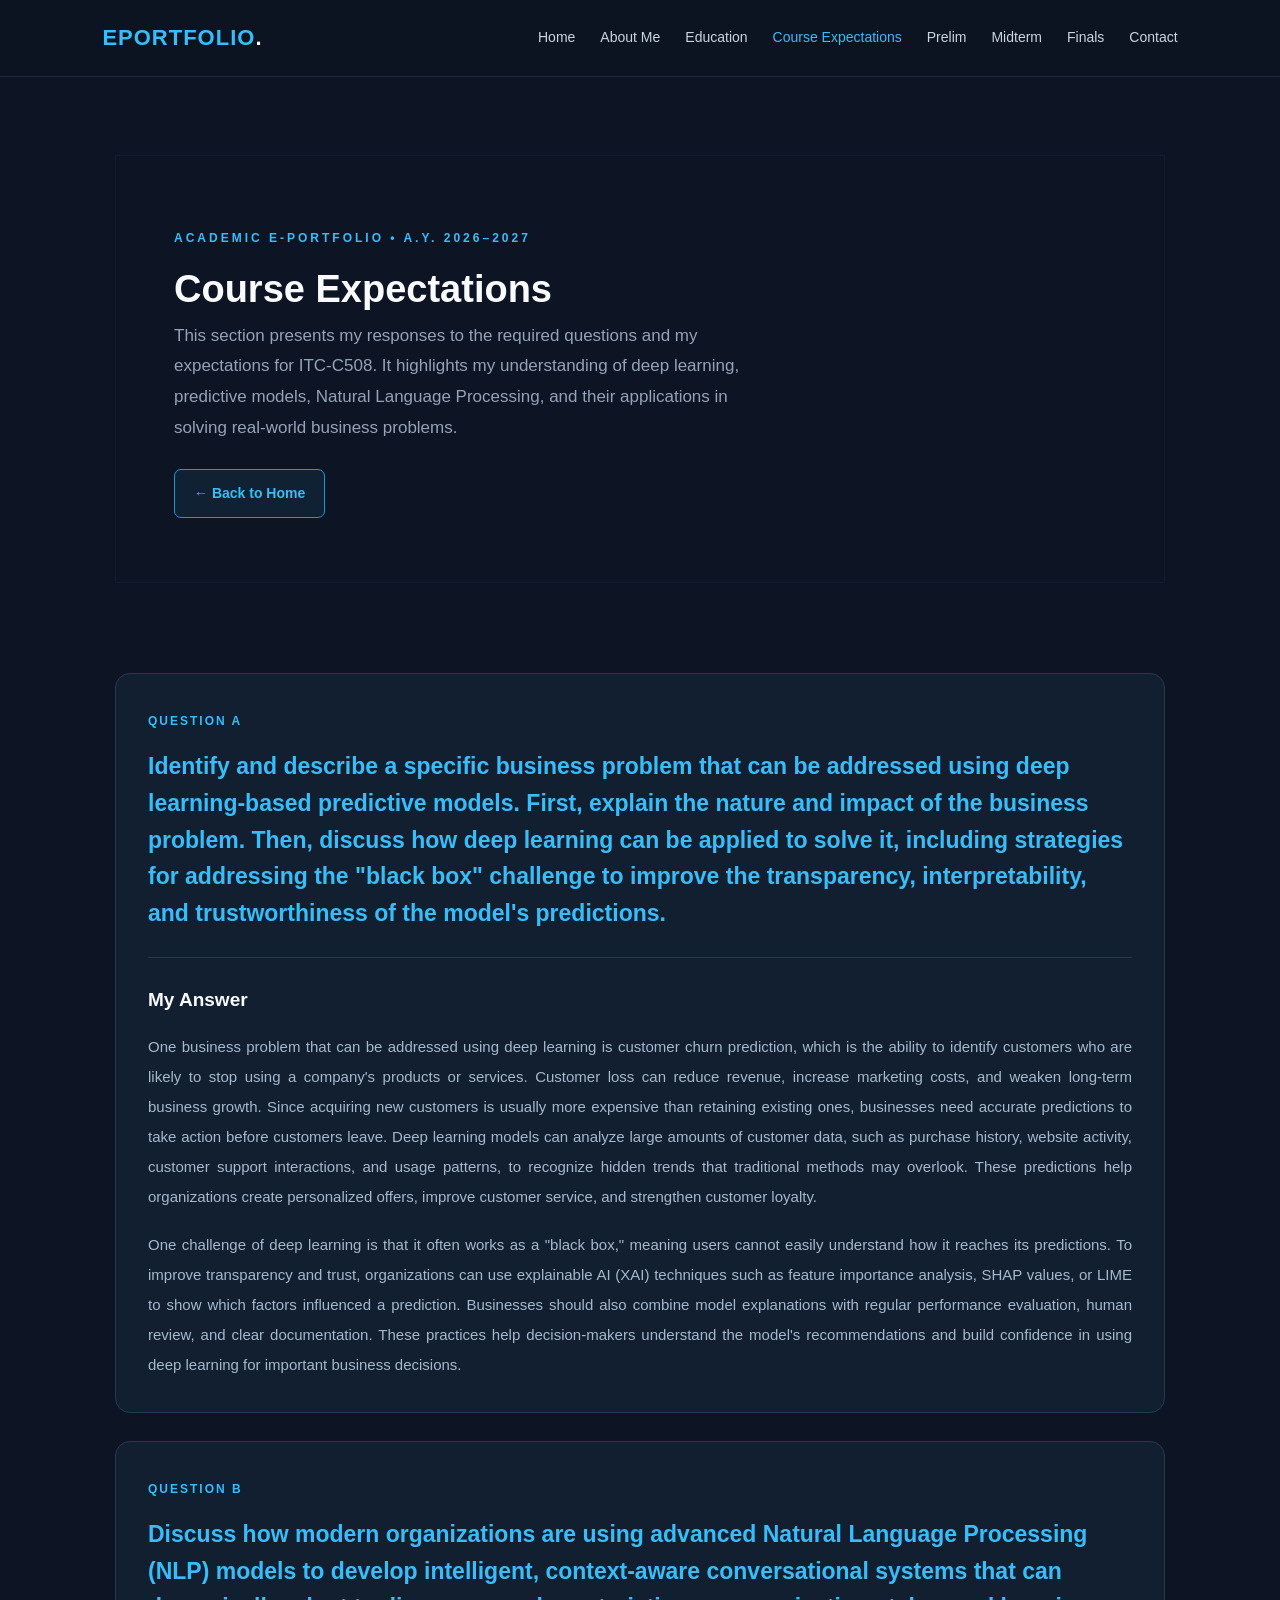
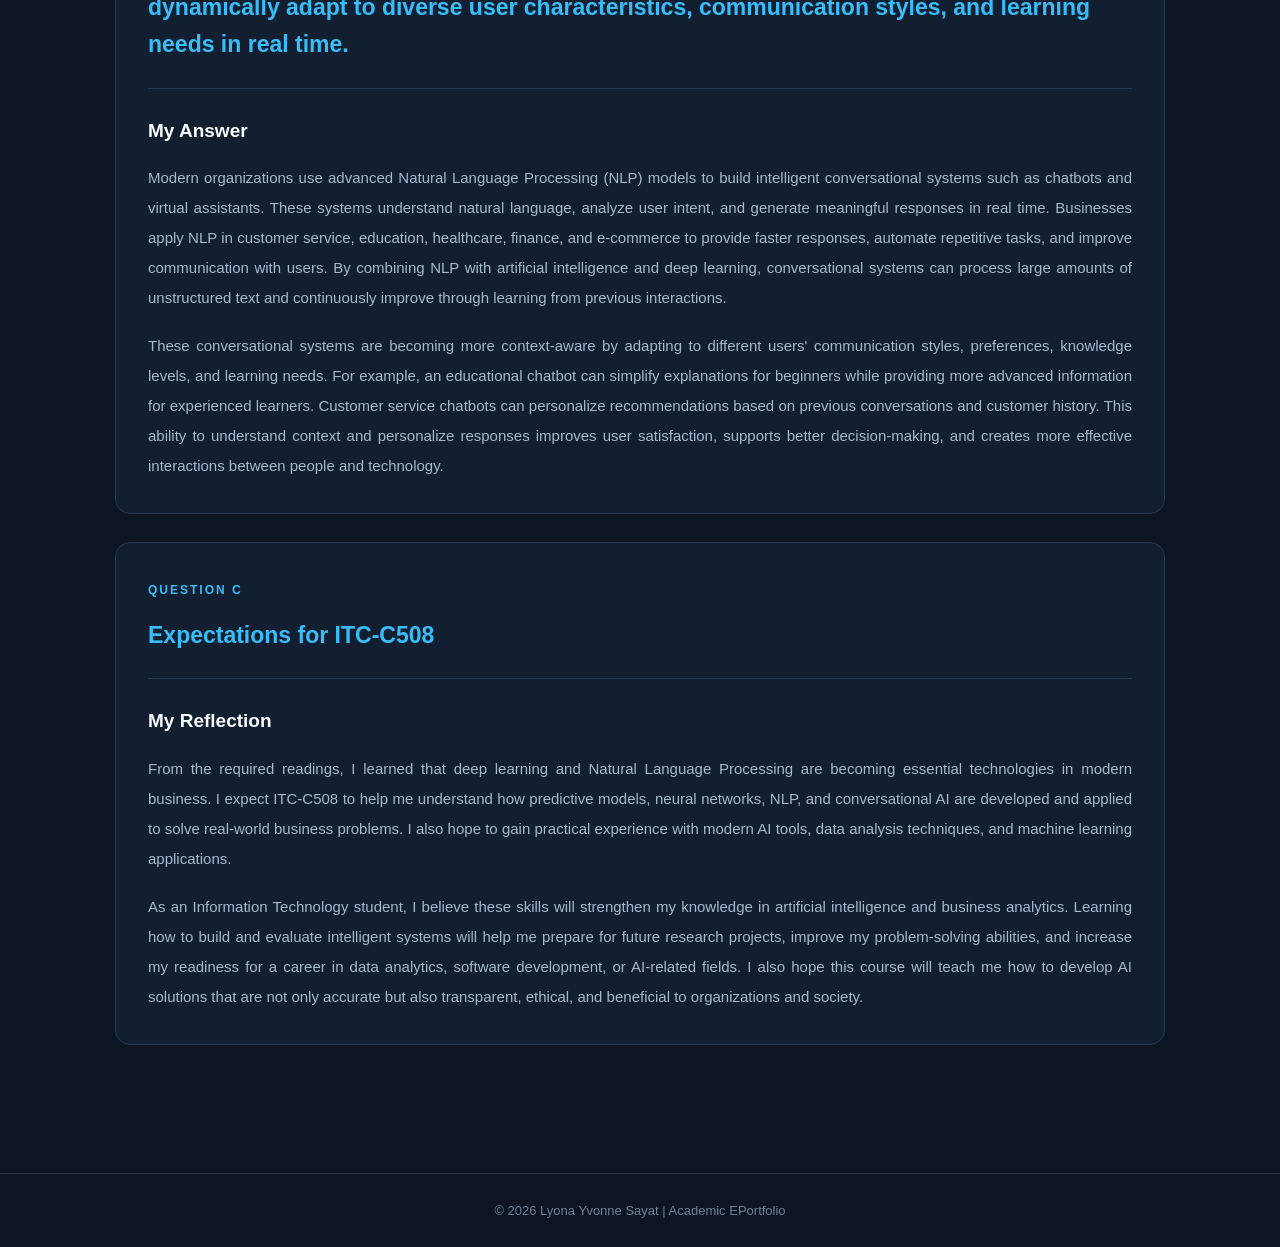
<file: Course Expectations/Course Expectations.html>
<!DOCTYPE html>
<html lang="en">

<head>
    <meta charset="UTF-8">
    <meta name="viewport" content="width=device-width, initial-scale=1.0">

    <meta name="description" content="Course Expectations for ITC-C508 by Lyona Yvonne Sayat.">

    <title>Course Expectations | Lyona Yvonne Sayat</title>

    <style>
        * {
            margin: 0;
            padding: 0;
            box-sizing: border-box;
        }

        html {
            scroll-behavior: smooth;
        }

        body {
            font-family: Arial, Helvetica, sans-serif;
            background: #0d1524;
            color: #e5edf7;
            line-height: 1.8;
            overflow-x: hidden;
        }

        .site-nav {
            display: flex;
            align-items: center;
            justify-content: space-between;
            gap: 30px;
            padding: 18px 8%;
            background: rgba(13, 20, 35, .97);
            border-bottom: 1px solid #1e293b;
        }

        .site-logo {
            color: #38bdf8;
            font-size: 22px;
            font-weight: 800;
            letter-spacing: 1px;
            text-decoration: none;
        }

        .site-logo span {
            color: #fff;
        }

        .site-nav nav {
            display: flex;
            flex-wrap: wrap;
            justify-content: center;
            align-items: center;
            gap: 15px 25px;
        }

        .site-nav nav a {
            color: #cbd5e1;
            font-size: 14px;
            font-weight: 500;
            text-decoration: none;
        }

        .site-nav nav a:hover,
        .site-nav nav a.active {
            color: #38bdf8;
        }

        .page-container {
            width: min(100% - 40px, 1050px);
            margin: 0 auto;
            padding: 78px 0 100px;
        }

        .page-container > header {
            width: 100%;
            margin-bottom: 90px;
            padding: 72px 58px 64px;
            background: #0d1423;
            border: 1px solid #111c2e;
        }

        .section-label {
            color: #38bdf8;
            font-size: 12px;
            font-weight: bold;
            letter-spacing: 3px;
            text-transform: uppercase;
            margin-bottom: 18px;
        }

        .page-title {
            color: #f8fafc;
            font-size: clamp(28px, 4vw, 38px);
            line-height: 1.2;
            margin: 5px 0 8px;
        }

        .page-description {
            color: #94a3b8;
            font-size: 17px;
            max-width: 590px;
            margin-bottom: 0;
        }

        .back-button {
            display: inline-block;
            text-decoration: none;
            color: #38bdf8;
            border: 1px solid #159bd0;
            background: rgba(56, 189, 248, .08);
            padding: 11px 19px;
            border-radius: 7px;
            font-size: 14px;
            font-weight: bold;
            margin-top: 26px;
            transition: 0.3s ease;
        }

        .back-button:hover {
            background: #38bdf8;
            color: #07111f;
            transform: translateY(-2px);
        }

        .question-card {
            background: #121f31;
            border: 1px solid #233a53;
            border-radius: 15px;
            padding: 32px;
            margin-bottom: 28px;
            transition: 0.3s ease;
        }

        .question-card:hover {
            border-color: #159bd0;
        }

        .question-label {
            display: inline-block;
            color: #38bdf8;
            font-size: 12px;
            font-weight: bold;
            letter-spacing: 2px;
            text-transform: uppercase;
            margin-bottom: 15px;
        }

        .question-card h2 {
            color: #38bdf8;
            font-size: 23px;
            line-height: 1.6;
            margin-bottom: 25px;
        }

        .answer-divider {
            height: 1px;
            background: #263b52;
            margin: 25px 0;
        }

        .answer-title {
            color: #f8fafc;
            font-size: 19px;
            margin-bottom: 15px;
        }

        .question-card p {
            color: #a7b8cc;
            font-size: 15px;
            line-height: 2;
            margin-bottom: 18px;
            text-align: justify;
        }

        .question-card p:last-child {
            margin-bottom: 0;
        }

        .expectations-card h2 {
            color: #38bdf8;
        }

        .footer {
            text-align: center;
            border-top: 1px solid #233247;
            padding: 25px 15px;
            color: #718096;
            font-size: 13px;
        }

        @media (max-width: 600px) {
            .site-nav {
                flex-direction: column;
                gap: 18px;
                padding: 18px 5%;
            }

            .site-nav nav {
                gap: 12px 15px;
            }

            .site-nav nav a {
                font-size: 12px;
            }

            .page-container {
                width: min(100% - 28px, 1050px);
                padding-top: 52px;
            }

            .page-container > header {
                padding: 42px 22px;
                margin-bottom: 60px;
            }

            .question-card {
                padding: 22px;
            }

            .question-card h2 {
                font-size: 19px;
            }

            .question-card p {
                font-size: 14px;
                text-align: left;
            }
        }
    </style>
</head>

<body>

    <header class="site-nav">
        <a class="site-logo" href="../index.html">EPORTFOLIO<span>.</span></a>
        <nav aria-label="Primary navigation">
            <a href="../index.html">Home</a>
            <a href="../index.html#about">About Me</a>
            <a href="../index.html#education">Education</a>
            <a class="active" href="Course%20Expectations.html">Course Expectations</a>
            <a href="../Prelim/Prelim.html">Prelim</a>
            <a href="../Midterm/Midterm.html">Midterm</a>
            <a href="../Finals/Finals.html">Finals</a>
            <a href="../index.html#contact">Contact</a>
        </nav>
    </header>

    <main class="page-container">

        <!-- PAGE HEADER -->
        <header>
            <p class="section-label">
                ACADEMIC E-PORTFOLIO • A.Y. 2026–2027
            </p>

            <h1 class="page-title">Course Expectations</h1>

            <p class="page-description">
                This section presents my responses to the required
                questions and my expectations for ITC-C508. It
                highlights my understanding of deep learning,
                predictive models, Natural Language Processing,
                and their applications in solving real-world
                business problems.
            </p>

            <a href="../index.html" class="back-button">
                ← Back to Home
            </a>
        </header>


        <!-- QUESTION A -->
        <section class="question-card">

            <span class="question-label">Question A</span>

            <h2>
                Identify and describe a specific business problem
                that can be addressed using deep learning-based
                predictive models. First, explain the nature and
                impact of the business problem. Then, discuss how
                deep learning can be applied to solve it, including
                strategies for addressing the "black box" challenge
                to improve the transparency, interpretability, and
                trustworthiness of the model's predictions.
            </h2>

            <div class="answer-divider"></div>

            <h3 class="answer-title">My Answer</h3>

            <p>
                One business problem that can be addressed using
                deep learning is customer churn prediction, which
                is the ability to identify customers who are likely
                to stop using a company's products or services.
                Customer loss can reduce revenue, increase
                marketing costs, and weaken long-term business
                growth. Since acquiring new customers is usually
                more expensive than retaining existing ones,
                businesses need accurate predictions to take
                action before customers leave. Deep learning
                models can analyze large amounts of customer
                data, such as purchase history, website activity,
                customer support interactions, and usage patterns,
                to recognize hidden trends that traditional
                methods may overlook. These predictions help
                organizations create personalized offers, improve
                customer service, and strengthen customer loyalty.
            </p>

            <p>
                One challenge of deep learning is that it often
                works as a "black box," meaning users cannot
                easily understand how it reaches its predictions.
                To improve transparency and trust, organizations
                can use explainable AI (XAI) techniques such as
                feature importance analysis, SHAP values, or
                LIME to show which factors influenced a
                prediction. Businesses should also combine model
                explanations with regular performance evaluation,
                human review, and clear documentation. These
                practices help decision-makers understand the
                model's recommendations and build confidence
                in using deep learning for important business
                decisions.
            </p>

        </section>


        <!-- QUESTION B -->
        <section class="question-card">

            <span class="question-label">Question B</span>

            <h2>
                Discuss how modern organizations are using
                advanced Natural Language Processing (NLP)
                models to develop intelligent, context-aware
                conversational systems that can dynamically
                adapt to diverse user characteristics,
                communication styles, and learning needs
                in real time.
            </h2>

            <div class="answer-divider"></div>

            <h3 class="answer-title">My Answer</h3>

            <p>
                Modern organizations use advanced Natural
                Language Processing (NLP) models to build
                intelligent conversational systems such as
                chatbots and virtual assistants. These systems
                understand natural language, analyze user intent,
                and generate meaningful responses in real time.
                Businesses apply NLP in customer service,
                education, healthcare, finance, and e-commerce
                to provide faster responses, automate repetitive
                tasks, and improve communication with users.
                By combining NLP with artificial intelligence
                and deep learning, conversational systems can
                process large amounts of unstructured text and
                continuously improve through learning from
                previous interactions.
            </p>

            <p>
                These conversational systems are becoming
                more context-aware by adapting to different
                users' communication styles, preferences,
                knowledge levels, and learning needs. For
                example, an educational chatbot can simplify
                explanations for beginners while providing
                more advanced information for experienced
                learners. Customer service chatbots can
                personalize recommendations based on previous
                conversations and customer history. This ability
                to understand context and personalize responses
                improves user satisfaction, supports better
                decision-making, and creates more effective
                interactions between people and technology.
            </p>

        </section>


        <!-- QUESTION C -->
        <section class="question-card expectations-card">

            <span class="question-label">Question C</span>

            <h2>Expectations for ITC-C508</h2>

            <div class="answer-divider"></div>

            <h3 class="answer-title">My Reflection</h3>

            <p>
                From the required readings, I learned that deep
                learning and Natural Language Processing are
                becoming essential technologies in modern
                business. I expect ITC-C508 to help me understand
                how predictive models, neural networks, NLP,
                and conversational AI are developed and applied
                to solve real-world business problems. I also
                hope to gain practical experience with modern
                AI tools, data analysis techniques, and machine
                learning applications.
            </p>

            <p>
                As an Information Technology student, I believe
                these skills will strengthen my knowledge in
                artificial intelligence and business analytics.
                Learning how to build and evaluate intelligent
                systems will help me prepare for future research
                projects, improve my problem-solving abilities,
                and increase my readiness for a career in data
                analytics, software development, or AI-related
                fields. I also hope this course will teach me
                how to develop AI solutions that are not only
                accurate but also transparent, ethical, and
                beneficial to organizations and society.
            </p>

        </section>

    </main>


    <!-- FOOTER -->
    <footer class="footer">
        <p>
            © 2026 Lyona Yvonne Sayat | Academic EPortfolio
        </p>
    </footer>

</body>
</html>
</file>
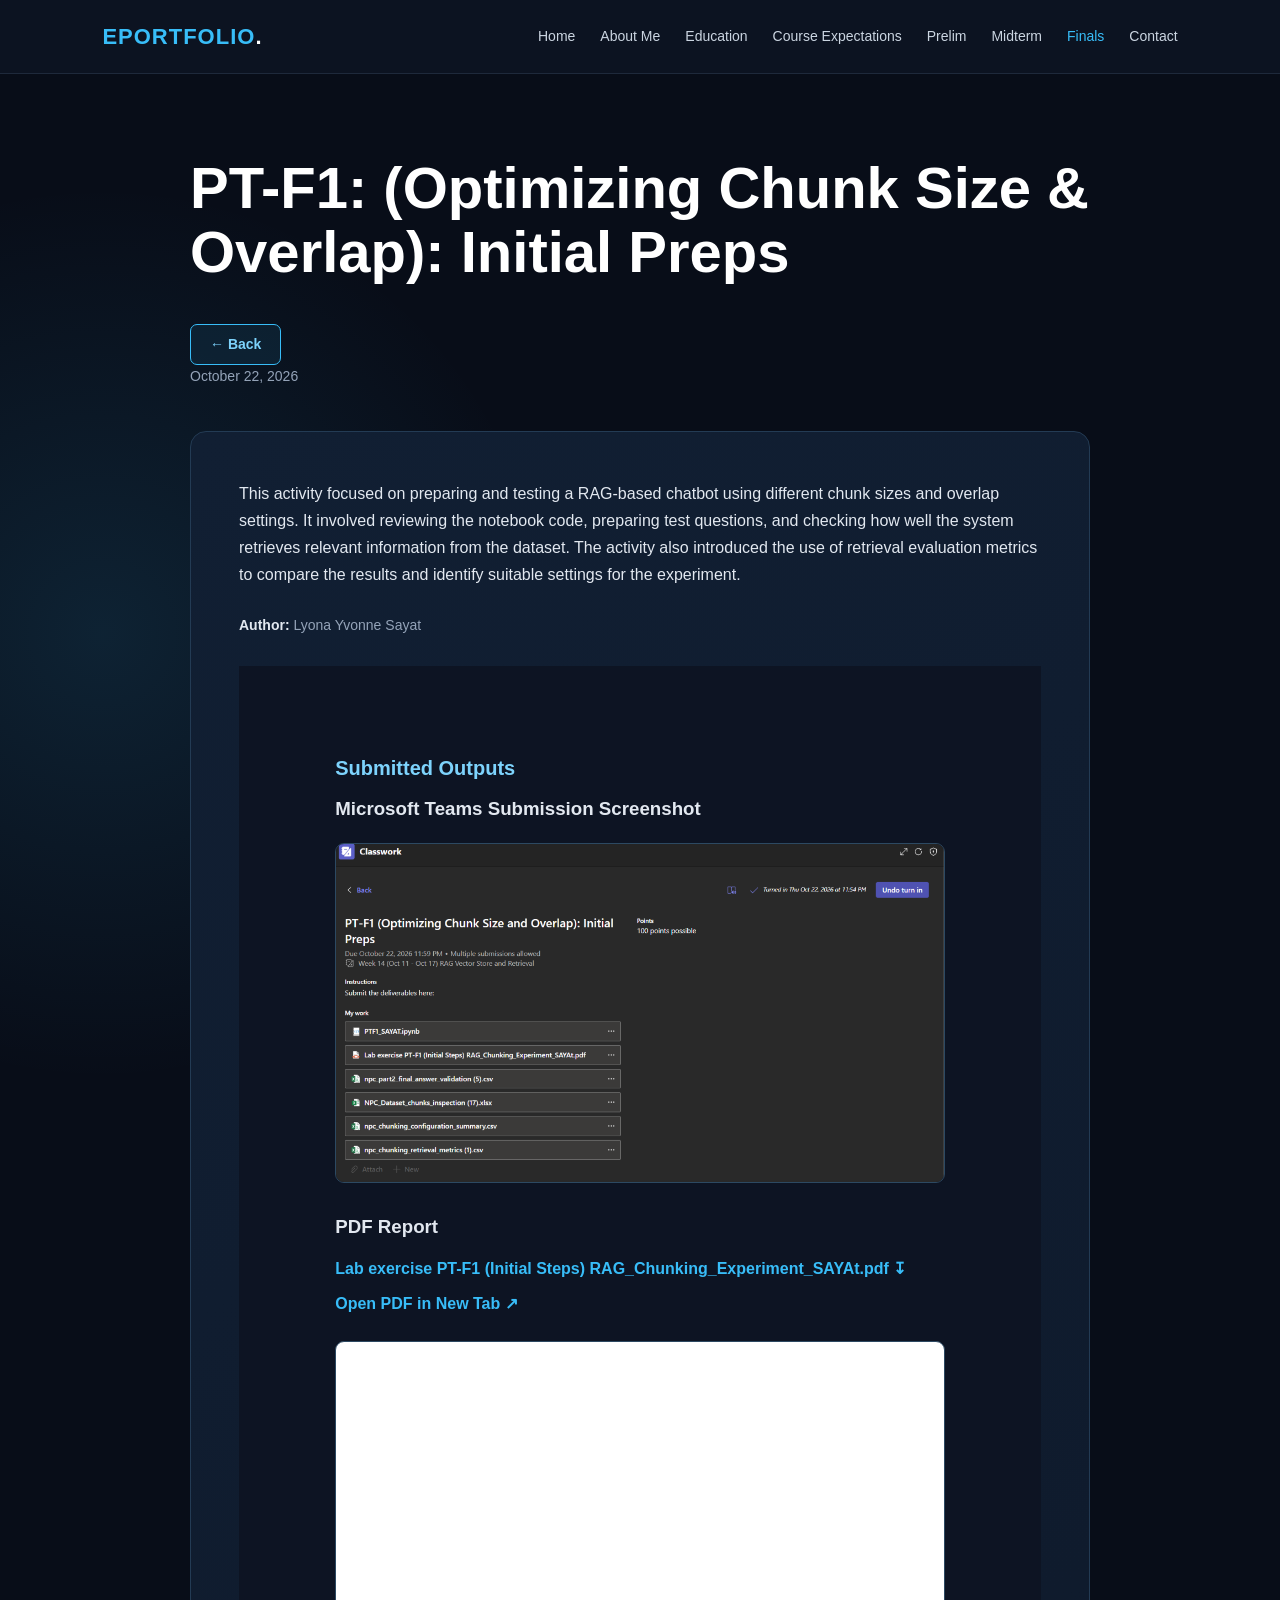
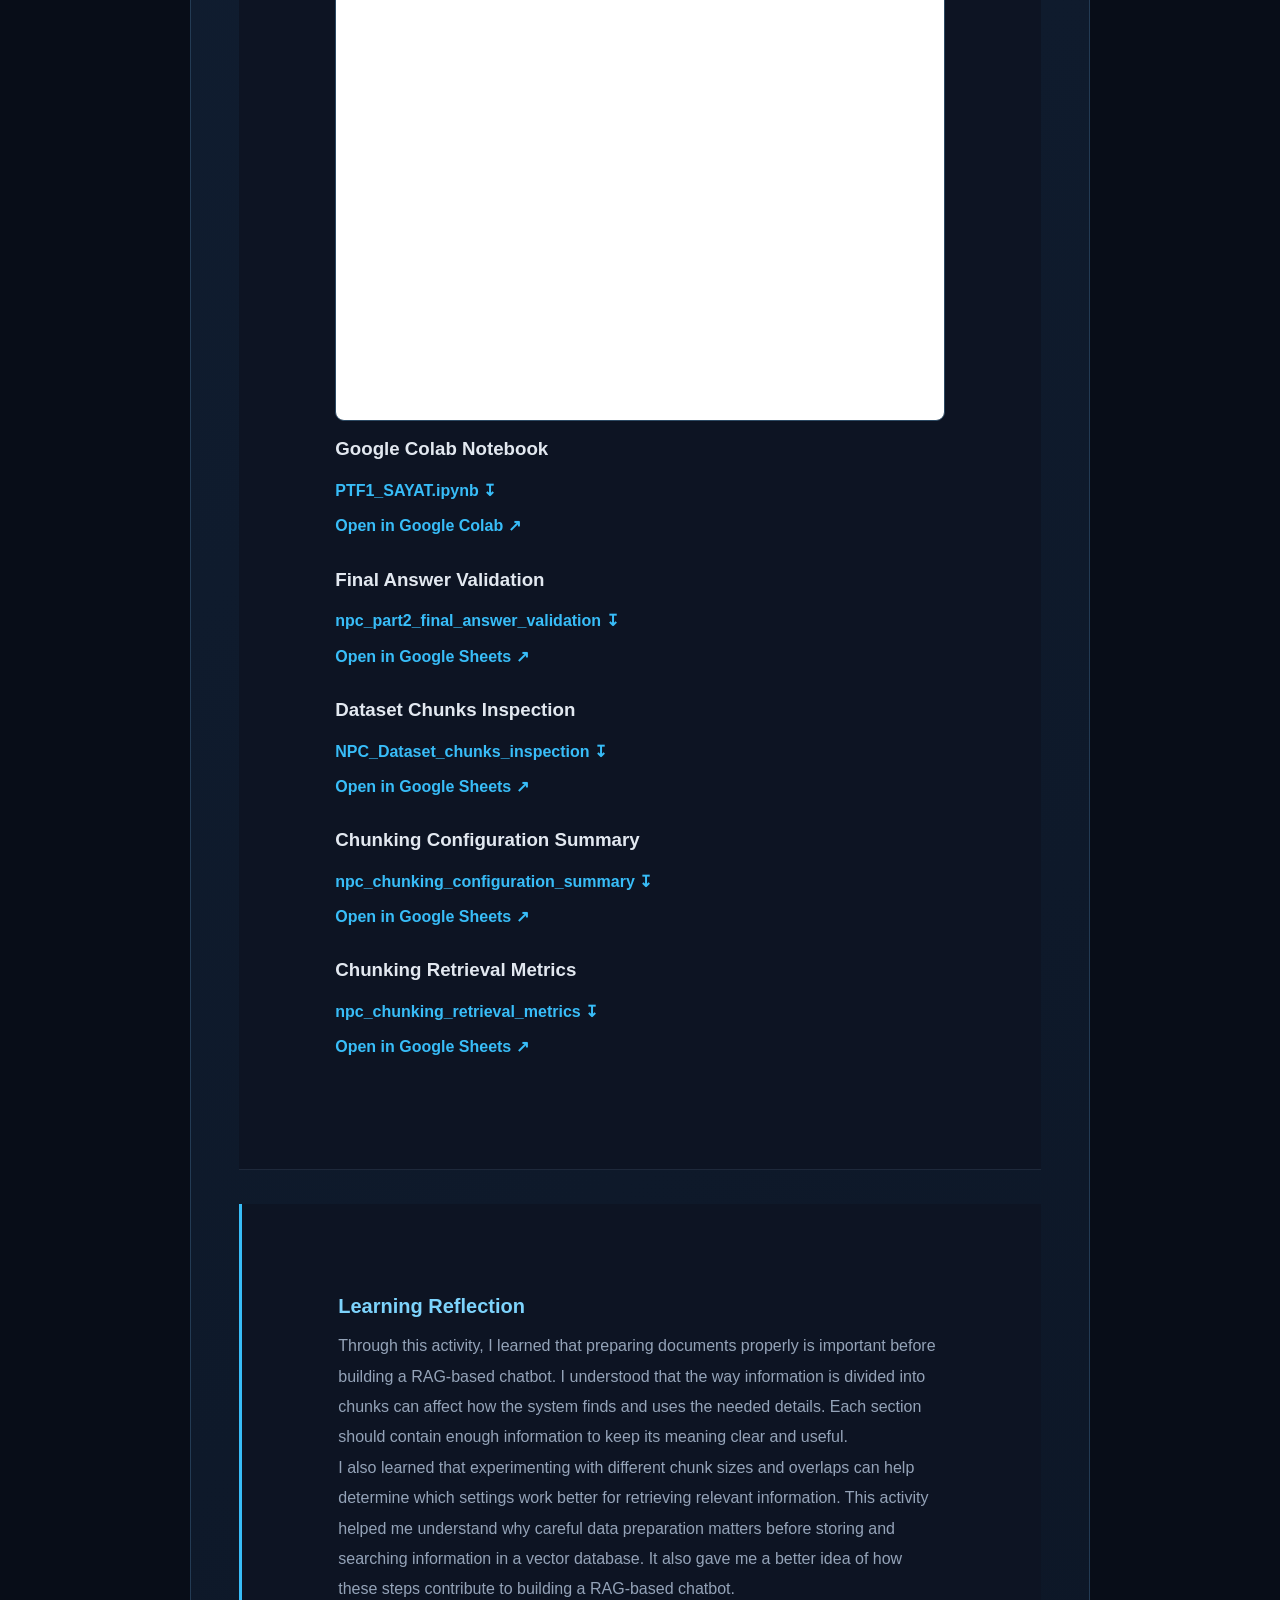
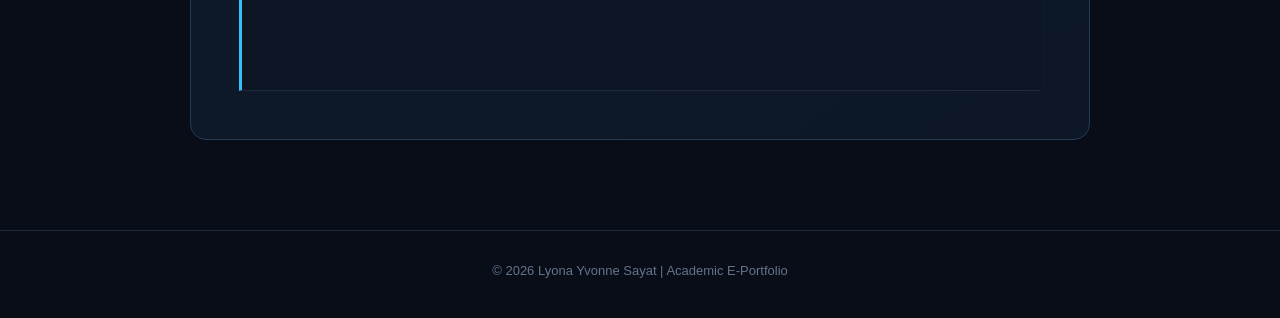
<file: Finals/activity-01.html>
<!doctype html>
<html lang="en">
<head>
    <meta charset="UTF-8">
    <meta name="viewport" content="width=device-width, initial-scale=1">
    <title>PT-F1: Initial Preps | Academic E-Portfolio</title>
    <link rel="stylesheet" href="../style.css">
    <link rel="stylesheet" href="finals.css">
</head>
<body class="finals-body">
    <header class="finals-nav">
        <a class="finals-logo" href="../index.html">EPORTFOLIO<span>.</span></a>
        <nav aria-label="Primary navigation">
            <a href="../index.html">Home</a>
            <a href="../index.html#about">About Me</a>
            <a href="../index.html#education">Education</a>
            <a href="../Course%20Expectations/Course%20Expectations.html">Course Expectations</a>
            <a href="../Prelim/Prelim.html">Prelim</a>
            <a href="../Midterm/Midterm.html">Midterm</a>
            <a class="active" href="Finals.html">Finals</a>
            <a href="../index.html#contact">Contact</a>
        </nav>
    </header>

    <main class="activity-page">
        <div class="detail-top">
            <div class="detail-heading">
                <h1>PT-F1: (Optimizing Chunk Size &amp; Overlap): Initial Preps</h1>
                <a class="back-button" href="Finals.html">← Back</a>
            </div>
            <p class="detail-date">October 22, 2026</p>
        </div>

        <article class="detail-panel">
            <p>This activity focused on preparing and testing a RAG-based chatbot using different chunk sizes and overlap settings. It involved reviewing the notebook code, preparing test questions, and checking how well the system retrieves relevant information from the dataset. The activity also introduced the use of retrieval evaluation metrics to compare the results and identify suitable settings for the experiment.</p>
            <p class="author"><strong>Author:</strong> <span>Lyona Yvonne Sayat</span></p>

            <section class="output-block">
                <h2>Submitted Outputs</h2>

                <h3>Microsoft Teams Submission Screenshot</h3>
                <img class="submission-image" src="Files/pt-f1-submission.png" alt="PT-F1 Microsoft Teams submission screenshot">

                <h3>PDF Report</h3>
                <div class="file-card">
                    <a class="file-link" href="Files/Lab%20exercise%20PT-F1%20(Initial%20Steps)%20RAG_Chunking_Experiment_SAYAt.pdf" download>Lab exercise PT-F1 (Initial Steps) RAG_Chunking_Experiment_SAYAt.pdf ↧</a>
                    <a class="file-link" href="Files/Lab%20exercise%20PT-F1%20(Initial%20Steps)%20RAG_Chunking_Experiment_SAYAt.pdf" target="_blank" rel="noopener">Open PDF in New Tab ↗</a>
                </div>
                <iframe class="pdf-preview" src="Files/Lab%20exercise%20PT-F1%20(Initial%20Steps)%20RAG_Chunking_Experiment_SAYAt.pdf" title="Lab exercise PT-F1 Initial Steps RAG Chunking Experiment report" loading="lazy"></iframe>

                <h3>Google Colab Notebook</h3>
                <div class="file-card">
                    <a class="file-link" href="https://colab.research.google.com/drive/19ABN4bY--QP9LwD3DiDLxeoUDdG9MQCh?usp=sharing" target="_blank" rel="noopener">PTF1_SAYAT.ipynb ↧</a>
                    <a class="file-link" href="https://colab.research.google.com/drive/19ABN4bY--QP9LwD3DiDLxeoUDdG9MQCh?usp=sharing" target="_blank" rel="noopener">Open in Google Colab ↗</a>
                </div>

                <h3>Final Answer Validation</h3>
                <div class="file-card">
                    <a class="file-link" href="https://docs.google.com/spreadsheets/d/1AZj8a2Vhw-MuaiqXseU9BUya5G4QrDzsUNH18gQjKWE/edit?usp=sharing" target="_blank" rel="noopener">npc_part2_final_answer_validation ↧</a>
                    <a class="file-link" href="https://docs.google.com/spreadsheets/d/1AZj8a2Vhw-MuaiqXseU9BUya5G4QrDzsUNH18gQjKWE/edit?usp=sharing" target="_blank" rel="noopener">Open in Google Sheets ↗</a>
                </div>

                <h3>Dataset Chunks Inspection</h3>
                <div class="file-card">
                    <a class="file-link" href="https://docs.google.com/spreadsheets/d/1IqOKUi1SCmpXXDtXddoPiSSwkXBCeIi0VnKlfDjZP2E/edit?usp=sharing" target="_blank" rel="noopener">NPC_Dataset_chunks_inspection ↧</a>
                    <a class="file-link" href="https://docs.google.com/spreadsheets/d/1IqOKUi1SCmpXXDtXddoPiSSwkXBCeIi0VnKlfDjZP2E/edit?usp=sharing" target="_blank" rel="noopener">Open in Google Sheets ↗</a>
                </div>

                <h3>Chunking Configuration Summary</h3>
                <div class="file-card">
                    <a class="file-link" href="https://docs.google.com/spreadsheets/d/1rREDlJaEGYrfepVW0wtqqnAJE__yrFfOyBq-rLajDqc/edit?usp=sharing" target="_blank" rel="noopener">npc_chunking_configuration_summary ↧</a>
                    <a class="file-link" href="https://docs.google.com/spreadsheets/d/1rREDlJaEGYrfepVW0wtqqnAJE__yrFfOyBq-rLajDqc/edit?usp=sharing" target="_blank" rel="noopener">Open in Google Sheets ↗</a>
                </div>

                <h3>Chunking Retrieval Metrics</h3>
                <div class="file-card">
                    <a class="file-link" href="https://docs.google.com/spreadsheets/d/1h7HfzdYVkiPWqwMuHsDXEYKIoby9LJ7A5mXS2uuI7kU/edit?usp=sharing" target="_blank" rel="noopener">npc_chunking_retrieval_metrics ↧</a>
                    <a class="file-link" href="https://docs.google.com/spreadsheets/d/1h7HfzdYVkiPWqwMuHsDXEYKIoby9LJ7A5mXS2uuI7kU/edit?usp=sharing" target="_blank" rel="noopener">Open in Google Sheets ↗</a>
                </div>
            </section>

            <section class="reflection">
                <h2>Learning Reflection</h2>
                <p>Through this activity, I learned that preparing documents properly is important before building a RAG-based chatbot. I understood that the way information is divided into chunks can affect how the system finds and uses the needed details. Each section should contain enough information to keep its meaning clear and useful.</p>
                <p>I also learned that experimenting with different chunk sizes and overlaps can help determine which settings work better for retrieving relevant information. This activity helped me understand why careful data preparation matters before storing and searching information in a vector database. It also gave me a better idea of how these steps contribute to building a RAG-based chatbot.</p>
            </section>
        </article>
    </main>

    <footer class="finals-footer"><p>© 2026 Lyona Yvonne Sayat | Academic E-Portfolio</p></footer>
</body>
</html>
</file>
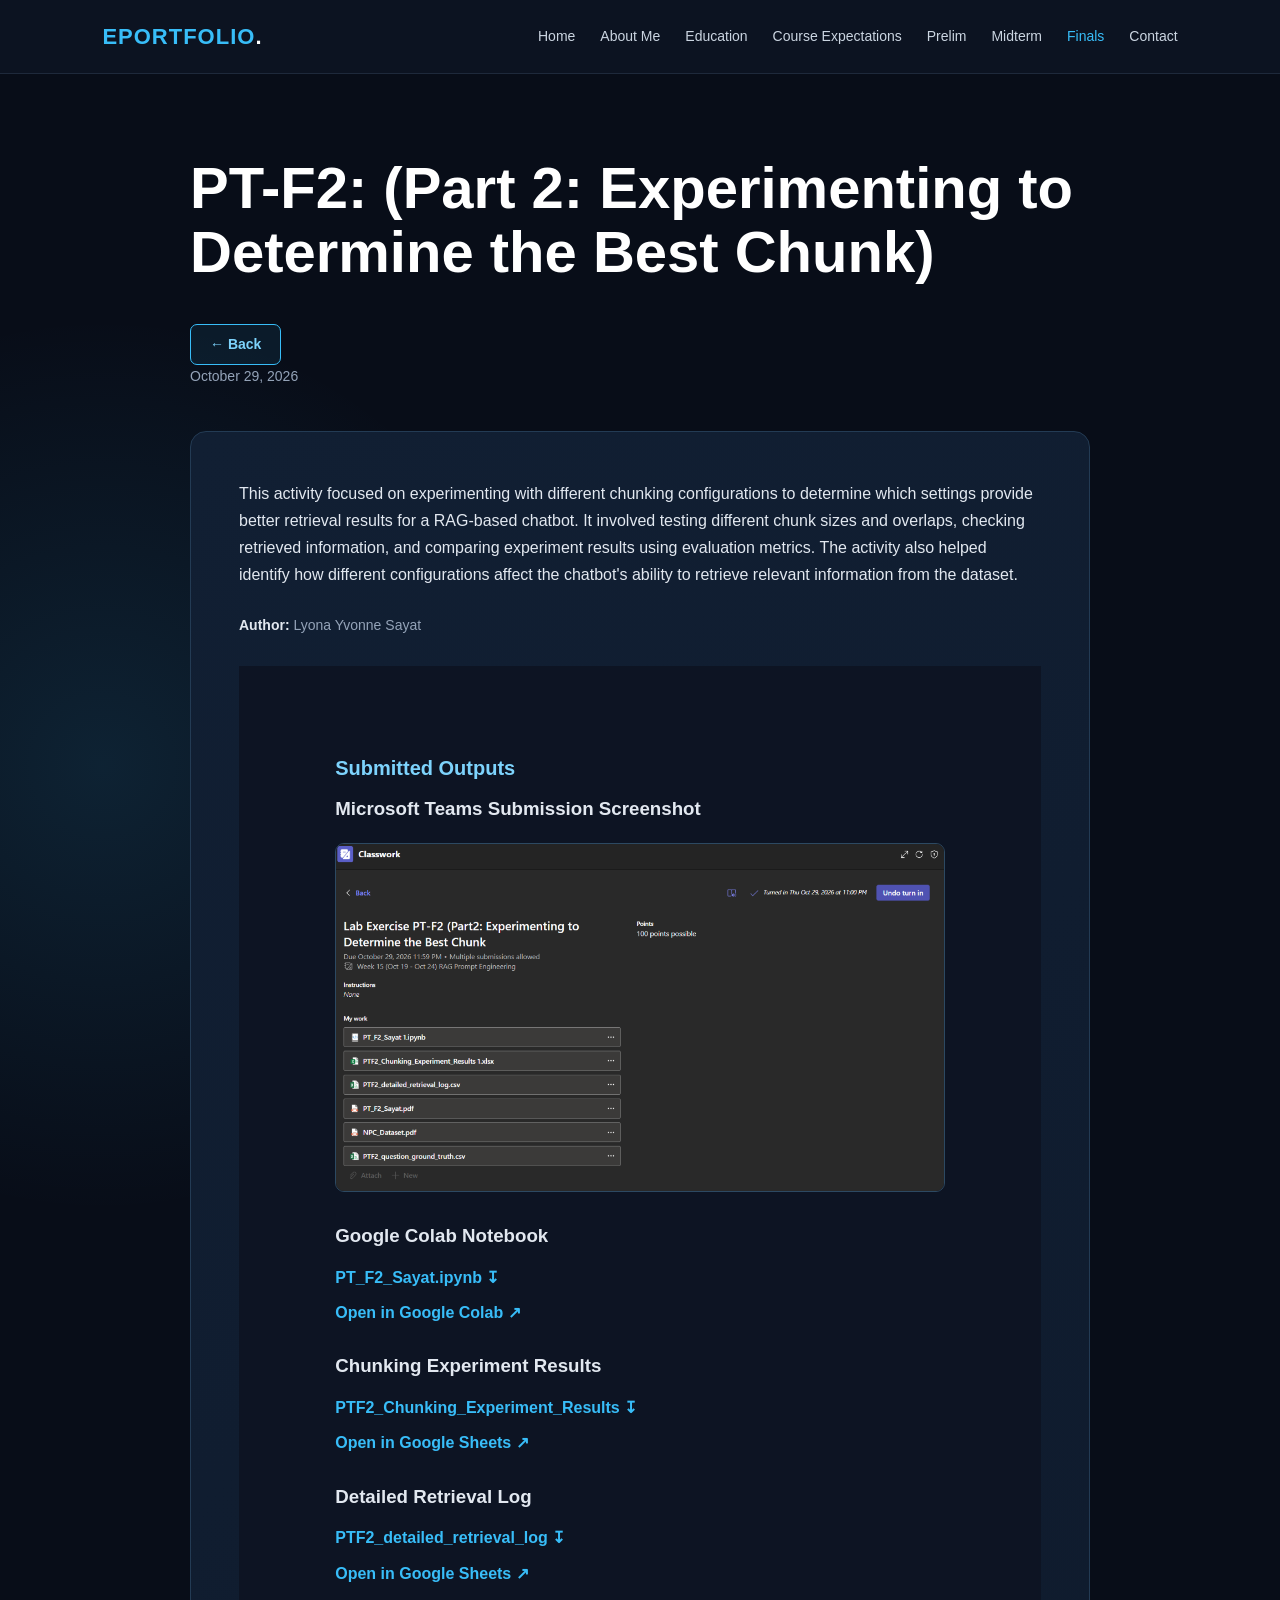
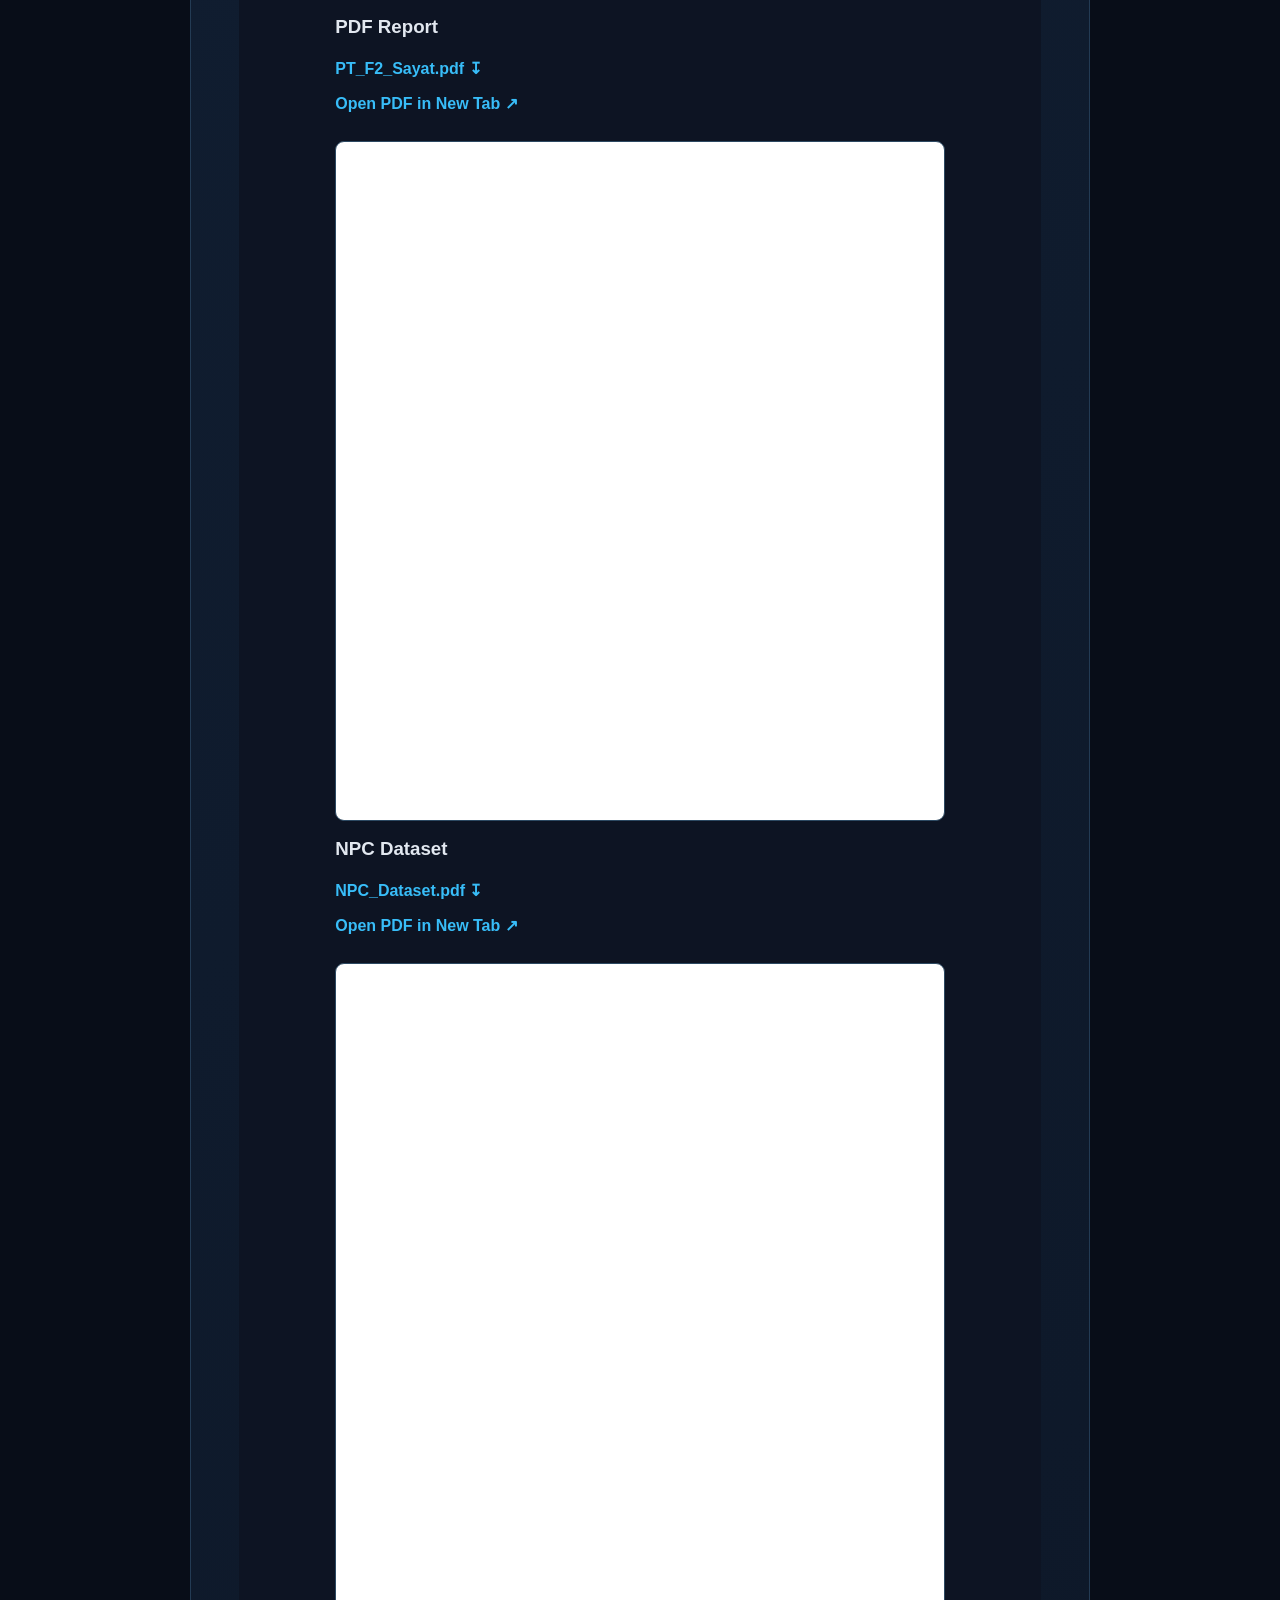
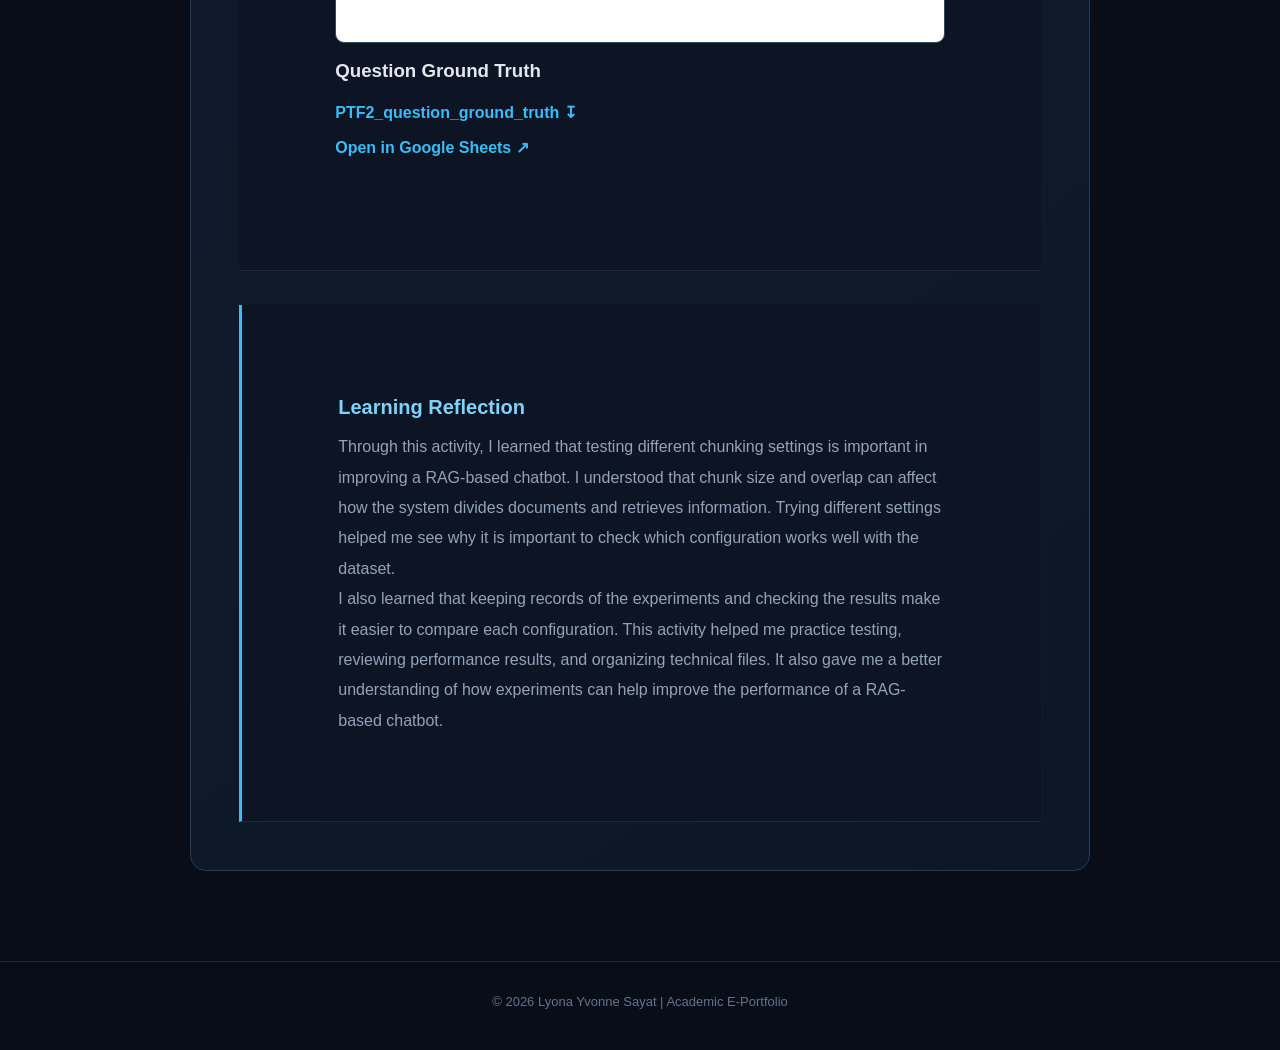
<file: Finals/activity-02.html>
<!doctype html>
<html lang="en">
<head>
    <meta charset="UTF-8">
    <meta name="viewport" content="width=device-width, initial-scale=1">
    <title>PT-F2: Best Chunk Experiment | Academic E-Portfolio</title>
    <link rel="stylesheet" href="../style.css">
    <link rel="stylesheet" href="finals.css">
</head>
<body class="finals-body">
    <header class="finals-nav">
        <a class="finals-logo" href="../index.html">EPORTFOLIO<span>.</span></a>
        <nav aria-label="Primary navigation">
            <a href="../index.html">Home</a>
            <a href="../index.html#about">About Me</a>
            <a href="../index.html#education">Education</a>
            <a href="../Course%20Expectations/Course%20Expectations.html">Course Expectations</a>
            <a href="../Prelim/Prelim.html">Prelim</a>
            <a href="../Midterm/Midterm.html">Midterm</a>
            <a class="active" href="Finals.html">Finals</a>
            <a href="../index.html#contact">Contact</a>
        </nav>
    </header>

    <main class="activity-page">
        <div class="detail-top">
            <div class="detail-heading">
                <h1>PT-F2: (Part 2: Experimenting to Determine the Best Chunk)</h1>
                <a class="back-button" href="Finals.html">← Back</a>
            </div>
            <p class="detail-date">October 29, 2026</p>
        </div>

        <article class="detail-panel">
            <p>This activity focused on experimenting with different chunking configurations to determine which settings provide better retrieval results for a RAG-based chatbot. It involved testing different chunk sizes and overlaps, checking retrieved information, and comparing experiment results using evaluation metrics. The activity also helped identify how different configurations affect the chatbot's ability to retrieve relevant information from the dataset.</p>
            <p class="author"><strong>Author:</strong> <span>Lyona Yvonne Sayat</span></p>

            <section class="output-block">
                <h2>Submitted Outputs</h2>

                <h3>Microsoft Teams Submission Screenshot</h3>
                <img class="submission-image" src="Files/pt-f2-submission.png" alt="PT-F2 Microsoft Teams submission screenshot">

                <h3>Google Colab Notebook</h3>
                <div class="file-card">
                    <a class="file-link" href="https://colab.research.google.com/drive/1ZanewO3ptUnFkSdKK_fxur7e7xfYM-zX?usp=sharing" target="_blank" rel="noopener">PT_F2_Sayat.ipynb ↧</a>
                    <a class="file-link" href="https://colab.research.google.com/drive/1ZanewO3ptUnFkSdKK_fxur7e7xfYM-zX?usp=sharing" target="_blank" rel="noopener">Open in Google Colab ↗</a>
                </div>

                <h3>Chunking Experiment Results</h3>
                <div class="file-card">
                    <a class="file-link" href="https://docs.google.com/spreadsheets/d/1J0_9kFFfnChZs7XoCWASuh4x_-9CbbIIUSzn85FpmBs/edit?usp=sharing" target="_blank" rel="noopener">PTF2_Chunking_Experiment_Results ↧</a>
                    <a class="file-link" href="https://docs.google.com/spreadsheets/d/1J0_9kFFfnChZs7XoCWASuh4x_-9CbbIIUSzn85FpmBs/edit?usp=sharing" target="_blank" rel="noopener">Open in Google Sheets ↗</a>
                </div>

                <h3>Detailed Retrieval Log</h3>
                <div class="file-card">
                    <a class="file-link" href="https://docs.google.com/spreadsheets/d/1zPOg04rgV2Bz5U9zYTRElm2JcSpbygo9qAOD8sCJzBA/edit?usp=sharing" target="_blank" rel="noopener">PTF2_detailed_retrieval_log ↧</a>
                    <a class="file-link" href="https://docs.google.com/spreadsheets/d/1zPOg04rgV2Bz5U9zYTRElm2JcSpbygo9qAOD8sCJzBA/edit?usp=sharing" target="_blank" rel="noopener">Open in Google Sheets ↗</a>
                </div>

                <h3>PDF Report</h3>
                <div class="file-card">
                    <a class="file-link" href="Files/PT_F2_Sayat.pdf" download>PT_F2_Sayat.pdf ↧</a>
                    <a class="file-link" href="Files/PT_F2_Sayat.pdf" target="_blank" rel="noopener">Open PDF in New Tab ↗</a>
                </div>
                <iframe class="pdf-preview" src="Files/PT_F2_Sayat.pdf" title="PT-F2 report" loading="lazy"></iframe>

                <h3>NPC Dataset</h3>
                <div class="file-card">
                    <a class="file-link" href="Files/NPC_Dataset.pdf" download>NPC_Dataset.pdf ↧</a>
                    <a class="file-link" href="Files/NPC_Dataset.pdf" target="_blank" rel="noopener">Open PDF in New Tab ↗</a>
                </div>
                <iframe class="pdf-preview" src="Files/NPC_Dataset.pdf" title="NPC Dataset PDF" loading="lazy"></iframe>

                <h3>Question Ground Truth</h3>
                <div class="file-card">
                    <a class="file-link" href="https://docs.google.com/spreadsheets/d/1LlkOoM07nvYKxLJmSDiUMkBn08WbVDu3xu48XViI7Ho/edit?usp=sharing" target="_blank" rel="noopener">PTF2_question_ground_truth ↧</a>
                    <a class="file-link" href="https://docs.google.com/spreadsheets/d/1LlkOoM07nvYKxLJmSDiUMkBn08WbVDu3xu48XViI7Ho/edit?usp=sharing" target="_blank" rel="noopener">Open in Google Sheets ↗</a>
                </div>
            </section>

            <section class="reflection">
                <h2>Learning Reflection</h2>
                <p>Through this activity, I learned that testing different chunking settings is important in improving a RAG-based chatbot. I understood that chunk size and overlap can affect how the system divides documents and retrieves information. Trying different settings helped me see why it is important to check which configuration works well with the dataset.</p>
                <p>I also learned that keeping records of the experiments and checking the results make it easier to compare each configuration. This activity helped me practice testing, reviewing performance results, and organizing technical files. It also gave me a better understanding of how experiments can help improve the performance of a RAG-based chatbot.</p>
            </section>
        </article>
    </main>

    <footer class="finals-footer"><p>© 2026 Lyona Yvonne Sayat | Academic E-Portfolio</p></footer>
</body>
</html>
</file>
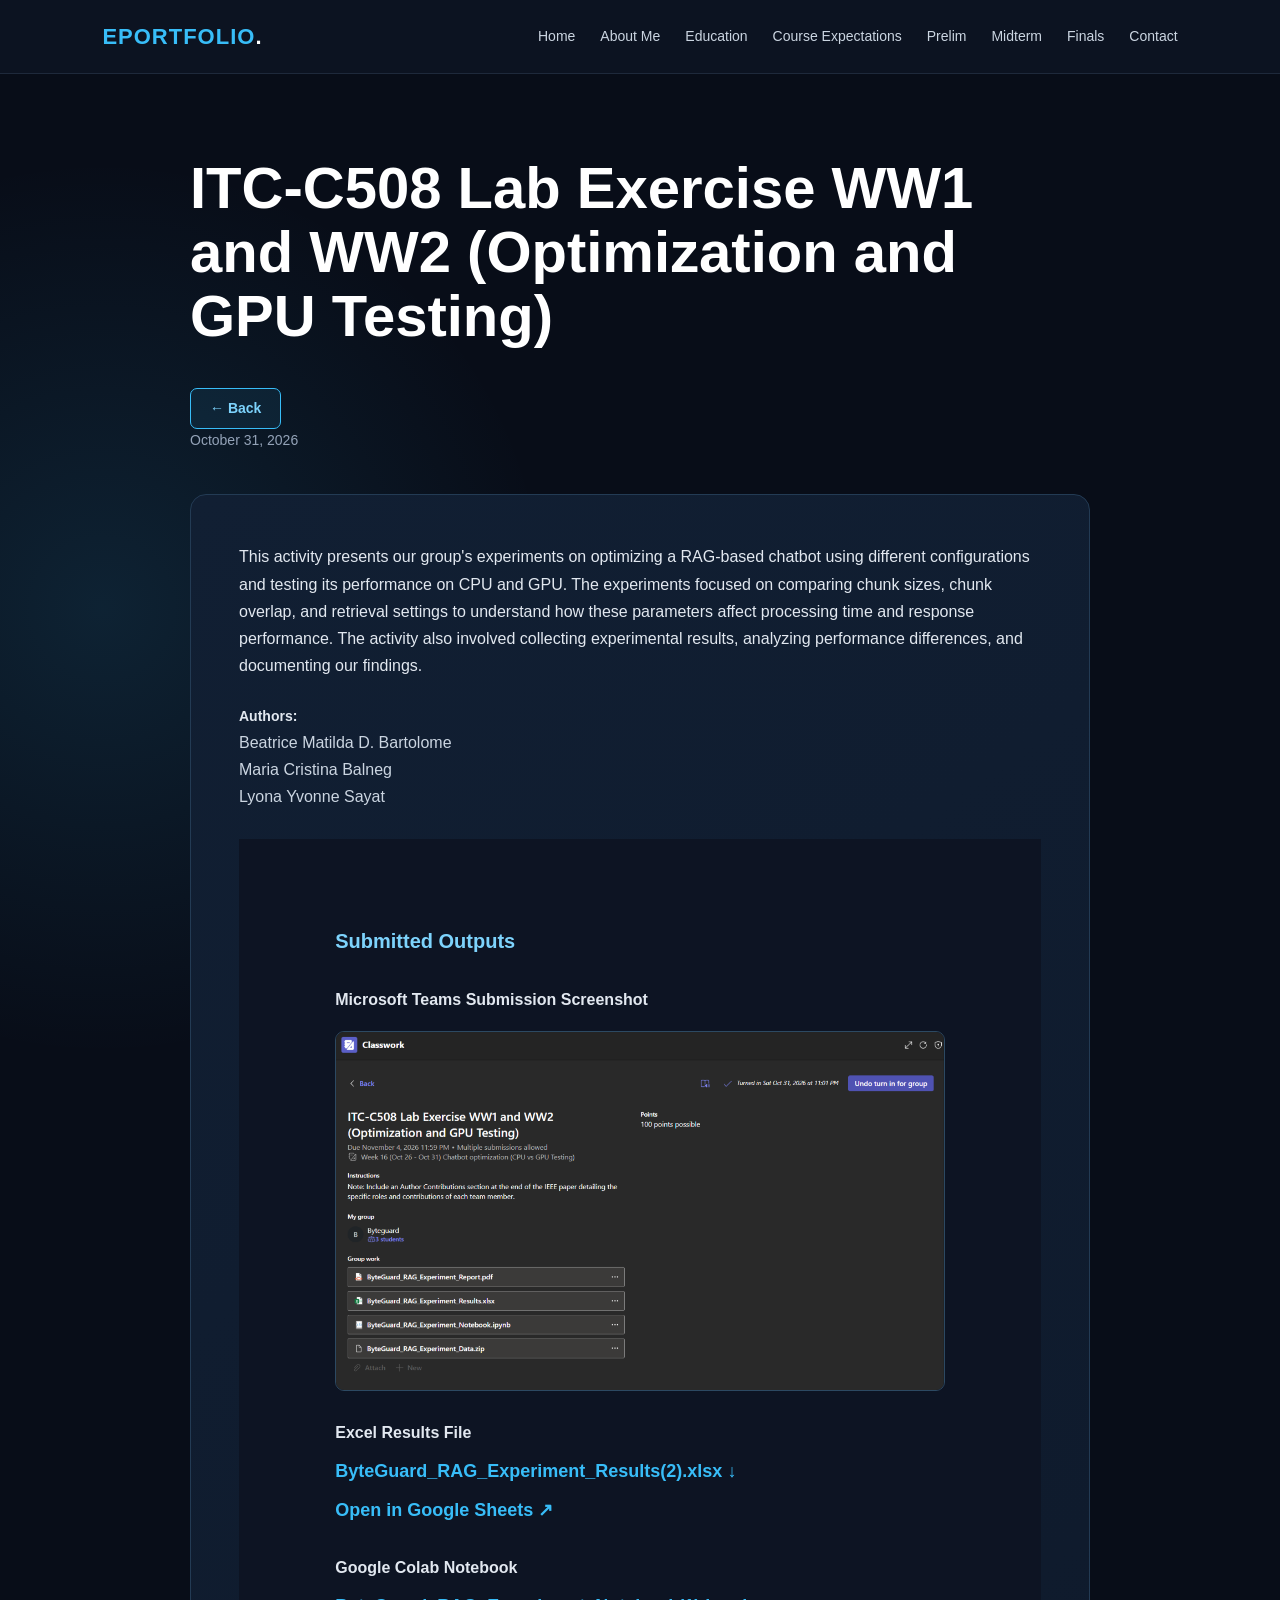
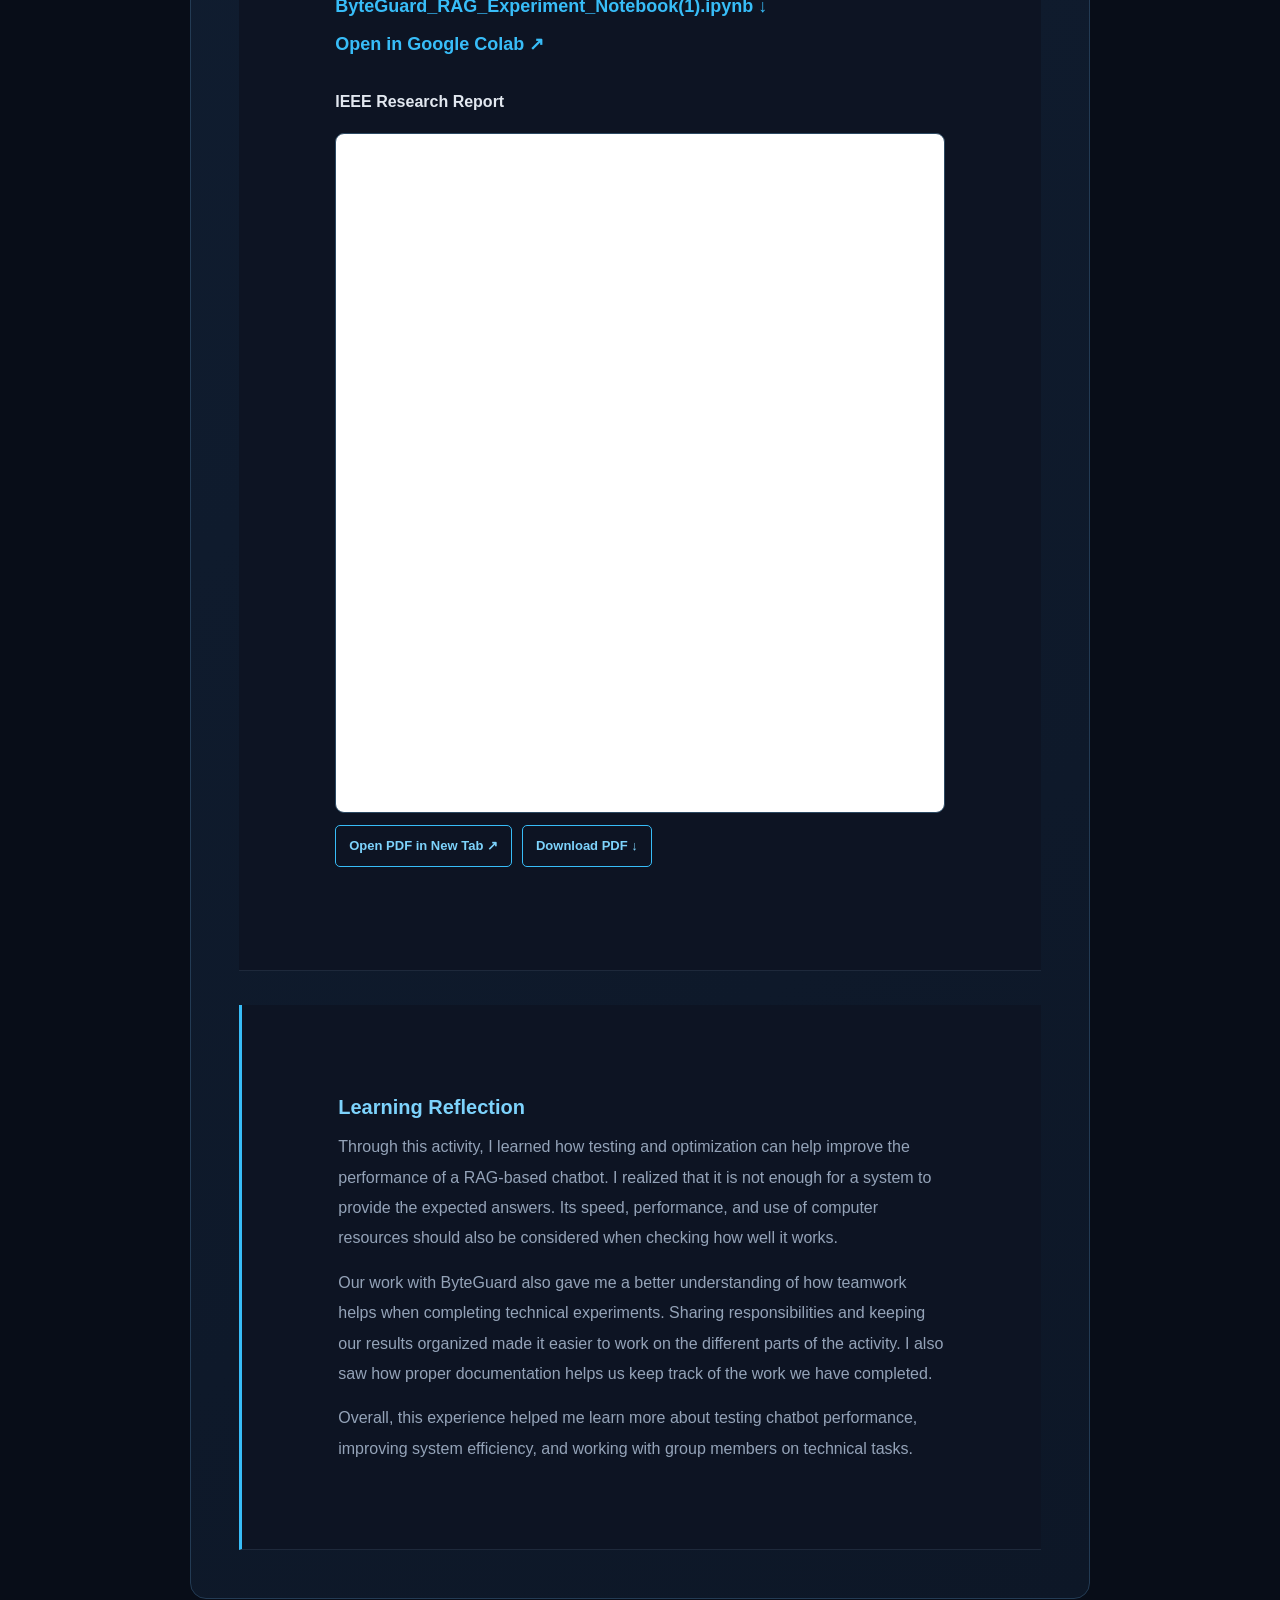
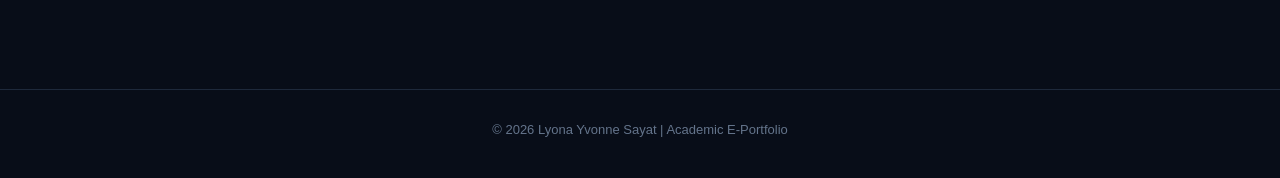
<file: Finals/activity-03.html>
<!doctype html>
<html lang="en">
<head>
    <meta charset="UTF-8">
    <meta name="viewport" content="width=device-width, initial-scale=1">
    <title>ITC-C508 Lab Exercise WW1 and WW2 | Academic E-Portfolio</title>
    <link rel="stylesheet" href="../style.css">
    <link rel="stylesheet" href="finals.css">
    <style>
        .detail-panel p { white-space: pre-line; }
        .authors { color: #cbd5e1; margin: 0; }
        .submission-image { display: block; width: 100%; height: auto; margin: 18px 0 12px; border: 1px solid #2c4962; border-radius: 9px; }
        .output-block { min-height: 0; }
        .output-block h2 { margin-top: 0; }
        .output-block h3 { margin: 28px 0 10px; color: #e2e8f0; font-size: 16px; }
        .file-actions { display: flex; flex-wrap: wrap; gap: 10px; margin: 10px 0 18px; }
        .document-link { display: inline-block; padding: 9px 13px; border: 1px solid #38bdf8; border-radius: 5px; color: #7dd3fc; font-size: 13px; font-weight: 700; text-decoration: none; }
        .document-link:hover, .document-link:focus-visible { background: #38bdf8; color: #07111f; }
        .notebook-links { display: flex; flex-direction: column; align-items: flex-start; gap: 8px; margin: 10px 0 18px; }
        .notebook-file-link, .notebook-colab-link { color: #38bdf8; font-size: 18px; font-weight: 800; text-decoration: none; }
        .notebook-file-link:hover, .notebook-file-link:focus-visible, .notebook-colab-link:hover, .notebook-colab-link:focus-visible { color: #7dd3fc; text-decoration: underline; }
        .pdf-preview { width: 100%; height: 720px; margin: 8px 0 10px; border: 1px solid #2c4962; border-radius: 9px; background: #fff; }
        .reflection { min-height: 0; }
        .reflection p { margin: 0 0 14px; }
        .reflection p:last-child { margin-bottom: 0; }
        @media (max-width: 600px) {
            .pdf-preview { height: 500px; }
        }
    </style>
</head>
<body class="finals-body">
    <header class="finals-nav">
        <a class="finals-logo" href="../index.html">EPORTFOLIO<span>.</span></a>
        <nav aria-label="Primary navigation">
            <a href="../index.html">Home</a>
            <a href="../index.html#about">About Me</a>
            <a href="../index.html#education">Education</a>
            <a href="../Course%20Expectations/Course%20Expectations.html">Course Expectations</a>
            <a href="../Prelim/Prelim.html">Prelim</a>
            <a href="../Midterm/Midterm.html">Midterm</a>
            <a href="Finals.html">Finals</a>
            <a href="../index.html#contact">Contact</a>
        </nav>
    </header>

    <main class="activity-page">
        <div class="detail-top">
            <div class="detail-heading">
                <h1>ITC-C508 Lab Exercise WW1 and WW2 (Optimization and GPU Testing)</h1>
                <a class="back-button" href="Finals.html">← Back</a>
            </div>
            <p class="detail-date">October 31, 2026</p>
        </div>

        <article class="detail-panel">
            <p>This activity presents our group's experiments on optimizing a RAG-based chatbot using different configurations and testing its performance on CPU and GPU. The experiments focused on comparing chunk sizes, chunk overlap, and retrieval settings to understand how these parameters affect processing time and response performance. The activity also involved collecting experimental results, analyzing performance differences, and documenting our findings.</p>

            <p class="author"><strong>Authors:</strong></p>
            <p class="authors">Beatrice Matilda D. Bartolome<br>Maria Cristina Balneg<br>Lyona Yvonne Sayat</p>

            <section class="output-block">
                <h2>Submitted Outputs</h2>

                <h3>Microsoft Teams Submission Screenshot</h3>
                <img class="submission-image" src="Files/ww1-ww2-submission.png" alt="Microsoft Teams submission for the ITC-C508 Lab Exercise WW1 and WW2 assignment">

                <h3>Excel Results File</h3>
                <div class="notebook-links">
                    <a class="notebook-file-link" href="Files/ByteGuard_RAG_Experiment_Results%282%29.xlsx" download>ByteGuard_RAG_Experiment_Results(2).xlsx ↓</a>
                    <a class="notebook-colab-link" href="https://docs.google.com/spreadsheets/d/1XOeoP5HEthj5OnzWUH008n8SlzjqOoiqHqCL-2CX-XI/edit?usp=sharing" target="_blank" rel="noopener">Open in Google Sheets ↗</a>
                </div>

                <h3>Google Colab Notebook</h3>
                <div class="notebook-links">
                    <a class="notebook-file-link" href="Files/ByteGuard_RAG_Experiment_Notebook%281%29.ipynb" download>ByteGuard_RAG_Experiment_Notebook(1).ipynb ↓</a>
                    <a class="notebook-colab-link" href="https://colab.research.google.com/drive/1bAZtqgJiNH4sab8bcI8j3M-Hag8yArkm?usp=sharing" target="_blank" rel="noopener">Open in Google Colab ↗</a>
                </div>

                <h3>IEEE Research Report</h3>
                <iframe class="pdf-preview" src="Files/ByteGuard_RAG_Experiment_Report%281%29.pdf" title="ByteGuard RAG Experiment IEEE Research Report" loading="lazy"></iframe>
                <div class="file-actions">
                    <a class="document-link" href="Files/ByteGuard_RAG_Experiment_Report%281%29.pdf" target="_blank" rel="noopener">Open PDF in New Tab ↗</a>
                    <a class="document-link" href="Files/ByteGuard_RAG_Experiment_Report%281%29.pdf" download>Download PDF ↓</a>
                </div>
            </section>

            <section class="reflection">
                <h2>Learning Reflection</h2>
                <p>Through this activity, I learned how testing and optimization can help improve the performance of a RAG-based chatbot. I realized that it is not enough for a system to provide the expected answers. Its speed, performance, and use of computer resources should also be considered when checking how well it works.</p>
                <p>Our work with ByteGuard also gave me a better understanding of how teamwork helps when completing technical experiments. Sharing responsibilities and keeping our results organized made it easier to work on the different parts of the activity. I also saw how proper documentation helps us keep track of the work we have completed.</p>
                <p>Overall, this experience helped me learn more about testing chatbot performance, improving system efficiency, and working with group members on technical tasks.</p>
            </section>
        </article>
    </main>

    <footer class="finals-footer"><p>© 2026 Lyona Yvonne Sayat | Academic E-Portfolio</p></footer>

</body>
</html>
</file>
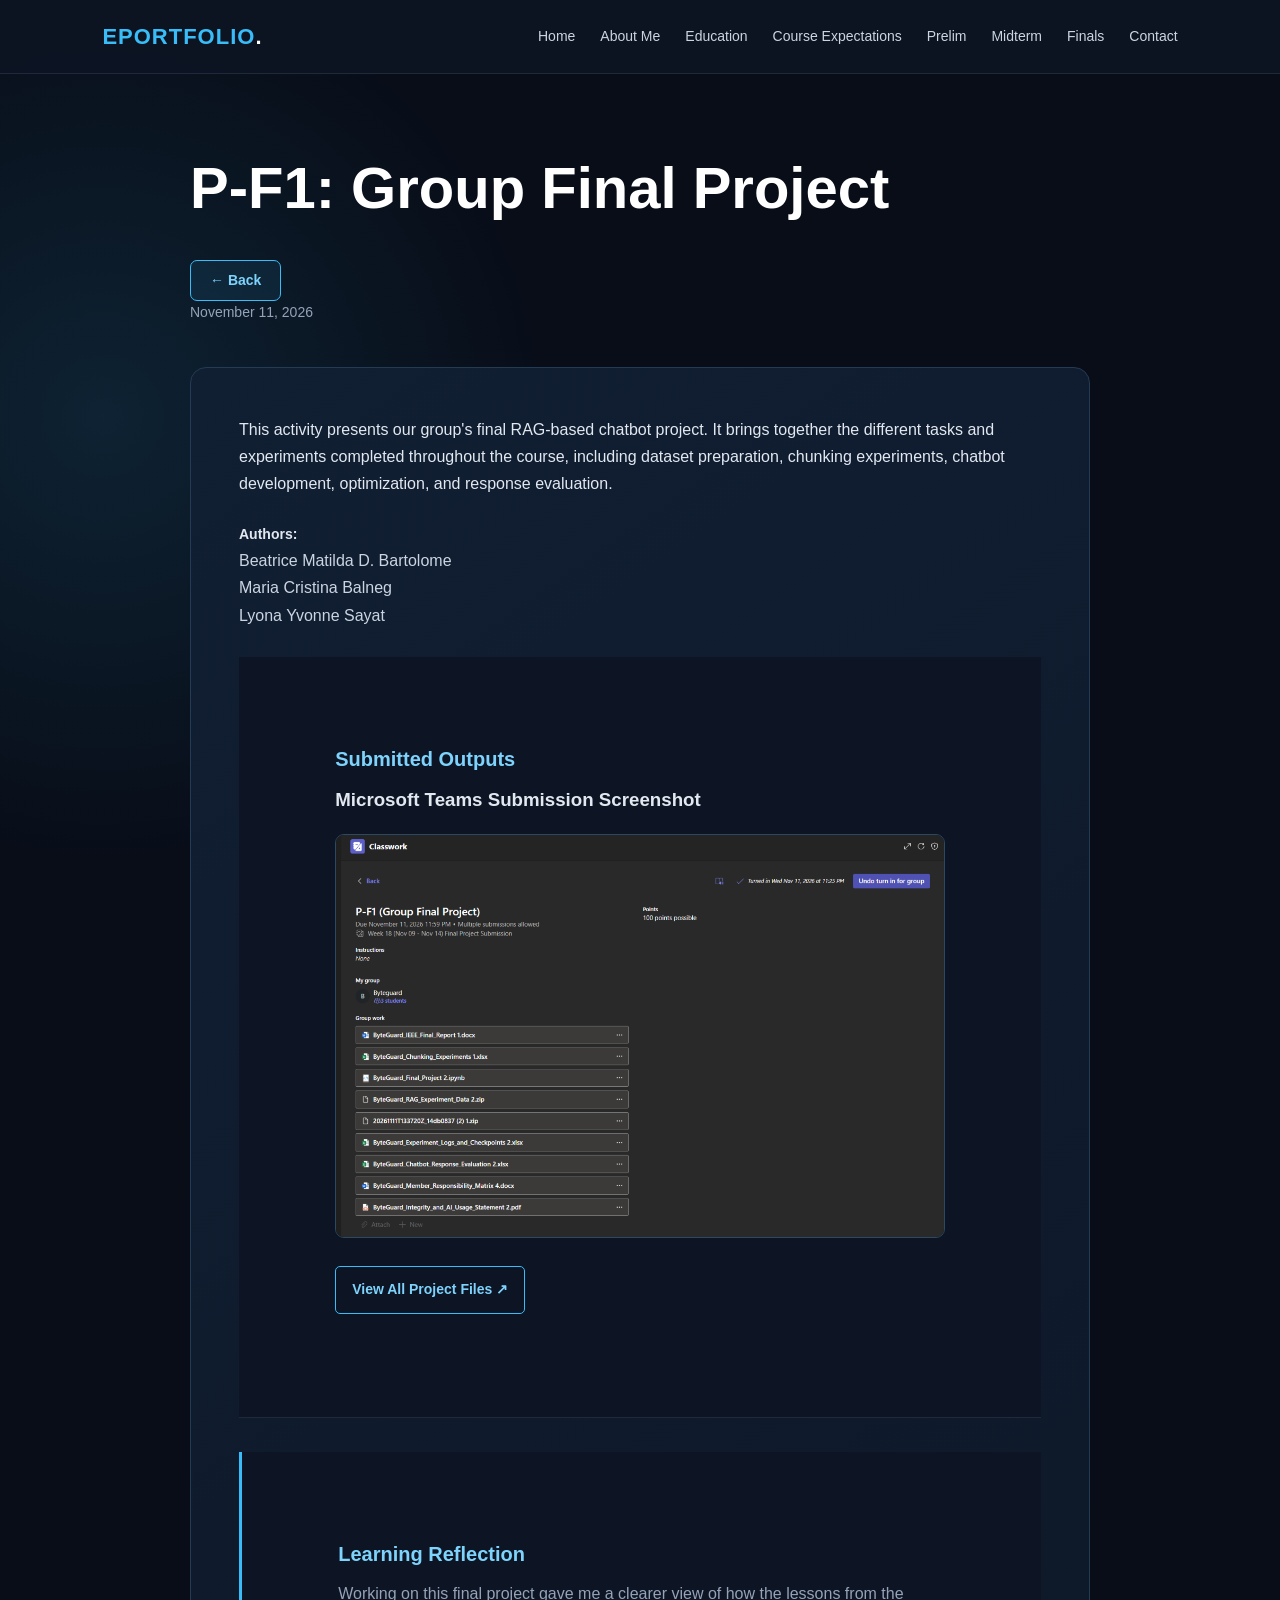
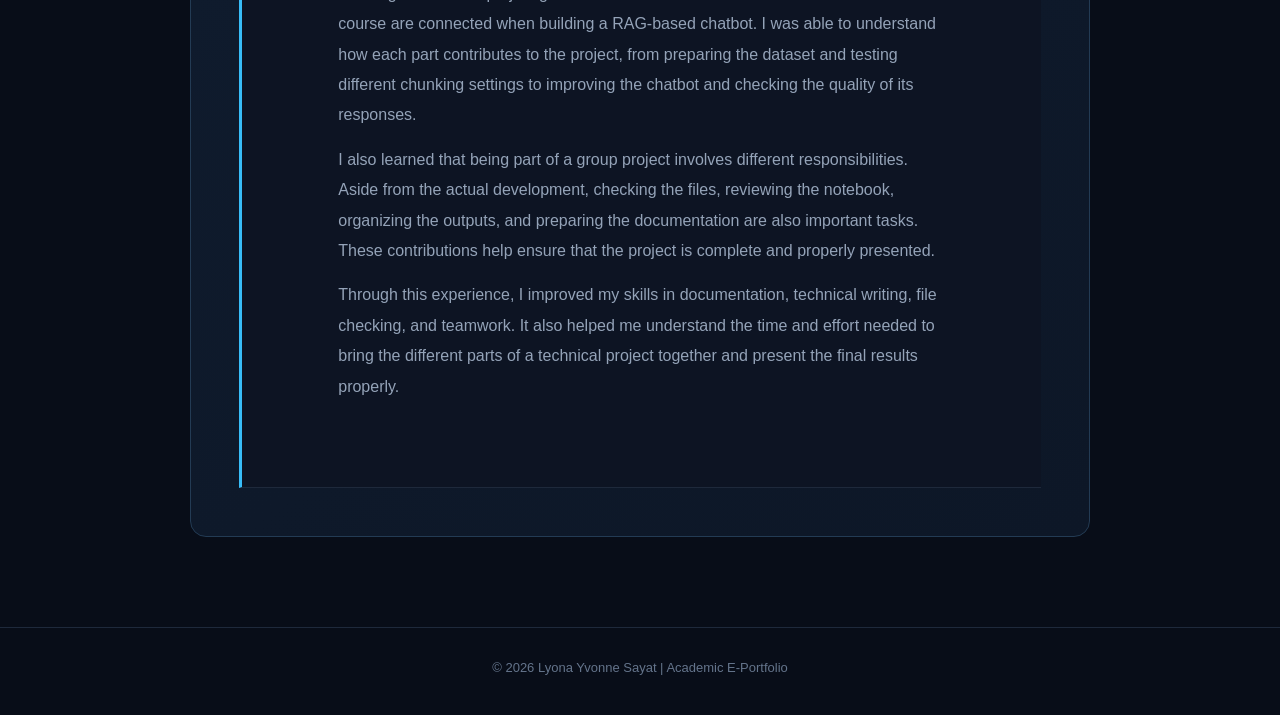
<file: Finals/activity-04.html>
<!doctype html>
<html lang="en">
<head>
    <meta charset="UTF-8">
    <meta name="viewport" content="width=device-width, initial-scale=1">
    <title>P-F1: Group Final Project | Academic E-Portfolio</title>
    <link rel="stylesheet" href="../style.css">
    <link rel="stylesheet" href="finals.css">
    <style>
        .detail-panel p { white-space: pre-line; }
        .authors { color: #cbd5e1; margin: 0; }
        .submission-image { display: block; width: 100%; height: auto; margin: 18px 0 12px; border: 1px solid #2c4962; border-radius: 9px; }
        .output-block { min-height: 0; }
        .output-block h2 { margin-top: 0; }
        .file-actions { display: flex; flex-wrap: wrap; gap: 10px; margin: 18px 0; }
        .document-link { display: inline-block; padding: 11px 16px; border: 1px solid #38bdf8; border-radius: 5px; color: #7dd3fc; font-size: 14px; font-weight: 700; text-decoration: none; }
        .document-link:hover, .document-link:focus-visible { background: #38bdf8; color: #07111f; }
        .reflection { min-height: 0; }
        .reflection p { margin: 0 0 14px; }
        .reflection p:last-child { margin-bottom: 0; }
    </style>
</head>
<body class="finals-body">
    <header class="finals-nav">
        <a class="finals-logo" href="../index.html">EPORTFOLIO<span>.</span></a>
        <nav aria-label="Primary navigation">
            <a href="../index.html">Home</a>
            <a href="../index.html#about">About Me</a>
            <a href="../index.html#education">Education</a>
            <a href="../Course%20Expectations/Course%20Expectations.html">Course Expectations</a>
            <a href="../Prelim/Prelim.html">Prelim</a>
            <a href="../Midterm/Midterm.html">Midterm</a>
            <a href="Finals.html">Finals</a>
            <a href="../index.html#contact">Contact</a>
        </nav>
    </header>

    <main class="activity-page">
        <div class="detail-top">
            <div class="detail-heading">
                <h1>P-F1: Group Final Project</h1>
                <a class="back-button" href="Finals.html">← Back</a>
            </div>
            <p class="detail-date">November 11, 2026</p>
        </div>

        <article class="detail-panel">
            <p>This activity presents our group's final RAG-based chatbot project. It brings together the different tasks and experiments completed throughout the course, including dataset preparation, chunking experiments, chatbot development, optimization, and response evaluation.</p>

            <p class="author"><strong>Authors:</strong></p>
            <p class="authors">Beatrice Matilda D. Bartolome<br>Maria Cristina Balneg<br>Lyona Yvonne Sayat</p>

            <section class="output-block">
                <h2>Submitted Outputs</h2>
                <h3>Microsoft Teams Submission Screenshot</h3>
                <img class="submission-image" src="Files/pf1-group-final-project-submission.png" alt="Microsoft Teams submission for the P-F1 Group Final Project">
                <div class="file-actions">
                    <a class="document-link" href="https://drive.google.com/drive/folders/1aH6l-ImFUyuvne08EuI8wdWBYKTEok1n?usp=sharing" target="_blank" rel="noopener">View All Project Files ↗</a>
                </div>
            </section>

            <section class="reflection">
                <h2>Learning Reflection</h2>
                <p>Working on this final project gave me a clearer view of how the lessons from the course are connected when building a RAG-based chatbot. I was able to understand how each part contributes to the project, from preparing the dataset and testing different chunking settings to improving the chatbot and checking the quality of its responses.</p>
                <p>I also learned that being part of a group project involves different responsibilities. Aside from the actual development, checking the files, reviewing the notebook, organizing the outputs, and preparing the documentation are also important tasks. These contributions help ensure that the project is complete and properly presented.</p>
                <p>Through this experience, I improved my skills in documentation, technical writing, file checking, and teamwork. It also helped me understand the time and effort needed to bring the different parts of a technical project together and present the final results properly.</p>
            </section>
        </article>
    </main>

    <footer class="finals-footer"><p>© 2026 Lyona Yvonne Sayat | Academic E-Portfolio</p></footer>
</body>
</html>
</file>
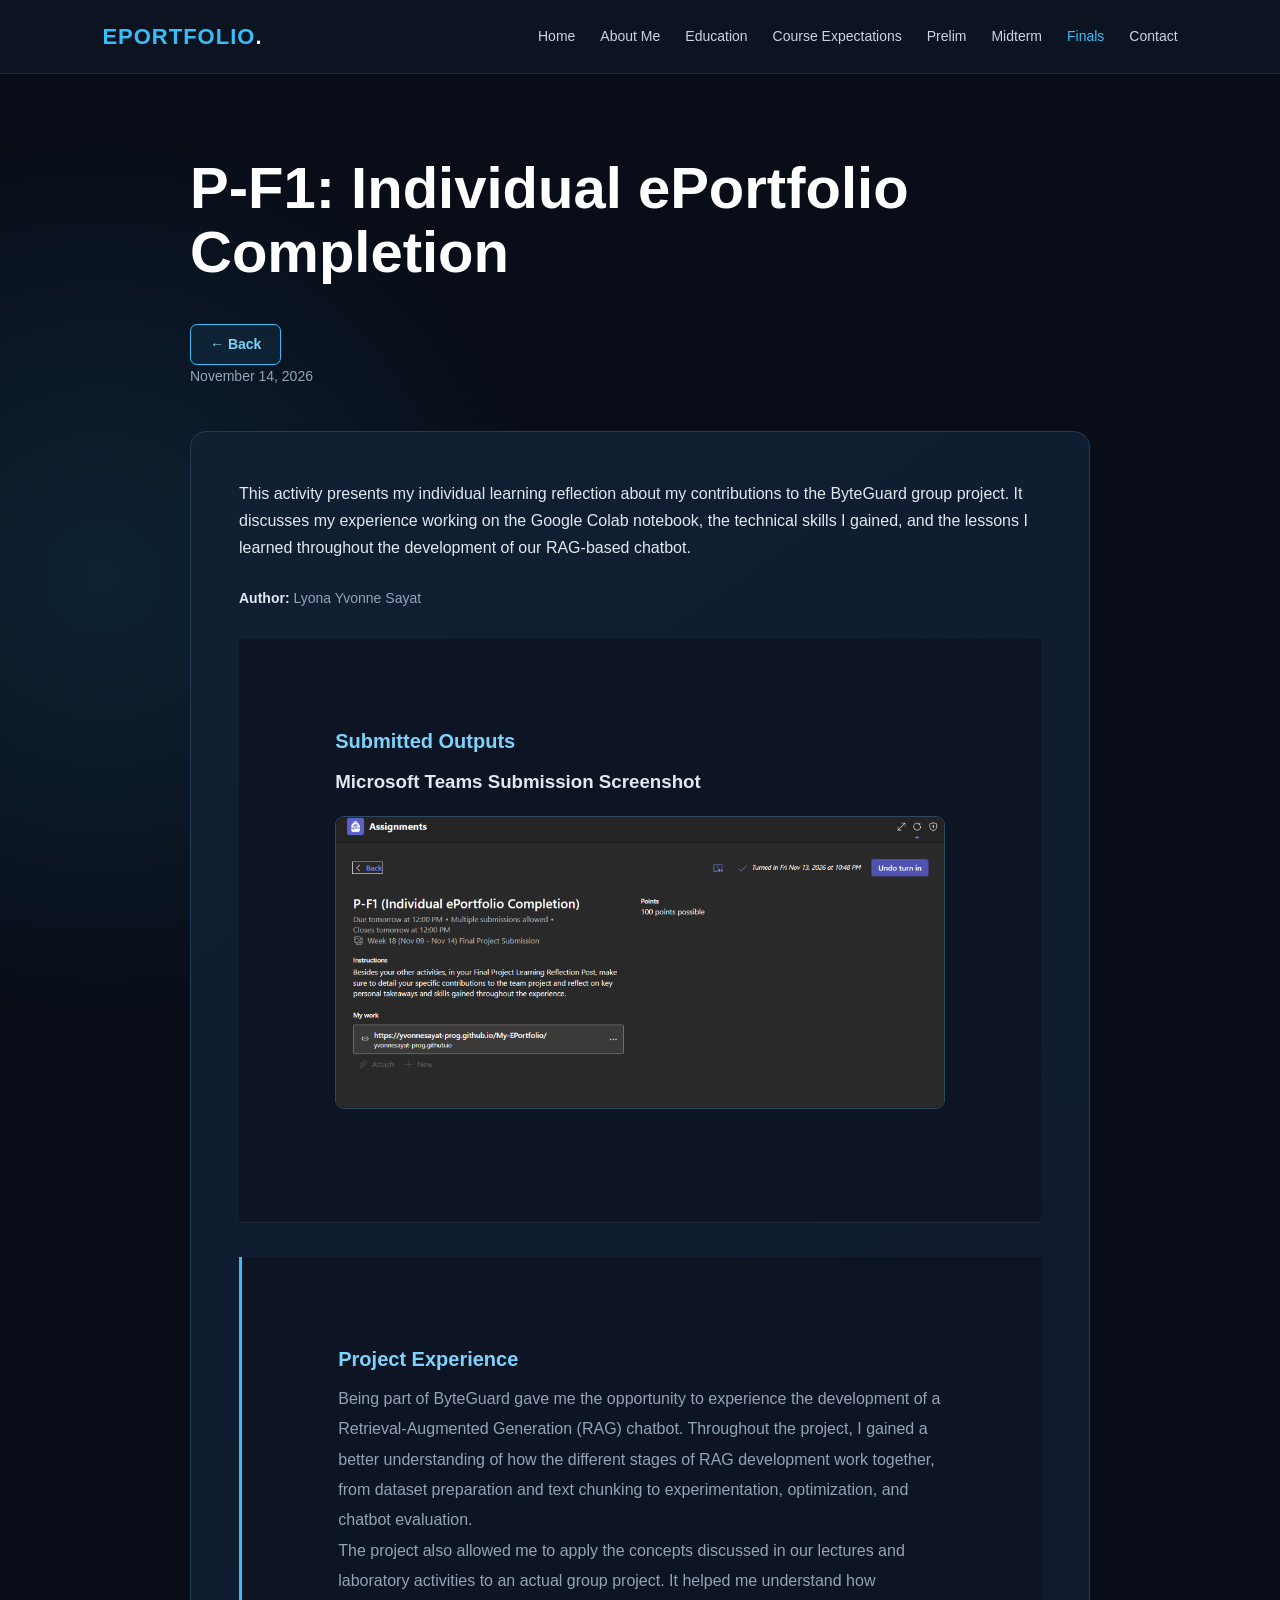
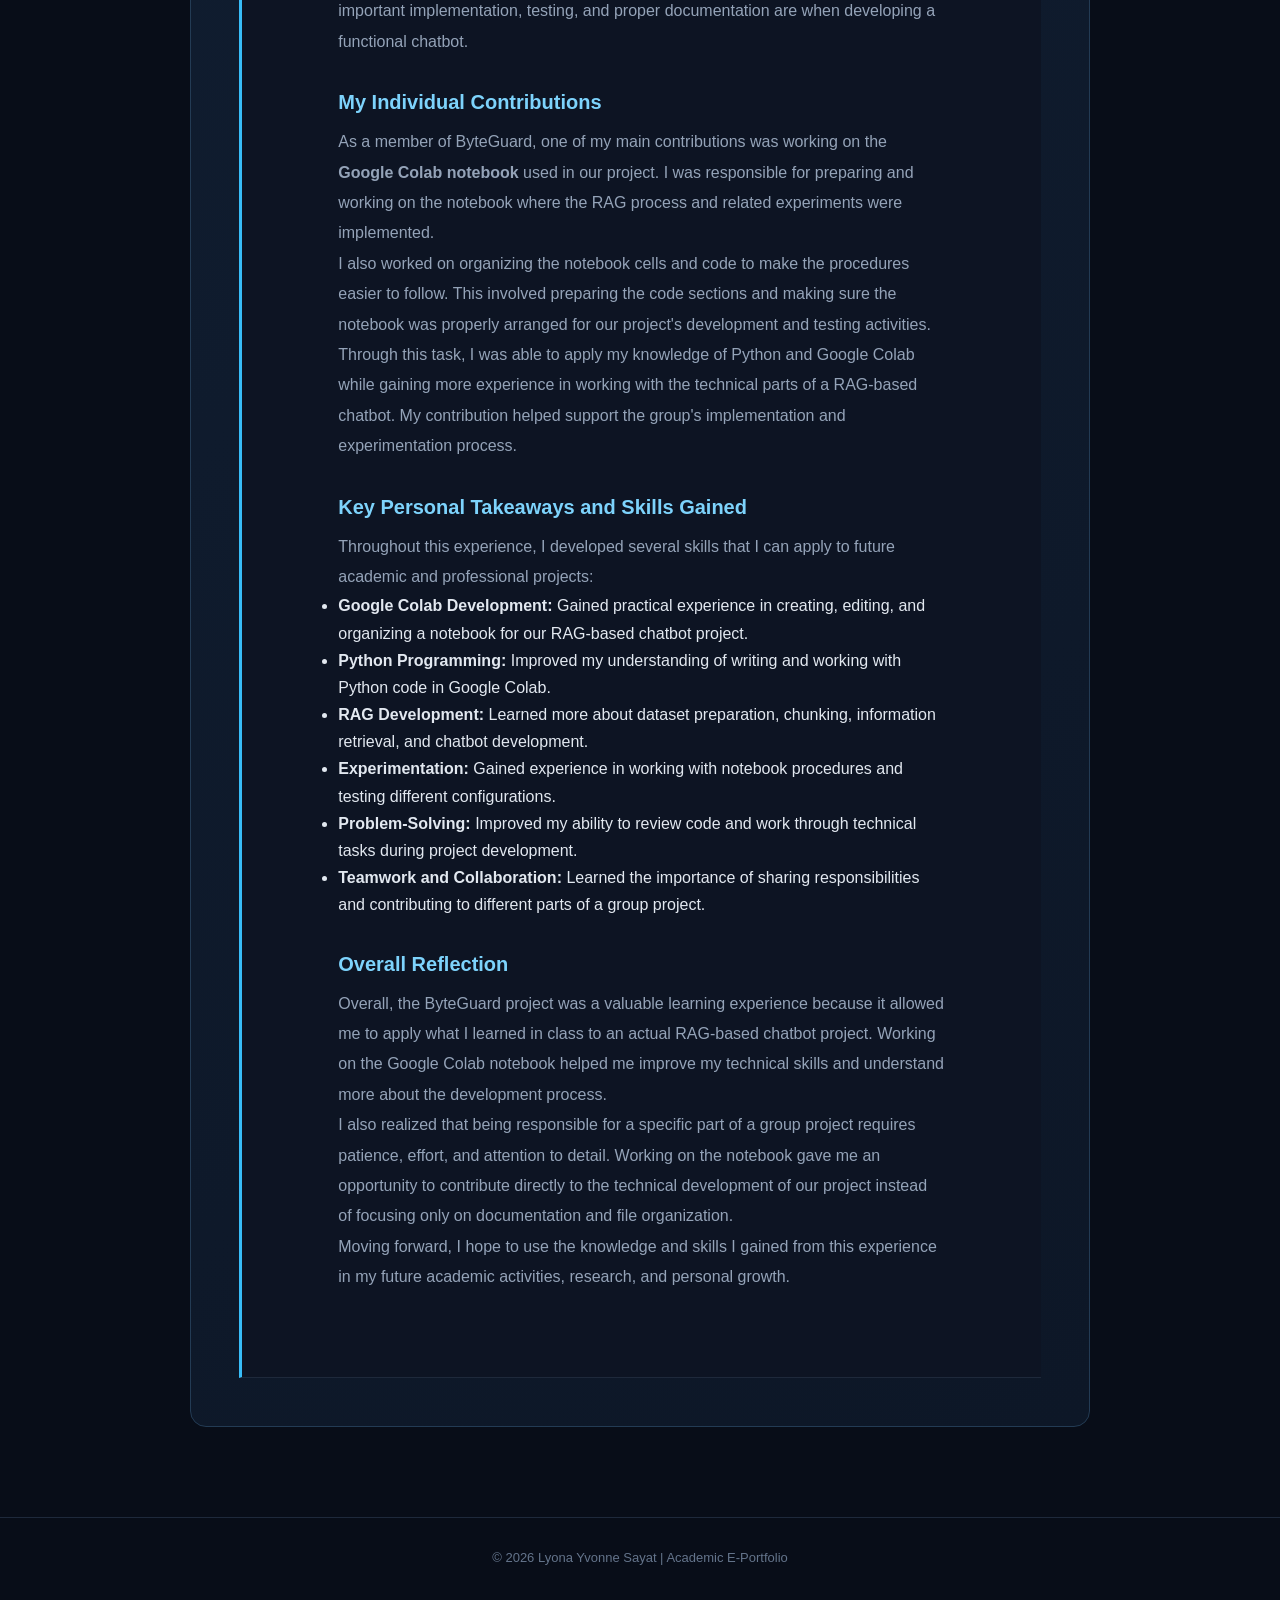
<file: Finals/activity-05.html>
<!doctype html>
<html lang="en">
<head>
    <meta charset="UTF-8">
    <meta name="viewport" content="width=device-width, initial-scale=1">
    <title>P-F1: Individual ePortfolio Completion | Academic E-Portfolio</title>
    <link rel="stylesheet" href="../style.css">
    <link rel="stylesheet" href="finals.css">
</head>
<body class="finals-body">
    <header class="finals-nav">
        <a class="finals-logo" href="../index.html">EPORTFOLIO<span>.</span></a>
        <nav aria-label="Primary navigation">
            <a href="../index.html">Home</a>
            <a href="../index.html#about">About Me</a>
            <a href="../index.html#education">Education</a>
            <a href="../Course%20Expectations/Course%20Expectations.html">Course Expectations</a>
            <a href="../Prelim/Prelim.html">Prelim</a>
            <a href="../Midterm/Midterm.html">Midterm</a>
            <a class="active" href="Finals.html">Finals</a>
            <a href="../index.html#contact">Contact</a>
        </nav>
    </header>

    <main class="activity-page">
        <div class="detail-top">
            <div class="detail-heading">
                <h1>P-F1: Individual ePortfolio Completion</h1>
                <a class="back-button" href="Finals.html">← Back</a>
            </div>
            <p class="detail-date">November 14, 2026</p>
        </div>

        <article class="detail-panel">
            <p>This activity presents my individual learning reflection about my contributions to the ByteGuard group project. It discusses my experience working on the Google Colab notebook, the technical skills I gained, and the lessons I learned throughout the development of our RAG-based chatbot.</p>
            <p class="author"><strong>Author:</strong> <span>Lyona Yvonne Sayat</span></p>

            <section class="output-block">
                <h2>Submitted Outputs</h2>

                <h3>Microsoft Teams Submission Screenshot</h3>
                <img class="submission-image" src="Files/p-f1-individual-submission.png" alt="P-F1 individual ePortfolio Classwork submission screenshot">

            </section>

            <section class="reflection">
                <h2>Project Experience</h2>
                <p>Being part of ByteGuard gave me the opportunity to experience the development of a Retrieval-Augmented Generation (RAG) chatbot. Throughout the project, I gained a better understanding of how the different stages of RAG development work together, from dataset preparation and text chunking to experimentation, optimization, and chatbot evaluation.</p>
                <p>The project also allowed me to apply the concepts discussed in our lectures and laboratory activities to an actual group project. It helped me understand how important implementation, testing, and proper documentation are when developing a functional chatbot.</p>

                <h2>My Individual Contributions</h2>
                <p>As a member of ByteGuard, one of my main contributions was working on the <strong>Google Colab notebook</strong> used in our project. I was responsible for preparing and working on the notebook where the RAG process and related experiments were implemented.</p>
                <p>I also worked on organizing the notebook cells and code to make the procedures easier to follow. This involved preparing the code sections and making sure the notebook was properly arranged for our project's development and testing activities.</p>
                <p>Through this task, I was able to apply my knowledge of Python and Google Colab while gaining more experience in working with the technical parts of a RAG-based chatbot. My contribution helped support the group's implementation and experimentation process.</p>

                <h2>Key Personal Takeaways and Skills Gained</h2>
                <p>Throughout this experience, I developed several skills that I can apply to future academic and professional projects:</p>
                <ul>
                    <li><strong>Google Colab Development:</strong> Gained practical experience in creating, editing, and organizing a notebook for our RAG-based chatbot project.</li>
                    <li><strong>Python Programming:</strong> Improved my understanding of writing and working with Python code in Google Colab.</li>
                    <li><strong>RAG Development:</strong> Learned more about dataset preparation, chunking, information retrieval, and chatbot development.</li>
                    <li><strong>Experimentation:</strong> Gained experience in working with notebook procedures and testing different configurations.</li>
                    <li><strong>Problem-Solving:</strong> Improved my ability to review code and work through technical tasks during project development.</li>
                    <li><strong>Teamwork and Collaboration:</strong> Learned the importance of sharing responsibilities and contributing to different parts of a group project.</li>
                </ul>

                <h2>Overall Reflection</h2>
                <p>Overall, the ByteGuard project was a valuable learning experience because it allowed me to apply what I learned in class to an actual RAG-based chatbot project. Working on the Google Colab notebook helped me improve my technical skills and understand more about the development process.</p>
                <p>I also realized that being responsible for a specific part of a group project requires patience, effort, and attention to detail. Working on the notebook gave me an opportunity to contribute directly to the technical development of our project instead of focusing only on documentation and file organization.</p>
                <p>Moving forward, I hope to use the knowledge and skills I gained from this experience in my future academic activities, research, and personal growth.</p>
            </section>
        </article>
    </main>

    <footer class="finals-footer"><p>© 2026 Lyona Yvonne Sayat | Academic E-Portfolio</p></footer>
</body>
</html>
</file>
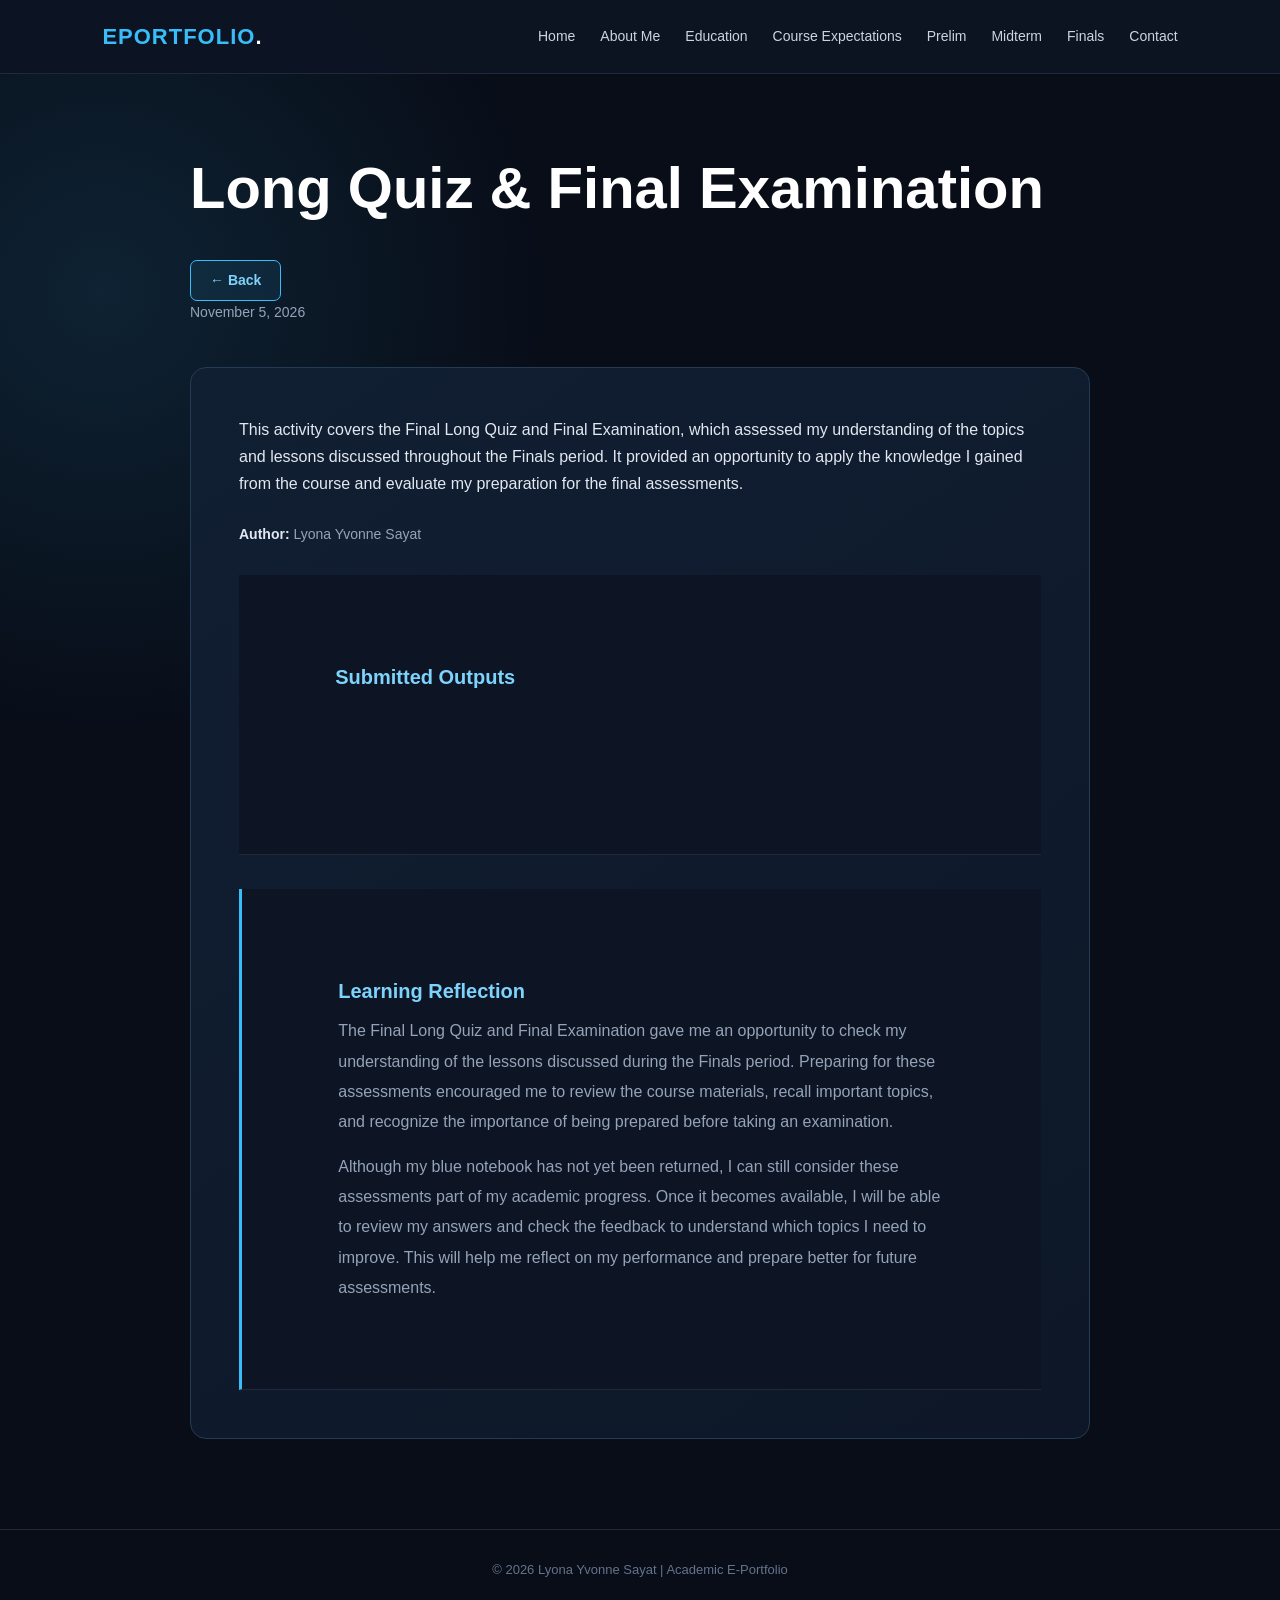
<file: Finals/activity-06.html>
<!doctype html>
<html lang="en">
<head>
    <meta charset="UTF-8">
    <meta name="viewport" content="width=device-width, initial-scale=1">
    <title>Long Quiz &amp; Final Examination | Academic E-Portfolio</title>
    <link rel="stylesheet" href="../style.css">
    <link rel="stylesheet" href="finals.css">
    <style>
        .detail-panel p { white-space: pre-line; }
        .output-block { min-height: 120px; }
        .reflection { min-height: 0; }
        .reflection p { margin: 0 0 14px; }
        .reflection p:last-child { margin-bottom: 0; }
    </style>
</head>
<body class="finals-body">
    <header class="finals-nav">
        <a class="finals-logo" href="../index.html">EPORTFOLIO<span>.</span></a>
        <nav aria-label="Primary navigation">
            <a href="../index.html">Home</a>
            <a href="../index.html#about">About Me</a>
            <a href="../index.html#education">Education</a>
            <a href="../Course%20Expectations/Course%20Expectations.html">Course Expectations</a>
            <a href="../Prelim/Prelim.html">Prelim</a>
            <a href="../Midterm/Midterm.html">Midterm</a>
            <a href="Finals.html">Finals</a>
            <a href="../index.html#contact">Contact</a>
        </nav>
    </header>

    <main class="activity-page">
        <div class="detail-top">
            <div class="detail-heading">
                <h1>Long Quiz &amp; Final Examination</h1>
                <a class="back-button" href="Finals.html">← Back</a>
            </div>
            <p class="detail-date">November 5, 2026</p>
        </div>

        <article class="detail-panel">
            <p>This activity covers the Final Long Quiz and Final Examination, which assessed my understanding of the topics and lessons discussed throughout the Finals period. It provided an opportunity to apply the knowledge I gained from the course and evaluate my preparation for the final assessments.</p>
            <p class="author"><strong>Author:</strong> Lyona Yvonne Sayat</p>

            <section class="output-block">
                <h2>Submitted Outputs</h2>
            </section>

            <section class="reflection">
                <h2>Learning Reflection</h2>
                <p>The Final Long Quiz and Final Examination gave me an opportunity to check my understanding of the lessons discussed during the Finals period. Preparing for these assessments encouraged me to review the course materials, recall important topics, and recognize the importance of being prepared before taking an examination.</p>
                <p>Although my blue notebook has not yet been returned, I can still consider these assessments part of my academic progress. Once it becomes available, I will be able to review my answers and check the feedback to understand which topics I need to improve. This will help me reflect on my performance and prepare better for future assessments.</p>
            </section>
        </article>
    </main>

    <footer class="finals-footer"><p>© 2026 Lyona Yvonne Sayat | Academic E-Portfolio</p></footer>
</body>
</html>
</file>
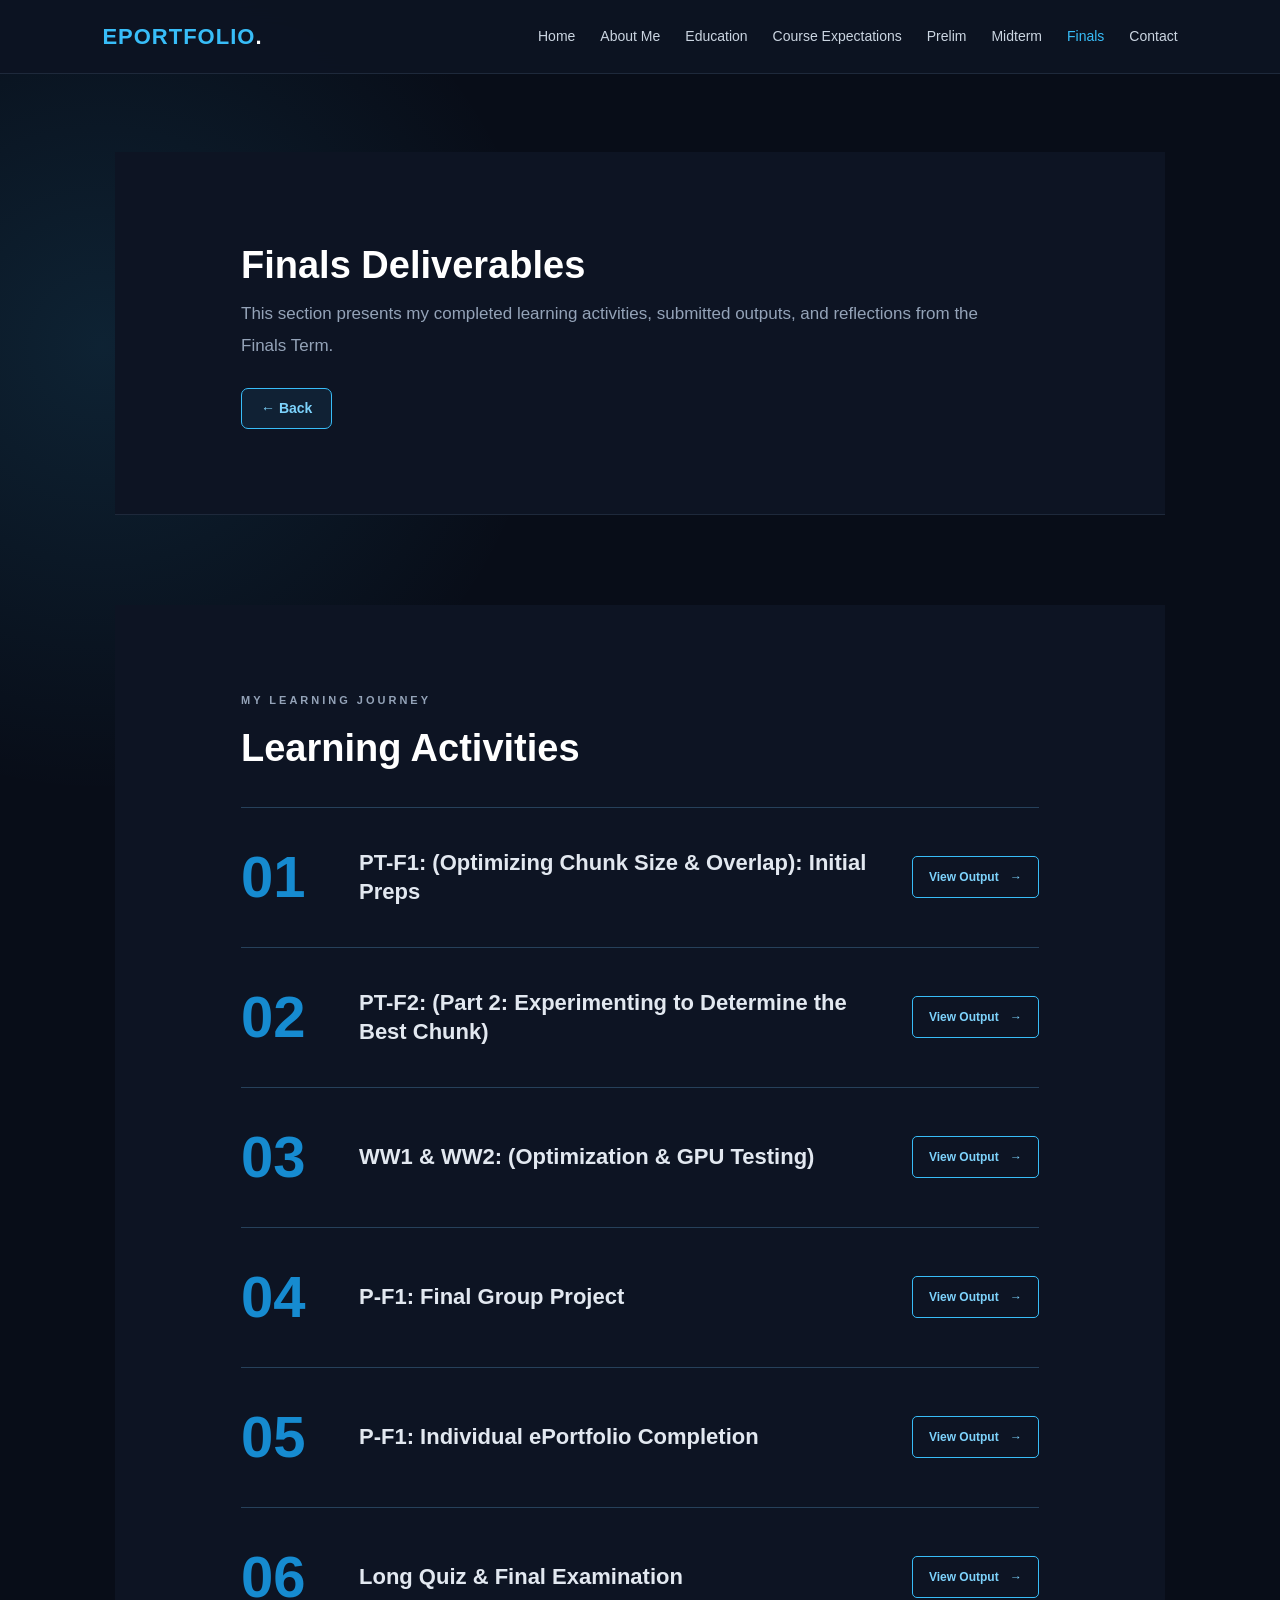
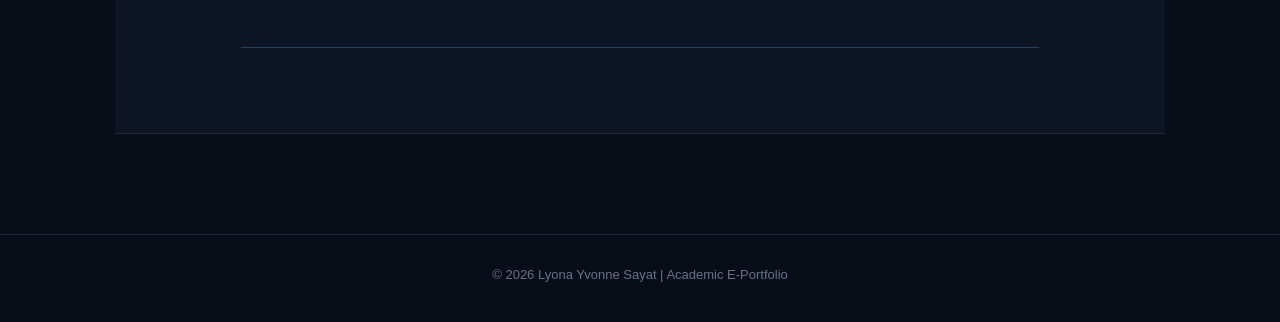
<file: Finals/Finals.html>
<!doctype html>
<html lang="en">
<head>
<meta charset="UTF-8"><meta name="viewport" content="width=device-width, initial-scale=1">
<title>Finals Activities | Academic E-Portfolio</title>
<link rel="stylesheet" href="../style.css"><link rel="stylesheet" href="finals.css">
</head>
<body class="finals-body">
<header class="finals-nav"><a class="finals-logo" href="../index.html">EPORTFOLIO<span>.</span></a><nav aria-label="Primary navigation">
<a href="../index.html">Home</a><a href="../index.html#about">About Me</a><a href="../index.html#education">Education</a><a href="../Course%20Expectations/Course%20Expectations.html">Course Expectations</a><a href="../Prelim/Prelim.html">Prelim</a><a href="../Midterm/Midterm.html">Midterm</a><a class="active" href="Finals.html">Finals</a><a href="../index.html#contact">Contact</a>
</nav></header>
<main class="finals-list-page">
<section class="list-intro"><h2>Finals Deliverables</h2><p>This section presents my completed learning activities, submitted outputs, and reflections from the Finals Term.</p><a class="finals-back-button" href="../index.html">← Back</a></section>
<section class="learning-activities" aria-labelledby="learning-activities-title"><div class="section-heading"><p class="finals-kicker">MY LEARNING JOURNEY</p><h2 id="learning-activities-title">Learning Activities</h2></div><div class="activity-list">
<article class="activity-row"><span class="activity-number">01</span><div class="activity-info"><h3>PT-F1: (Optimizing Chunk Size &amp; Overlap): Initial Preps</h3></div><a class="view-output" href="activity-01.html">View Output <span aria-hidden="true">→</span></a></article>
<article class="activity-row"><span class="activity-number">02</span><div class="activity-info"><h3>PT-F2: (Part 2: Experimenting to Determine the Best Chunk)</h3></div><a class="view-output" href="activity-02.html">View Output <span aria-hidden="true">→</span></a></article>
<article class="activity-row"><span class="activity-number">03</span><div class="activity-info"><h3>WW1 &amp; WW2: (Optimization &amp; GPU Testing)</h3></div><a class="view-output" href="activity-03.html">View Output <span aria-hidden="true">→</span></a></article>
<article class="activity-row"><span class="activity-number">04</span><div class="activity-info"><h3>P-F1: Final Group Project</h3></div><a class="view-output" href="activity-04.html">View Output <span aria-hidden="true">→</span></a></article>
<article class="activity-row"><span class="activity-number">05</span><div class="activity-info"><h3>P-F1: Individual ePortfolio Completion</h3></div><a class="view-output" href="activity-05.html">View Output <span aria-hidden="true">→</span></a></article>
<article class="activity-row"><span class="activity-number">06</span><div class="activity-info"><h3>Long Quiz &amp; Final Examination</h3></div><a class="view-output" href="activity-06.html">View Output <span aria-hidden="true">→</span></a></article>
</div></section></main>
<footer class="finals-footer"><p>© 2026 Lyona Yvonne Sayat | Academic E-Portfolio</p></footer>
</body></html>
</file>
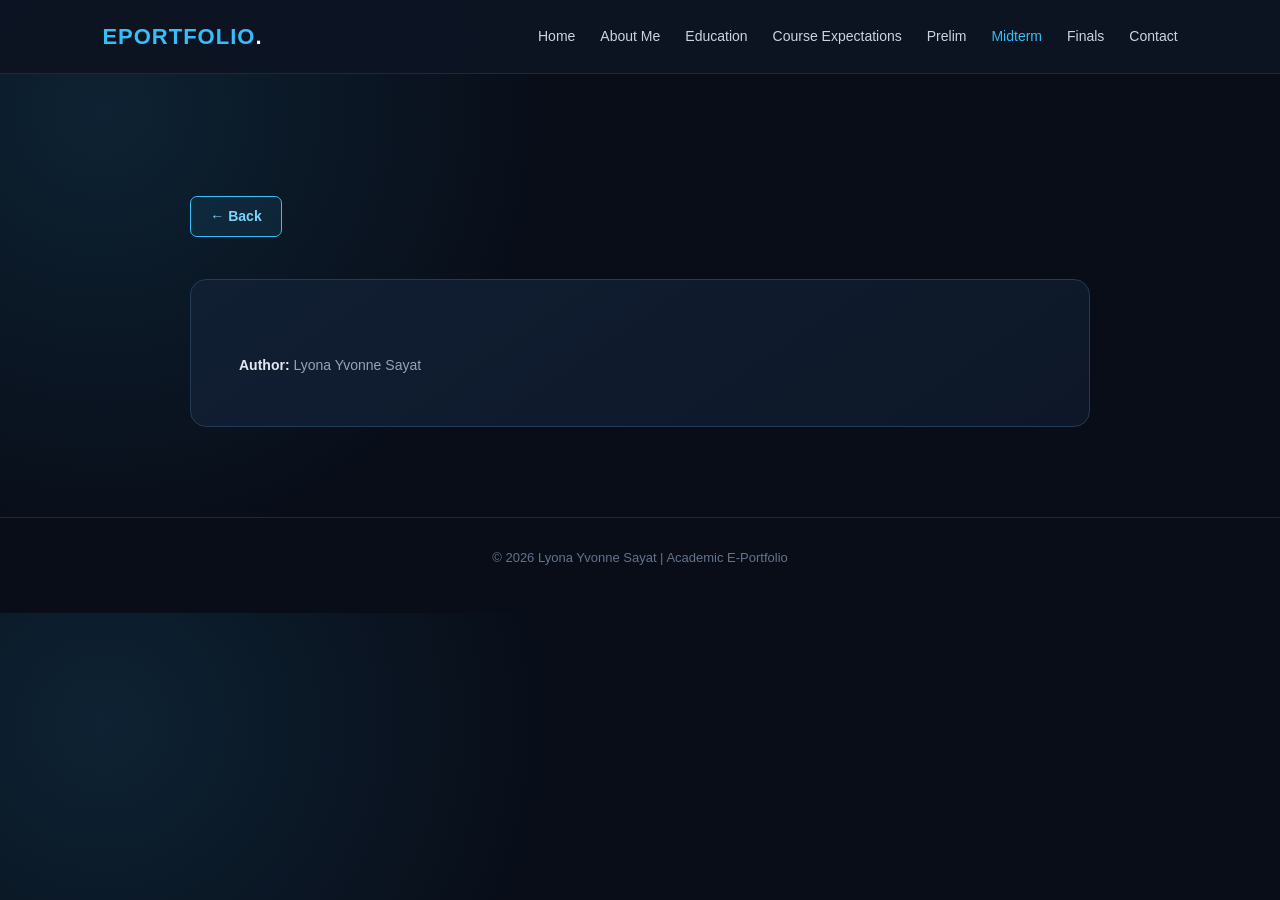
<file: Midterm/activity.html>
<!DOCTYPE html>
<html lang="en">
<head>
    <meta charset="UTF-8">
    <meta name="viewport" content="width=device-width, initial-scale=1.0">
    <meta name="description" content="Midterm term activity output page.">
    <title>Midterm Activity | Academic E-Portfolio</title>
    <link rel="stylesheet" href="../style.css">
    <link rel="stylesheet" href="midterm.css">
</head>
<body class="midterm-body">
    <header class="midterm-nav">
        <a class="midterm-logo" href="../index.html">EPORTFOLIO<span>.</span></a>
        <nav aria-label="Primary navigation">
            <a href="../index.html">Home</a>
            <a href="../index.html#about">About Me</a>
            <a href="../index.html#education">Education</a>
            <a href="../Course%20Expectations/Course%20Expectations.html">Course Expectations</a>
            <a href="../Prelim/Prelim.html">Prelim</a>
            <a class="active" href="Midterm.html">Midterm</a>
            <a href="../Finals/Finals.html">Finals</a>
            <a href="../index.html#contact">Contact</a>
        </nav>
    </header>

    <main class="activity-page">
        <div class="detail-top">
            <div class="detail-heading">
                <h1 id="activity-title"></h1>
                <a class="back-button" href="Midterm.html">← Back</a>
            </div>
            <p class="detail-date" id="activity-date"></p>
        </div>
        <article class="detail-panel">
            <p id="activity-description"></p>
            <p class="author"><strong>Author:</strong> <span id="author-name">Lyona Yvonne Sayat</span></p>
            <section class="output-block" id="week-8-outputs" hidden>
                <h2>Submitted Outputs</h2>
                <h3>Microsoft Teams Submission Screenshot</h3>
                <img class="submission-image" src="Files/PT-M1-submission.png" alt="PT-M1 Building and Evaluating a RAG Chatbot submission screenshot">

                <h3>Google Colab Notebook</h3>
                <div class="file-card">
                    <a class="file-link" href="Files/PT_M1_Sayat_Lyona.ipynb" download>PT_M1_Sayat_Lyona.ipynb ↓</a>
                    <a class="file-link" href="https://colab.research.google.com/drive/1hN8EX7HPUY8wMzpRjRo4v5vYKYdeivKX?usp=sharing" target="_blank" rel="noopener">Open in Google Colab ↗</a>
                </div>

                <h3>IEEE Research Paper (PT_M1_Sayat_Lyona)</h3>
                <p class="file-name">PT_M1_Sayat_Lyona.pdf</p>
                <iframe class="pdf-preview" src="Files/PT_M1_Sayat_Lyona.pdf" title="PT_M1_Sayat_Lyona IEEE research paper" loading="lazy"></iframe>
                <a class="document-link" href="Files/PT_M1_Sayat_Lyona.pdf" target="_blank" rel="noopener">Open PDF in New Tab ↗</a>
                <a class="document-link" href="Files/PT_M1_Sayat_Lyona.pdf" download>Download PT_M1_Sayat_Lyona.pdf ↧</a>
            </section>
            <section class="output-block" id="week-9-outputs" hidden>
                <h2>Submitted Outputs</h2>
                <h3>Microsoft Teams Submission Screenshot</h3>
                <img class="submission-image" src="Files/WW-M1-submission.png" alt="WW-M1 Prelim ePortfolio submission screenshot">
            </section>
            <section class="output-block" id="week-10-outputs" hidden>
                <h2>Submitted Outputs</h2>
                <h3>Microsoft Teams Submission Screenshot</h3>
                <img class="submission-image" src="Files/week10-teams-submission.png" alt="Week 10 Microsoft Teams assignment submission screenshot">

                <h3>PowerPoint Presentation</h3>
                <p class="file-name">ByteGuard - LinkWise (3).pptx</p>
                <iframe class="slides-preview" src="https://docs.google.com/presentation/d/1BQgnnFrfMn29GmdU2HFriTeK0cqUvPkB0uJh2YOXIt4/embed" title="ByteGuard LinkWise PowerPoint presentation preview" loading="lazy"></iframe>
                <a class="document-link" href="Files/ByteGuard%20-%20LinkWise%20(3).pptx" download>Download ByteGuard - LinkWise (3).pptx ↧</a>

                <h3>IEEE Research Paper</h3>
                <p class="file-name">ByteGuard_IEEE.pdf</p>
                <iframe class="pdf-preview" src="Files/ByteGuard_IEEE.pdf" title="ByteGuard IEEE research paper PDF preview" loading="lazy"></iframe>
                <a class="document-link" href="Files/ByteGuard_IEEE.pdf" target="_blank" rel="noopener">Open PDF in New Tab ↗</a>
                <a class="document-link" href="Files/ByteGuard_IEEE.pdf" download>Download ByteGuard_IEEE.pdf ↧</a>
            </section>
            <section class="output-block" id="week-11-outputs" hidden>
                <h2>Submitted Outputs</h2>
                <h3>Microsoft Teams Submission Screenshot</h3>
                <img class="submission-image" src="Files/week11-teams-submission.png" alt="WW-M2 Extension updated proposal Microsoft Teams submission screenshot">

                <h3>Updated Research Proposal PDF</h3>
                <p class="file-name">ByteGuard_Revise Proposal.pdf</p>
                <iframe class="pdf-preview" src="Files/ByteGuard_Revise%20Proposal.pdf" title="ByteGuard revised proposal PDF preview" loading="lazy"></iframe>
                <a class="document-link" href="Files/ByteGuard_Revise%20Proposal.pdf" target="_blank" rel="noopener">Open PDF in New Tab ↗</a>
                <a class="document-link" href="Files/ByteGuard_Revise%20Proposal.pdf" download>Download ByteGuard_Revise Proposal.pdf ↧</a>
            </section>
            <section class="output-block" id="week-12-outputs" hidden>
                <h2>Submitted Outputs</h2>
                <img class="submission-image" src="Files/midterm-examination-book.png" alt="Midterm examination book cover">
            </section>
            <section class="reflection" id="week-8-reflection" hidden>
                <h2>Learning Reflection</h2>
                <p id="reflection-text"></p>
            </section>
        </article>
    </main>

    <footer class="midterm-footer"><p>© 2026 Lyona Yvonne Sayat | Academic E-Portfolio</p></footer>

    <script>
        const activities = {
            8: {
                title: "PT-M1: Building & Evaluating a RAG Chatbot",
                date: "",
                description: "This activity presents the development and evaluation of a domain-specific RAG chatbot. The submitted notebook documents the chatbot setup, custom document loading and chunking, embedding and vector database indexing, language-model prompting, retrieval-chain assembly, and tests for in-domain responses, out-of-domain fallback behavior, and hallucination stress testing.",
                reflection: "Through this activity, I became more familiar with how a RAG-based chatbot uses external information to generate its responses. I learned that the chatbot does not depend only on the language model because it can also refer to relevant information from a connected knowledge source. Seeing how these parts work together helped me better understand the process behind generating answers that are related to a user's query.\n\nThe activity also showed me how important it is to organize and retrieve the right information before passing it to the language model. Even if a chatbot can generate responses, the information provided as context plays an important role in making those responses useful. This activity gave me a better understanding of how information retrieval and response generation work together in a RAG-based chatbot. It also helped me recognize the importance of providing relevant information as context so the chatbot can produce more appropriate answers to user questions."
            },
            9: {
                title: "WW-M1: Prelim Portfolio (Update)",
                date: "",
                description: "This output documents the updates I made to my Prelim ePortfolio. It presents how I organized my completed academic activities and improved the presentation of my portfolio throughout the Preliminary Term.",
                reflection: "Working on my Prelim ePortfolio gave me the opportunity to look back on the activities and assessments I completed during the term. By compiling my academic outputs, I was able to see the progress I made and better understand the lessons and skills I gained from each activity.\n\nI also realized that keeping an ePortfolio updated makes it easier to manage and present my academic work. It serves as a record of my learning journey, allowing me to keep track of my accomplishments and areas where I can still improve. This experience encouraged me to continue documenting my future activities and use my ePortfolio to present my development throughout the course."
            },
            10: {
                title: "Lab Exercise WW-M2: Proposal",
                date: "September 29, 2026",
                author: "Beatrice Matilda D. Bartolome, Maria Cristina Balneg, Lyona Yvonne Sayat",
                description: "This activity presents our group's research proposal for LinkWise, a RAG-based digital safety guidance chatbot designed to help students understand unfamiliar and potentially suspicious URLs. It includes the background of the proposed study, its connection to Sustainable Development Goal 4, the research problem, initial knowledge-base sources, research question, and proposed language model.",
                reflection: "Completing this activity helped me understand the different considerations involved in preparing a research proposal. Through our group work, I gained experience in discussing our ideas, arranging the important details, and making sure that our proposed project had a clear purpose. It also showed me how sharing ideas and listening to others can help improve the overall direction of a research project.\n\nI realized that preparing a proposal requires careful organization because it guides the work that needs to be done in the following stages. This experience helped me improve my ability to organize information, explain project ideas, and work with others toward a common goal. These are important skills that I can continue developing in our upcoming academic projects."
            },
            11: {
                title: "WW-M2 Extension (Updated Proposal)",
                date: "September 29, 2026",
                author: "Beatrice Matilda D. Bartolome, Maria Cristina Balneg, Lyona Yvonne Sayat",
                description: "This output presents the updated version of our group's research proposal, which focuses on developing a RAG-based chatbot for accessing National Privacy Commission (NPC) complaint procedure information. The revised proposal further develops the research direction, including the selected problem, research question, initial knowledge-base sources, evaluation plan, and proposed language model. It also explains how the chatbot may help users access and understand official NPC information through retrieved documents.",
                reflection: "Developing this research proposal helped me see how important it is to organize ideas and carefully prepare each part of a research document. Through our group's work, I learned that a proposal needs to present the research topic, objectives, and planned approach in a clear and understandable way. It also gave me an opportunity to contribute to improving our group's output.\n\nI realized that preparing a research proposal requires attention to detail and cooperation among group members. Each part needs to support the main direction of the study so that the proposed project remains focused and understandable. This experience improved my understanding of research preparation and the value of teamwork when completing academic requirements."
            },
            12: {
                title: "Midterm Long Quiz & Examination",
                date: "October 5, 2026",
                description: "This activity documents my participation in the Midterm Long Quiz and Examination as part of the academic assessments for the Midterm period.",
                reflection: "The Midterm Long Quiz and Examination gave me an opportunity to evaluate my understanding of the lessons discussed during the term. Preparing for these assessments encouraged me to review my notes, recall important concepts, and focus on the topics covered in class. These experiences reminded me of the importance of consistent preparation and understanding the lessons rather than simply memorizing information.\n\nAfter receiving my blue book, I was able to look back on my examination and review my answers. This gave me a chance to reflect on my performance, recognize the topics I understood, and identify areas that still need improvement. Overall, these assessments helped me become more aware of my learning progress and the knowledge I gained during the Midterm period."
            },
        };

        const weekNumber = Number(new URLSearchParams(window.location.search).get("week"));
        const activity = activities[weekNumber] || activities[7];
        document.title = `${activity.title || "Midterm Activity"} | Academic E-Portfolio`;
        document.getElementById("activity-title").textContent = activity.title;
        document.getElementById("activity-date").textContent = activity.date;
        if (activity.author) {
            document.getElementById("author-name").textContent = activity.author;
        }
        if (weekNumber === 8) {
            document.getElementById("activity-description").textContent = activity.description;
            document.getElementById("week-8-outputs").hidden = false;
            document.getElementById("week-8-reflection").hidden = false;
            document.getElementById("reflection-text").textContent = activity.reflection;
        }
        if (weekNumber === 9) {
            document.getElementById("activity-description").textContent = activity.description;
            document.getElementById("week-9-outputs").hidden = false;
            document.getElementById("week-8-reflection").hidden = false;
            document.getElementById("reflection-text").textContent = activity.reflection;
        }
        if (weekNumber === 10) {
            document.getElementById("activity-description").textContent = activity.description;
            document.getElementById("week-10-outputs").hidden = false;
            document.getElementById("week-8-reflection").hidden = false;
            document.getElementById("reflection-text").textContent = activity.reflection;
        }
        if (weekNumber === 11) {
            document.getElementById("activity-description").textContent = activity.description;
            document.getElementById("week-11-outputs").hidden = false;
            document.getElementById("week-8-reflection").hidden = false;
            document.getElementById("reflection-text").textContent = activity.reflection;
        }
        if (weekNumber === 12) {
            document.getElementById("activity-description").textContent = activity.description;
            document.getElementById("week-12-outputs").hidden = false;
            document.getElementById("week-8-reflection").hidden = false;
            document.getElementById("reflection-text").textContent = activity.reflection;
        }
    </script>
</body>
</html>
</file>
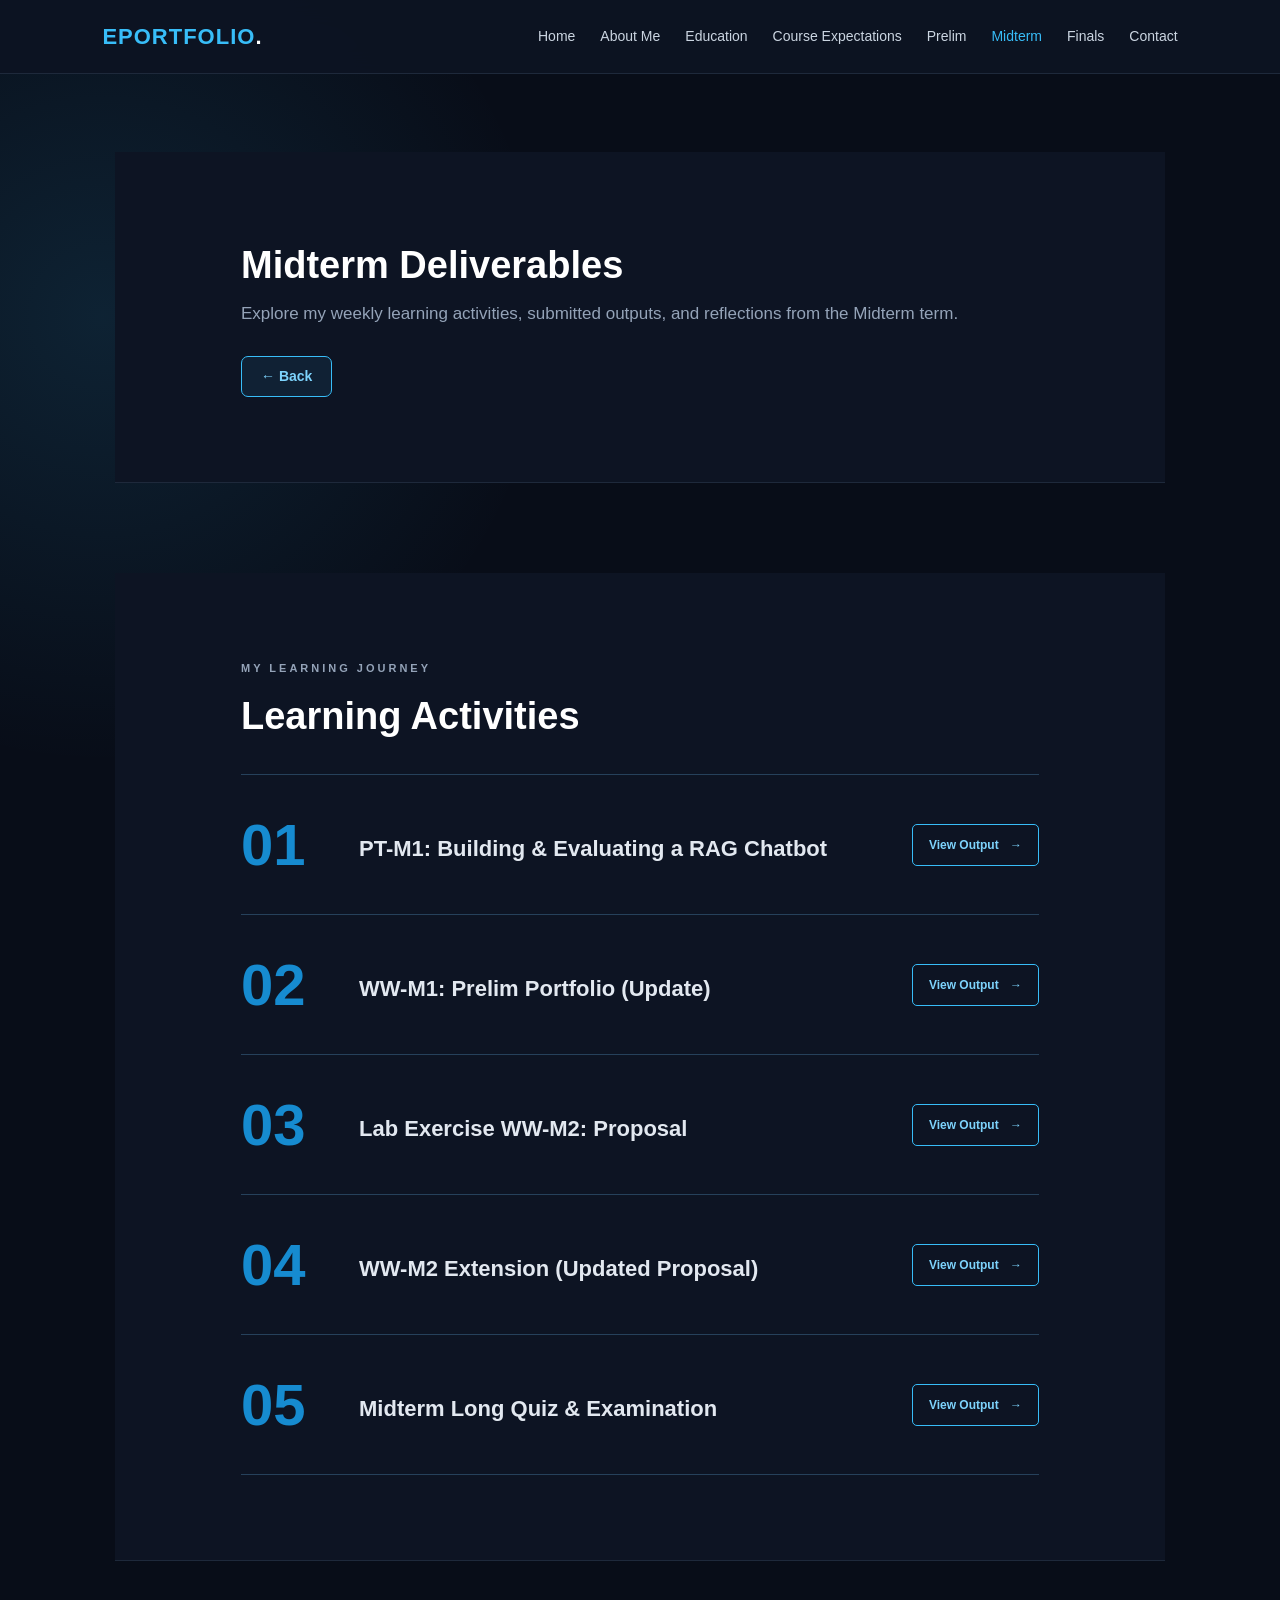
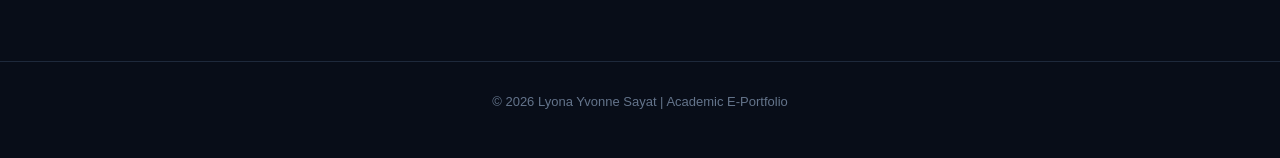
<file: Midterm/Midterm.html>
<!DOCTYPE html>
<html lang="en">
<head>
    <meta charset="UTF-8">
    <meta name="viewport" content="width=device-width, initial-scale=1.0">
    <meta name="description" content="Midterm term learning activities and outputs of Lyona Yvonne Sayat.">
    <title>Midterm Activities | Academic E-Portfolio</title>
    <link rel="stylesheet" href="../style.css">
    <link rel="stylesheet" href="midterm.css">
</head>
<body class="midterm-body">
    <header class="midterm-nav">
        <a class="midterm-logo" href="../index.html">EPORTFOLIO<span>.</span></a>
        <nav aria-label="Primary navigation">
            <a href="../index.html">Home</a>
            <a href="../index.html#about">About Me</a>
            <a href="../index.html#education">Education</a>
            <a href="../Course%20Expectations/Course%20Expectations.html">Course Expectations</a>
            <a href="../Prelim/Prelim.html">Prelim</a>
            <a class="active" href="Midterm.html">Midterm</a>
            <a href="../Finals/Finals.html">Finals</a>
            <a href="../index.html#contact">Contact</a>
        </nav>
    </header>

    <main class="midterm-list-page">
        <section class="list-intro">
            <h2>Midterm Deliverables</h2>
            <p>Explore my weekly learning activities, submitted outputs, and reflections from the Midterm term.</p>
            <a class="midterm-back-button" href="../index.html">← Back</a>
        </section>

        <section class="learning-activities" aria-labelledby="learning-activities-title">
            <div class="section-heading">
                <p class="midterm-kicker">MY LEARNING JOURNEY</p>
                <h2 id="learning-activities-title">Learning Activities</h2>
            </div>

            <div class="activity-list">
                <article class="activity-row">
                    <span class="activity-number">01</span>
                    <div class="activity-info"><h3>PT-M1: Building &amp; Evaluating a RAG Chatbot</h3></div>
                    <a class="view-output" href="activity.html?week=8">View Output <span aria-hidden="true">→</span></a>
                </article>
                <article class="activity-row">
                    <span class="activity-number">02</span>
                    <div class="activity-info"><h3>WW-M1: Prelim Portfolio (Update)</h3></div>
                    <a class="view-output" href="activity.html?week=9">View Output <span aria-hidden="true">→</span></a>
                </article>
                <article class="activity-row">
                    <span class="activity-number">03</span>
                    <div class="activity-info"><h3>Lab Exercise WW-M2: Proposal</h3></div>
                    <a class="view-output" href="activity.html?week=10">View Output <span aria-hidden="true">→</span></a>
                </article>
                <article class="activity-row">
                    <span class="activity-number">04</span>
                    <div class="activity-info"><h3>WW-M2 Extension (Updated Proposal)</h3></div>
                    <a class="view-output" href="activity.html?week=11">View Output <span aria-hidden="true">→</span></a>
                </article>
                <article class="activity-row">
                    <span class="activity-number">05</span>
                    <div class="activity-info"><h3>Midterm Long Quiz &amp; Examination</h3></div>
                    <a class="view-output" href="activity.html?week=12">View Output <span aria-hidden="true">→</span></a>
                </article>
            </div>
        </section>
    </main>

    <footer class="midterm-footer">
        <p>© 2026 Lyona Yvonne Sayat | Academic E-Portfolio</p>
    </footer>
</body>
</html>
</file>
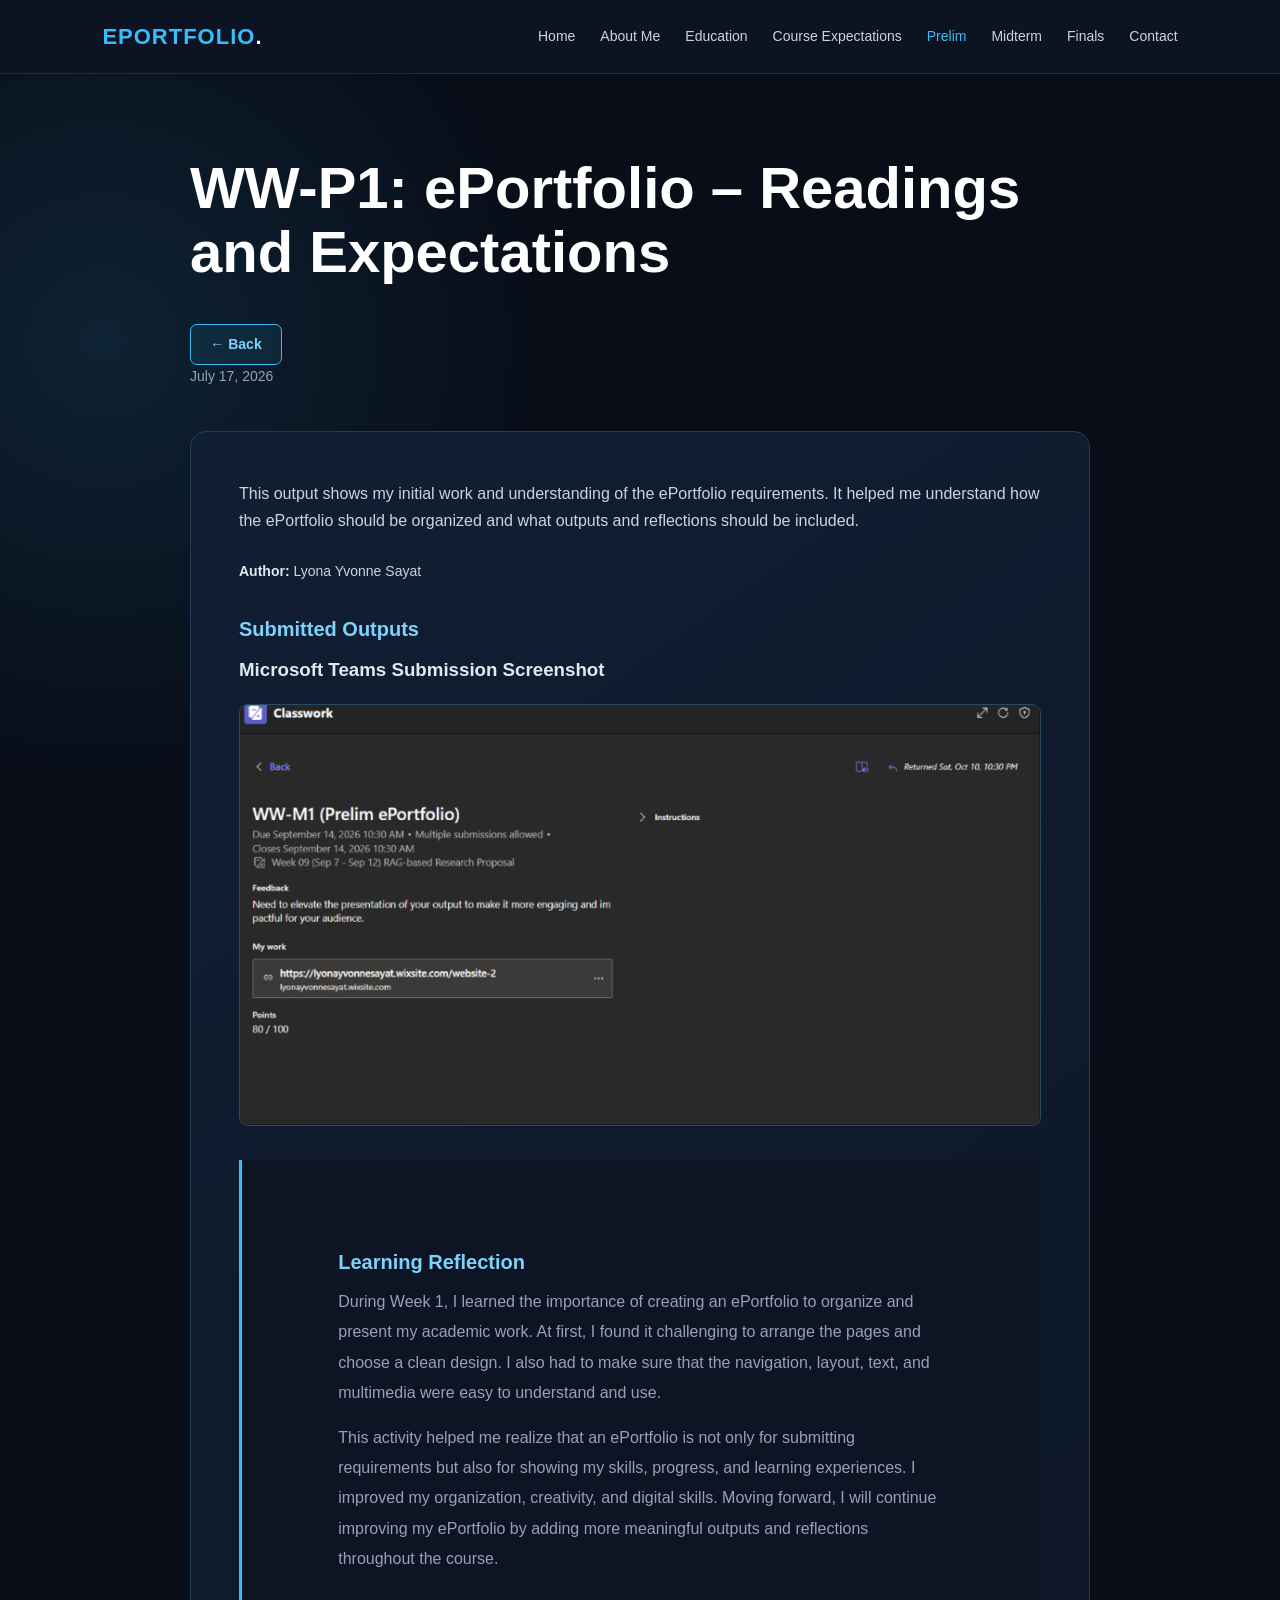
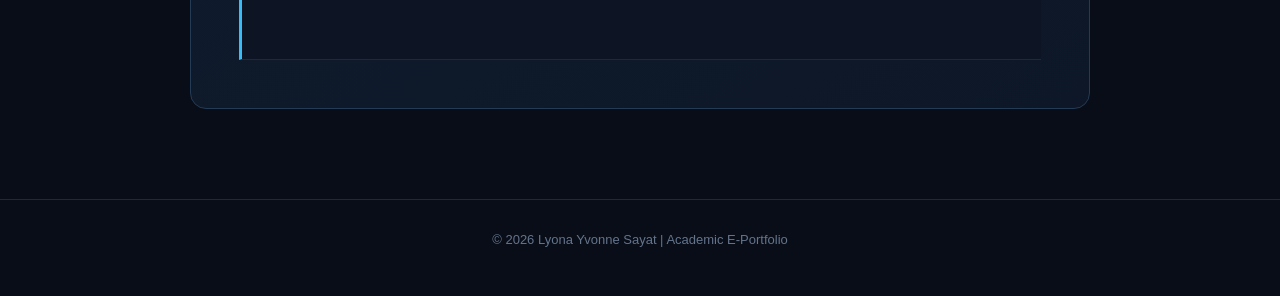
<file: Prelim/activity.html>
<!DOCTYPE html>
<html lang="en">
<head>
    <meta charset="UTF-8">
    <meta name="viewport" content="width=device-width, initial-scale=1.0">
    <title>Activity Output | Academic E-Portfolio</title>
    <link rel="stylesheet" href="../style.css">
    <link rel="stylesheet" href="prelim.css">
    <style>
        .activity-page { width: min(100% - 40px, 900px); margin: 0 auto; padding: 70px 0 90px; }
        .detail-top { margin-bottom: 42px; }
        .detail-heading { display: flex; flex-direction: column; align-items: flex-start; gap: 8px; }
        .detail-top h1 { margin: 12px 0 18px; color: #fff; font-size: clamp(32px, 5vw, 58px); line-height: 1.1; }
        .detail-date { color: #94a3b8; font-size: 14px; }
        .back-button {
            display: inline-flex;
            align-items: center;
            justify-content: center;
            gap: 8px;
            min-width: 92px;
            margin-top: 14px;
            padding: 11px 18px;
            border: 1px solid #38bdf8;
            border-radius: 7px;
            background: rgba(56, 189, 248, .08);
            color: #7dd3fc;
            font-size: 14px;
            font-weight: 700;
            line-height: 1.2;
            text-decoration: none;
            white-space: nowrap;
            transition: background .2s ease, color .2s ease, transform .2s ease;
        }
        .back-button:hover, .back-button:focus-visible { background: #38bdf8; color: #07111f; transform: translateY(-2px); }
        .detail-panel { padding: clamp(24px, 5vw, 48px); border: 1px solid #233b54; border-radius: 16px; background: linear-gradient(145deg, #111f33, #0d1727); }
        .detail-panel h2 { margin: 28px 0 8px; color: #7dd3fc; font-size: 20px; }
        .detail-panel h2:first-child { margin-top: 0; }
        .detail-panel p { color: #cbd5e1; }
        .author { color: #94a3b8; font-size: 14px; margin-top: 26px; }
        .author strong { color: #e2e8f0; }
        .detail-image { display: block; width: 100%; max-height: 680px; margin: 18px 0; border: 1px solid #2c4962; border-radius: 9px; object-fit: contain; background: #0a1321; }
        .output-block { margin-top: 28px; }
        .pdf-preview { width: 100%; height: 680px; margin: 18px 0 28px; border: 1px solid #2c4962; border-radius: 9px; background: #fff; }
        .document-link { display: inline-block; margin: 5px 10px 10px 0; color: #7dd3fc; font-weight: 700; text-decoration: none; }
        .document-link:hover { color: #38bdf8; text-decoration: underline; }
        .file-card { display: flex; flex-direction: column; gap: 8px; margin-top: 22px; }
        .file-card h3 { margin: 0; color: #e2e8f0; font-size: 16px; }
        .file-card strong { color: #e2e8f0; font-size: 16px; }
        .file-link { color: #38bdf8; font-weight: 700; text-decoration: none; }
        .file-link:hover { color: #7dd3fc; text-decoration: underline; }
        .reflection { margin-top: 34px; padding: 20px 24px; border-left: 3px solid #38bdf8; background: rgba(56,189,248,.07); }
        .reflection h2 { margin-top: 0; }
        .reflection p { margin-bottom: 14px; }
        .reflection p:last-child { margin-bottom: 0; }
        .empty-output { padding: 15px 18px; border: 1px dashed #46617a; color: #94a3b8; }
        @media (max-width: 600px) {
            .activity-page { width: min(100% - 28px, 900px); padding-top: 45px; }
            .detail-heading { gap: 4px; }
            .detail-heading .back-button { margin-top: 0; }
            .pdf-preview { height: 480px; }
        }
    </style>
</head>
<body class="prelim-body">
    <header class="prelim-nav">
        <a class="prelim-logo" href="../index.html">EPORTFOLIO<span>.</span></a>
        <nav aria-label="Primary navigation">
            <a href="../index.html">Home</a>
            <a href="../index.html#about">About Me</a>
            <a href="../index.html#education">Education</a>
            <a href="../Course%20Expectations/Course%20Expectations.html">Course Expectations</a>
            <a class="active" href="Prelim.html">Prelim</a>
            <a href="../Midterm/Midterm.html">Midterm</a>
            <a href="../Finals/Finals.html">Finals</a>
            <a href="../index.html#contact">Contact</a>
        </nav>
    </header>
    <main class="activity-page">
        <div class="detail-top">
            <div class="detail-heading">
                <h1 id="activity-title">Activity Output</h1>
                <a class="back-button" href="Prelim.html">← Back</a>
            </div>
            <p class="detail-date" id="activity-date"></p>
        </div>
        <article class="detail-panel" id="activity-content"></article>
    </main>
    <footer class="prelim-footer"><p>© 2026 Lyona Yvonne Sayat | Academic E-Portfolio</p></footer>
    <script>
        const activities = {
            1: {
                week: "WEEK 01", date: "July 17, 2026", title: "WW-P1: ePortfolio – Readings and Expectations",
                description: "This output shows my initial work and understanding of the ePortfolio requirements. It helped me understand how the ePortfolio should be organized and what outputs and reflections should be included.",
                images: [["Screenshots/week01-ww-p1.png", "Week 1 ePortfolio Readings and Expectations submission screenshot", "Microsoft Teams Submission Screenshot"]],
                reflection: [
                    "During Week 1, I learned the importance of creating an ePortfolio to organize and present my academic work. At first, I found it challenging to arrange the pages and choose a clean design. I also had to make sure that the navigation, layout, text, and multimedia were easy to understand and use.",
                    "This activity helped me realize that an ePortfolio is not only for submitting requirements but also for showing my skills, progress, and learning experiences. I improved my organization, creativity, and digital skills. Moving forward, I will continue improving my ePortfolio by adding more meaningful outputs and reflections throughout the course."
                ]
            },
            2: {
                week: "WEEK 02", date: "July 23, 2026", title: "WW-P2: Introduction to NLP Concepts",
                description: "This output presents my introduction to Natural Language Processing (NLP) concepts and basic NLP research. It helped me understand how computers can process and work with human language and gave me a better understanding of the importance of NLP in different applications.",
                images: [["Screenshots/WW-P2_Introduction to NLP Concepts.png", "Week 2 Introduction to NLP Concepts activity", "Microsoft Teams Submission Screenshot"], ["Screenshots/Module Completed_SAYAT.png", "Week 2 Microsoft Learn Module Completion", "Module Completed_SAYAT"]],
                documents: [["Files/Microsoft-Learn-Transcript..pdf", "Microsoft Learn Transcript"], ["Files/WW-P2-NLP-Concepts.pdf", "WW-P2: Introduction to NLP Concepts"]],
                reflection: [
                    "In the Week 2 activity, I learned the basic concepts of Natural Language Processing (NLP) through the Microsoft Learn module. At first, I only knew that NLP was related to AI and language. Through the activities, I learned how AI can summarize text, detect languages, and identify personal information. I also learned about tokenization, TF-IDF, word embeddings, and context vectors.",
                    "The hands-on activities helped me understand the lessons better because I was able to see how NLP works using real examples. I also learned that NLP can be useful for chatbots, translation, text analysis, and other AI applications. Completing the module and passing the assessment helped me understand the basic concepts of NLP better."
                ]
            },
            3: {
                week: "WEEK 03", date: "July 30, 2026", title: "Exercise PT-P1: Deep Learning (Neural Networks)",
                description: "This output shows my work on deep learning and neural networks. It helped me understand how a neural network can be trained and tested and how the results can be evaluated using accuracy.",
                images: [["Screenshots/week03-submission.png", "Week 3 Microsoft Teams Classwork submission screenshot", "Microsoft Teams Submission Screenshot"], ["Screenshots/week03-model.png", "Week 3 trained machine learning model from Machine Learning for Kids", "Exercise PTP1 – SAYAT"]],
                documents: [["Files/Exercise PT_P1_SAYAT.pdf", "Exercise PT_P1_SAYAT.pdf", "pdf"], ["Files/Exercise PTP1_SAYAT.xlsx", "Exercise PTP1_SAYAT.xlsx", "file"]],
                reflection: [
                    "Learning about machine learning through this activity helped me understand how a model can learn from examples. I created a text classification model that could identify customer feedback as Positive_Praise, Negative_Complaint, or Urgent_Support.",
                    "At first, I learned that the model did not always give the correct result because some examples were not enough for it to understand the difference between a complaint and an urgent support request. Testing the model helped me understand why training data is important. The model first got 80% accuracy, but after adding more examples for customer complaints and training the model again, it reached 100% accuracy.",
                    "This showed me that adding better and more varied examples can help the model make better predictions. I also learned that machine learning can be different from using simple rules because the model learns patterns from the examples given to it."
                ]
            },
            4: {
                week: "WEEK 04", date: "August 5, 2026", title: "PT-P2: Neural Network Training and Testing (HyperParameters)",
                description: "This output shows my work on neural network training and testing using different hyperparameters. It helped me understand how hyperparameters can affect the training and testing process and how the results can be evaluated.",
                images: [["Screenshots/week04-submission.png", "Week 4 Microsoft Teams Classwork submission screenshot", "Microsoft Teams Submission Screenshot"]],
                externalOutputs: [
                    ["Google Colab Notebook", "PT_P2_Sayat_Lyona.ipynb", "https://colab.research.google.com/drive/10dBgz9UkvPyRlUWKntfNB5JlOUPYW1h_?usp=sharing", "Open in Google Colab ↗"],
                    ["Google Sheets Results", "PT_P2_HyperParameters_Results", "https://docs.google.com/spreadsheets/d/1UzsgAjy5KKbQKAAPo5PjIyU-SWyjbmTXQRiTYpvIPPU/edit?usp=sharing", "Open in Google Sheets ↗"]
                ],
                documents: [["Files/Lyona Yvonne_IEEE_Report.pdf", "Lyona Yvonne_IEEE_Report.pdf", "pdf"]],
                reflection: [
                    "This activity helped me understand how a neural network learns from training data and makes predictions. I worked with a text classification model that was tested using different settings such as learning rate, hidden neurons, dropout, and training data.",
                    "At first, I found it difficult to understand why the model could perform differently even when the same type of task was used. By testing different experiments, I learned about underfitting and overfitting and how they can affect the model.",
                    "I also learned that the quality and amount of training data are important for getting better results. One thing I noticed was that adding more training examples helped improve the model's performance. The activity also helped me understand the importance of checking the training and validation loss instead of looking only at the accuracy."
                ]
            },
            5: {
                week: "WEEK 05", date: "August 13, 2026", title: "Long Quiz Week",
                description: "This activity documents my participation in the Week 5 Long Quiz as part of my academic assessments for the Preliminary Term.",
                images: [["Screenshots/week05-long-quiz.png", "Week 5 Long Quiz Week activities screenshot"]],
                reflection: [
                    "The Prelim Long Quiz helped me evaluate how well I understood the lessons discussed throughout the Preliminary Term. Preparing for the assessment allowed me to revisit the topics and recall the knowledge I gained from our previous activities. It also helped me recognize which concepts I was already familiar with and which ones I still needed to study further. Through this experience, I became more aware of my learning progress and the importance of reviewing lessons regularly, especially in preparation for the Preliminary Examination."
                ]
            },
            6: {
                week: "WEEK 06", date: "August 24, 2026", title: "Prelim Examination",
                description: "This output documents my participation in the Preliminary Examination for Week 6.",
                images: [["Screenshots/week06-examination-book.png", "Prelim Examination book cover photo"]],
                reflection: [
                    "The Prelim Examination served as the formal assessment following the learning activities and long quiz completed during the Preliminary Term. Preparing for the examination encouraged me to review the concepts covered throughout the period and connect the different topics discussed in class. It also provided an opportunity to evaluate my overall understanding of the lessons before moving forward to the next term."
                ]
            }
        };
        const params = new URLSearchParams(window.location.search);
        const weekNumber = Number(params.get("week"));
        const activity = activities[weekNumber] || activities[1];
        document.title = `${activity.title} | Academic E-Portfolio`;
        document.getElementById("activity-title").textContent = activity.title;
        document.getElementById("activity-date").textContent = activity.date;
        const content = document.getElementById("activity-content");
        let html = `<p>${activity.description}</p><p class="author"><strong>Author:</strong> Lyona Yvonne Sayat</p>`;
        if (activity.images) {
            html += `<div class="output-block"><h2>Submitted Outputs</h2>`;
            activity.images.forEach(([src, alt, heading]) => {
                if (heading) html += `<h3>${heading}</h3>`;
                html += `<img class="detail-image" src="${src}" alt="${alt}">`;
            });
            html += `</div>`;
        }
        if (activity.documents) {
            html += activity.images ? `<div class="output-block">` : `<div class="output-block"><h2>Submitted Outputs</h2>`;
            if (activity.externalOutputs) {
                activity.externalOutputs.forEach(([title, filename, url, openLabel]) => {
                    html += `<div class="file-card"><h3>${title}</h3><a class="file-link" href="${url}" target="_blank" rel="noopener">${filename} ↧</a><a class="file-link" href="${url}" target="_blank" rel="noopener">${openLabel}</a></div>`;
                });
            }
            activity.documents.forEach(([src, label, type = "pdf"]) => {
                if (type === "pdf") {
                    html += `<h3>${label}</h3><iframe class="pdf-preview" src="${src}" title="${label}" loading="lazy"></iframe><a class="document-link" href="${src}" target="_blank" rel="noopener">Open PDF in New Tab ↗</a>`;
                } else {
                    html += `<h3>${label}</h3><a class="document-link" href="${src}" download>${label} ↧</a>`;
                }
            });
            html += `</div>`;
        }
        if (activity.empty) html += `<div class="empty-output">Submitted output to be added.</div>`;
        if (activity.reflection) {
            html += `<section class="reflection"><h2>Learning Reflection</h2>`;
            activity.reflection.forEach(paragraph => { html += `<p>${paragraph}</p>`; });
            html += `</section>`;
        } else html += `<section class="reflection"><h2>Learning Reflection</h2><p>No learning reflection has been submitted for this activity yet.</p></section>`;
        content.innerHTML = html;
    </script>
</body>
</html>
</file>
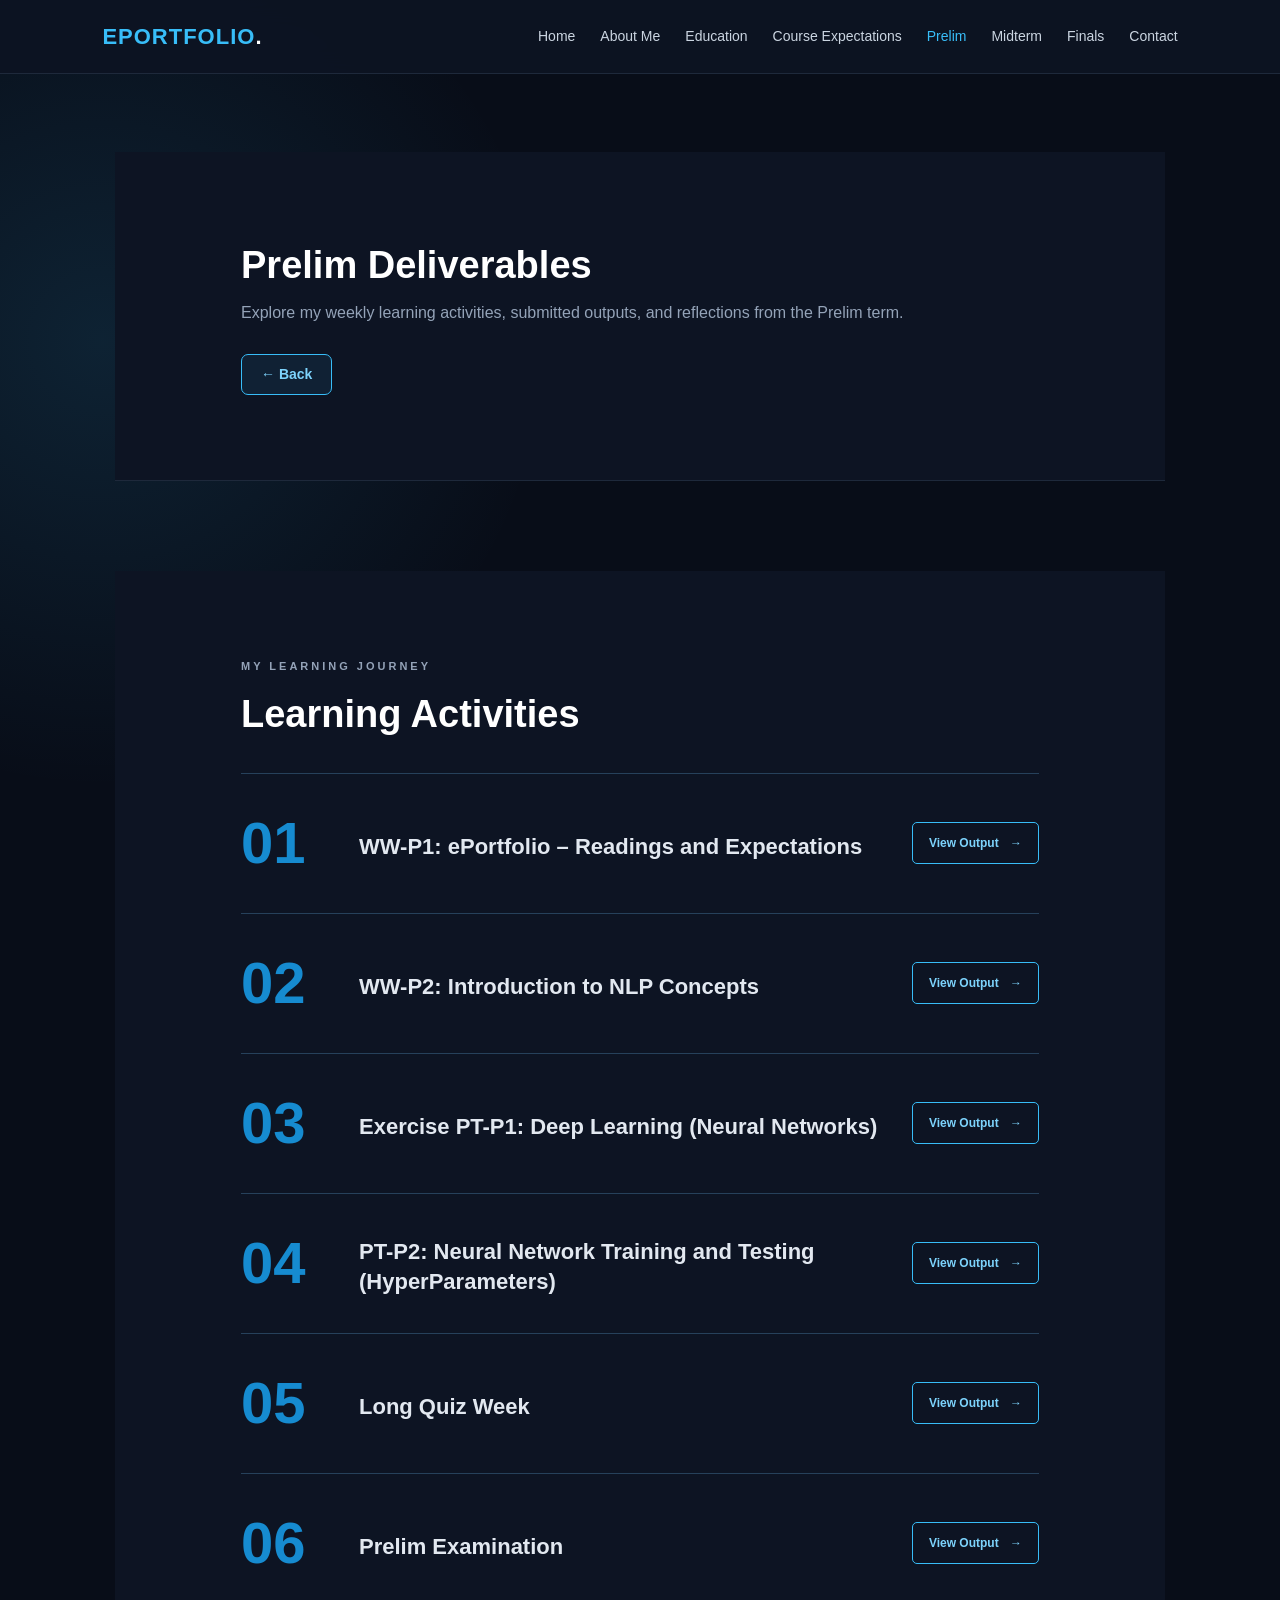
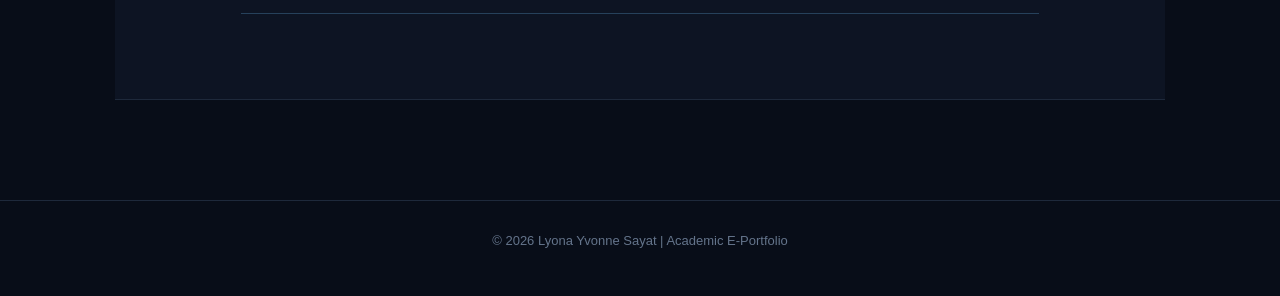
<file: Prelim/Prelim.html>
<!DOCTYPE html>
<html lang="en">
<head>
    <meta charset="UTF-8">
    <meta name="viewport" content="width=device-width, initial-scale=1.0">
    <meta name="description" content="Prelim term learning activities and outputs of Lyona Yvonne Sayat.">
    <title>Prelim Activities | Academic E-Portfolio</title>
    <link rel="stylesheet" href="../style.css">
    <link rel="stylesheet" href="prelim.css">
</head>
<body class="prelim-body">
    <header class="prelim-nav">
        <a class="prelim-logo" href="../index.html">EPORTFOLIO<span>.</span></a>
        <nav aria-label="Primary navigation">
            <a href="../index.html">Home</a>
            <a href="../index.html#about">About Me</a>
            <a href="../index.html#education">Education</a>
            <a href="../Course%20Expectations/Course%20Expectations.html">Course Expectations</a>
            <a class="active" href="Prelim.html">Prelim</a>
            <a href="../Midterm/Midterm.html">Midterm</a>
            <a href="../Finals/Finals.html">Finals</a>
            <a href="../index.html#contact">Contact</a>
        </nav>
    </header>

    <main class="prelim-list-page">
        <section class="list-intro">
            <h2>Prelim Deliverables</h2>
            <p>Explore my weekly learning activities, submitted outputs, and reflections from the Prelim term.</p>
            <a class="prelim-back-button" href="../index.html">← Back</a>
        </section>

        <section class="learning-activities" aria-labelledby="learning-activities-title">
            <div class="section-heading">
                <p class="prelim-kicker">MY LEARNING JOURNEY</p>
                <h2 id="learning-activities-title">Learning Activities</h2>
            </div>

            <div class="activity-list">
                <article class="activity-row">
                    <span class="activity-number">01</span>
                    <div class="activity-info"><h3>WW-P1: ePortfolio – Readings and Expectations</h3></div>
                    <a class="view-output" href="activity.html?week=1">View Output <span aria-hidden="true">→</span></a>
                </article>
                <article class="activity-row">
                    <span class="activity-number">02</span>
                    <div class="activity-info"><h3>WW-P2: Introduction to NLP Concepts</h3></div>
                    <a class="view-output" href="activity.html?week=2">View Output <span aria-hidden="true">→</span></a>
                </article>
                <article class="activity-row">
                    <span class="activity-number">03</span>
                    <div class="activity-info"><h3>Exercise PT-P1: Deep Learning (Neural Networks)</h3></div>
                    <a class="view-output" href="activity.html?week=3">View Output <span aria-hidden="true">→</span></a>
                </article>
                <article class="activity-row">
                    <span class="activity-number">04</span>
                    <div class="activity-info"><h3>PT-P2: Neural Network Training and Testing (HyperParameters)</h3></div>
                    <a class="view-output" href="activity.html?week=4">View Output <span aria-hidden="true">→</span></a>
                </article>
                <article class="activity-row">
                    <span class="activity-number">05</span>
                    <div class="activity-info"><h3>Long Quiz Week</h3></div>
                    <a class="view-output" href="activity.html?week=5">View Output <span aria-hidden="true">→</span></a>
                </article>
                <article class="activity-row">
                    <span class="activity-number">06</span>
                    <div class="activity-info"><h3>Prelim Examination</h3></div>
                    <a class="view-output" href="activity.html?week=6">View Output <span aria-hidden="true">→</span></a>
                </article>
            </div>
        </section>
    </main>

    <footer class="prelim-footer">
        <p>© 2026 Lyona Yvonne Sayat | Academic E-Portfolio</p>
    </footer>
</body>
</html>
</file>
<file: style.css>
/* ========================================
   ACADEMIC E-PORTFOLIO
   DEVELOPER THEME
   Dark Navy + Cyan
======================================== */

/* GLOBAL RESET */

* {
    margin: 0;
    padding: 0;
    box-sizing: border-box;
    scroll-behavior: smooth;
}

body {
    font-family: 'Segoe UI', Arial, sans-serif;
    background: #080d18;
    color: #e2e8f0;
    line-height: 1.7;
    overflow-x: hidden;
}

/* ========================================
   NAVIGATION
======================================== */

header {
    display: flex;
    justify-content: space-between;
    align-items: center;
    padding: 20px 8%;
    background: rgba(13, 20, 35, 0.97);
    border-bottom: 1px solid #1e293b;
    position: sticky;
    top: 0;
    z-index: 1000;
    backdrop-filter: blur(12px);
}

.logo {
    font-size: 25px;
    color: #38bdf8;
    font-weight: 800;
    letter-spacing: 1px;
}

.logo span {
    color: #ffffff;
}

nav {
    display: flex;
    align-items: center;
    gap: 25px;
}

nav a {
    color: #cbd5e1;
    text-decoration: none;
    font-size: 14px;
    font-weight: 500;
    transition: 0.3s ease;
    position: relative;
}

nav a::after {
    content: "";
    position: absolute;
    width: 0;
    height: 2px;
    background: #38bdf8;
    left: 0;
    bottom: -7px;
    transition: width 0.3s ease;
}

nav a:hover {
    color: #38bdf8;
}

nav a:hover::after {
    width: 100%;
}

/* ========================================
   HERO SECTION
======================================== */

.hero {
    min-height: 85vh;
    display: flex;
    justify-content: space-between;
    align-items: center;
    gap: 60px;
    padding: 90px 12%;
    background:
        radial-gradient(
            circle at 80% 40%,
            #12334b 0%,
            #080d18 48%
        );
}

.hero-content {
    flex: 1;
    max-width: 650px;
    animation: fadeIn 1s ease-in-out;
}

.welcome {
    color: #38bdf8;
    font-size: 13px;
    letter-spacing: 4px;
    font-weight: bold;
    margin-bottom: 15px;
}

.hero-content h1 {
    font-size: clamp(42px, 4.5vw, 60px);
    line-height: 1.2;
    margin: 15px 0 14px;
    color: #ffffff;
}

.hero-content h1 span {
    color: #38bdf8;
}

.hero-content h3 {
    color: #94a3b8;
    font-size: 23px;
    margin-bottom: 20px;
}

.hero-content > p:not(.welcome) {
    color: #94a3b8;
    line-height: 1.9;
    max-width: 620px;
}

/* ========================================
   PROFILE PICTURE
======================================== */

.hero-image {
    flex: 0 0 300px;
    display: flex;
    justify-content: center;
    align-items: center;
    animation: fadeIn 1.2s ease-in-out;
}

.profile-picture {
    display: block;
    width: 280px;
    height: 280px;
    object-fit: cover;
    object-position: center;
    border-radius: 50%;
    border: 4px solid #38bdf8;
    box-shadow:
        0 0 20px rgba(56, 189, 248, 0.45),
        0 0 45px rgba(56, 189, 248, 0.20);
    background: #111c2e;
}

/* ========================================
   BUTTONS
======================================== */

.btn {
    display: inline-block;
    margin-top: 30px;
    padding: 14px 28px;
    background: #38bdf8;
    color: #080d18;
    text-decoration: none;
    border-radius: 7px;
    font-weight: bold;
    transition: 0.3s ease;
    border: 1px solid #38bdf8;
}

.btn:hover {
    background: #0ea5e9;
    border-color: #0ea5e9;
    transform: translateY(-4px);
    box-shadow: 0 0 20px rgba(56, 189, 248, 0.5);
}

/* ========================================
   CONTENT SECTIONS
======================================== */

section:not(.hero) {
    padding: 85px 12%;
    min-height: 280px;
    background: #0d1423;
    border-bottom: 1px solid #1e293b;
}

section h2 {
    font-size: 32px;
    color: #38bdf8;
    margin-bottom: 25px;
}

section:not(.hero) p {
    color: #94a3b8;
    line-height: 1.9;
    max-width: 750px;
}

/* SECTION LABEL */

.section-label {
    color: #38bdf8 !important;
    font-size: 12px;
    letter-spacing: 3px;
    font-weight: bold;
    margin-bottom: 12px;
}

/* ========================================
   CONTENT CARDS
======================================== */

.content-card {
    margin-top: 25px;
    padding: 28px;
    background: #111c2e;
    border: 1px solid #1e3a52;
    border-radius: 12px;
    transition: 0.3s ease;
}

.content-card:hover {
    border-color: #38bdf8;
    transform: translateY(-4px);
    box-shadow: 0 10px 25px rgba(0, 0, 0, 0.2);
}

.content-card h3 {
    color: #38bdf8;
    margin-bottom: 12px;
    font-size: 21px;
}

.content-card p {
    margin-bottom: 10px;
}

/* ========================================
   FOOTER
======================================== */

footer {
    background: #080d18;
    color: #64748b;
    text-align: center;
    padding: 30px 20px;
    border-top: 1px solid #1e293b;
}

footer p {
    font-size: 13px;
    line-height: 1.8;
}

/* ========================================
   ANIMATIONS
======================================== */

@keyframes fadeIn {
    from {
        opacity: 0;
        transform: translateY(25px);
    }

    to {
        opacity: 1;
        transform: translateY(0);
    }
}

/* ========================================
   RESPONSIVE DESIGN
======================================== */

@media (max-width: 1000px) {

    header {
        padding: 18px 5%;
    }

    nav {
        gap: 15px;
    }

    nav a {
        font-size: 13px;
    }

    .hero {
        padding: 80px 8%;
        gap: 35px;
    }

    .hero-image {
        flex-basis: 250px;
    }

    .profile-picture {
        width: 240px;
        height: 240px;
    }

    section:not(.hero) {
        padding: 75px 8%;
    }
}

@media (max-width: 768px) {

    header {
        flex-direction: column;
        gap: 18px;
        padding: 18px 5%;
    }

    nav {
        display: flex;
        flex-wrap: wrap;
        justify-content: center;
        gap: 15px 20px;
    }

    nav a {
        margin: 0;
    }

    .hero {
        min-height: auto;
        flex-direction: column-reverse;
        text-align: center;
        padding: 70px 8%;
        gap: 35px;
    }

    .hero-content {
        max-width: 100%;
    }

    .hero-content h1 {
        font-size: 42px;
    }

    .hero-content h3 {
        font-size: 19px;
    }

    .hero-content > p:not(.welcome) {
        margin: 0 auto;
    }

    .hero-image {
        flex: none;
    }

    .profile-picture {
        width: 220px;
        height: 220px;
    }

    section:not(.hero) {
        padding: 65px 8%;
    }

    section h2 {
        font-size: 28px;
    }
}

@media (max-width: 480px) {

    .logo {
        font-size: 22px;
    }

    nav {
        gap: 12px 15px;
    }

    nav a {
        font-size: 12px;
    }

    .hero-content h1 {
        font-size: 36px;
    }

    .profile-picture {
        width: 190px;
        height: 190px;
    }

    .content-card {
        padding: 20px;
    }
}

/* ========================================
   ACCESSIBILITY
======================================== */

@media (prefers-reduced-motion: reduce) {

    *,
    *::before,
    *::after {
        scroll-behavior: auto !important;
        animation-duration: 0.01ms !important;
        transition-duration: 0.01ms !important;
    }
}
</file>
<file: Finals/finals.css>
.finals-body{background:radial-gradient(circle at 8% 18%,rgba(56,189,248,.12),transparent 28rem),#080d18}
.finals-nav{padding:18px 8%}.finals-logo{color:#38bdf8;font-size:22px;font-weight:800;letter-spacing:1px;text-decoration:none}.finals-logo span{color:#fff}.finals-nav nav a.active{color:#38bdf8}
.finals-list-page{width:min(100% - 40px,1050px);margin:0 auto;padding:78px 0 100px}.list-intro,.learning-activities{width:100%;max-width:1050px;margin:0 auto}.list-intro{margin-bottom:90px}.finals-kicker{color:#38bdf8;font-size:11px;font-weight:800;letter-spacing:3px;text-transform:uppercase}.list-intro h2{margin:5px 0 8px;color:#fff;font-size:clamp(28px,4vw,38px);line-height:1.25}.list-intro>p{color:#94a3b8;font-size:17px;max-width:590px}
.finals-back-button,.back-button{display:inline-flex;align-items:center;justify-content:center;gap:8px;margin-top:26px;padding:11px 19px;border:1px solid #38bdf8;border-radius:7px;background:rgba(56,189,248,.08);color:#7dd3fc;font-size:14px;font-weight:700;line-height:1.2;text-decoration:none;transition:background .2s ease,color .2s ease,transform .2s ease}.finals-back-button:hover,.finals-back-button:focus-visible,.back-button:hover,.back-button:focus-visible{background:#38bdf8;color:#07111f;transform:translateY(-2px)}
.section-heading{margin-bottom:26px}.section-heading h2{margin:5px 0 0;color:#fff;font-size:clamp(28px,4vw,38px)}.activity-list{border-top:1px solid #26415b}.activity-row{display:grid;grid-template-columns:90px minmax(0,1fr) auto;align-items:center;gap:28px;min-height:140px;padding:24px 0;border-bottom:1px solid #26415b}.activity-number{color:#168bd0;font-size:clamp(38px,5vw,58px);font-weight:800;line-height:1}.activity-info h3{margin:0;color:#e2e8f0;font-size:clamp(17px,2.4vw,22px);line-height:1.35}.view-output{padding:10px 16px;border:1px solid #38bdf8;border-radius:5px;color:#7dd3fc;font-size:12px;font-weight:700;text-decoration:none;white-space:nowrap;transition:background .2s ease,color .2s ease}.view-output span{margin-left:8px}.view-output:hover,.view-output:focus-visible{background:#38bdf8;color:#07111f}.finals-footer{padding:28px 20px 36px;border-top:1px solid #1e293b;color:#64748b;text-align:center}.finals-footer p{margin:0;font-size:13px}
.activity-page{width:min(100% - 40px,900px);margin:0 auto;padding:70px 0 90px}.detail-top{margin-bottom:42px}.detail-heading{display:flex;flex-direction:column;align-items:flex-start;gap:8px}.detail-top h1{margin:12px 0 18px;color:#fff;font-size:clamp(32px,5vw,58px);line-height:1.1}.detail-date{color:#94a3b8;font-size:14px;min-height:1.5em}.back-button{margin-top:14px}.detail-panel{padding:clamp(24px,5vw,48px);border:1px solid #233b54;border-radius:16px;background:linear-gradient(145deg,#111f33,#0d1727)}.detail-panel h2{margin:28px 0 8px;color:#7dd3fc;font-size:20px}.detail-panel h2:first-child{margin-top:0}.author{color:#94a3b8;font-size:14px;margin-top:26px;min-height:1.5em}.author strong{color:#e2e8f0}.output-block{margin-top:28px;min-height:120px}.reflection{margin-top:34px;min-height:120px;padding:20px 24px;border-left:3px solid #38bdf8;background:rgba(56,189,248,.07)}
.activity-page .file-card{display:flex;flex-direction:column;gap:8px;margin:12px 0 24px}.activity-page .file-link{color:#38bdf8;font-weight:700;text-decoration:none}.activity-page .file-link:hover{color:#7dd3fc;text-decoration:underline}.activity-page .submission-image{display:block;width:100%;height:auto;margin:18px 0 28px;border:1px solid #2c4962;border-radius:9px}.activity-page .pdf-preview{display:block;width:100%;height:680px;margin:18px 0 12px;border:1px solid #2c4962;border-radius:9px;background:#fff}
@media(max-width:700px){.finals-nav{padding:18px 5%}.finals-list-page{width:min(100% - 28px,1050px);padding-top:52px}.list-intro{margin-bottom:60px}.activity-row{grid-template-columns:58px minmax(0,1fr);gap:14px;padding:22px 0}.view-output{grid-column:2;justify-self:start}}@media(max-width:600px){.activity-page{width:min(100% - 28px,900px);padding-top:45px}.detail-heading{gap:4px}.detail-heading .back-button{margin-top:0}}
@media(max-width:600px){.activity-page .pdf-preview{height:480px}}
</file>
<file: Midterm/midterm.css>
.midterm-body {
    background:
        radial-gradient(circle at 8% 18%, rgba(56, 189, 248, .12), transparent 28rem),
        #080d18;
}

.midterm-nav { padding: 18px 8%; }
.midterm-logo { color: #38bdf8; font-size: 22px; font-weight: 800; letter-spacing: 1px; text-decoration: none; }
.midterm-logo span { color: #fff; }
.midterm-nav nav a.active { color: #38bdf8; }

.midterm-list-page {
    width: min(100% - 40px, 1050px);
    margin: 0 auto;
    padding: 78px 0 100px;
}
.list-intro, .learning-activities { width: 100%; max-width: 1050px; margin: 0 auto; }
.list-intro { margin-bottom: 90px; }
.midterm-kicker { color: #38bdf8; font-size: 11px; font-weight: 800; letter-spacing: 3px; text-transform: uppercase; }
.list-intro h2 { margin: 5px 0 8px; color: #fff; font-size: clamp(28px, 4vw, 38px); line-height: 1.25; }
.list-intro > p { color: #94a3b8; font-size: 17px; max-width: 590px; }
.midterm-back-button, .back-button {
    display: inline-flex; align-items: center; justify-content: center; margin-top: 26px;
    padding: 11px 19px; border: 1px solid #38bdf8; border-radius: 7px;
    background: rgba(56, 189, 248, .08); color: #7dd3fc; font-size: 14px;
    font-weight: 700; line-height: 1.2; text-decoration: none; transition: background .2s ease, color .2s ease, transform .2s ease;
}
.midterm-back-button:hover, .midterm-back-button:focus-visible, .back-button:hover, .back-button:focus-visible {
    background: #38bdf8; color: #07111f; transform: translateY(-2px);
}
.section-heading { margin-bottom: 26px; }
.section-heading h2 { margin: 5px 0 0; color: #fff; font-size: clamp(28px, 4vw, 38px); }
.activity-list { border-top: 1px solid #26415b; }
.activity-row {
    display: grid; grid-template-columns: 90px minmax(0, 1fr) auto; align-items: center;
    gap: 28px; min-height: 140px; padding: 24px 0; border-bottom: 1px solid #26415b;
}
.activity-number { color: #168bd0; font-size: clamp(38px, 5vw, 58px); font-weight: 800; line-height: 1; }
.activity-info span { color: #7dd3fc; font-size: 12px; font-weight: 700; letter-spacing: 1.3px; text-transform: uppercase; }
.activity-info h3 { margin: 8px 0 0; color: #e2e8f0; font-size: clamp(17px, 2.4vw, 22px); line-height: 1.35; }
.view-output { padding: 10px 16px; border: 1px solid #38bdf8; border-radius: 5px; color: #7dd3fc; font-size: 12px; font-weight: 700; text-decoration: none; white-space: nowrap; transition: background .2s ease, color .2s ease; }
.view-output span { margin-left: 8px; }
.view-output:hover, .view-output:focus-visible { background: #38bdf8; color: #07111f; }
.midterm-footer { padding: 28px 20px 36px; border-top: 1px solid #1e293b; color: #64748b; text-align: center; }
.midterm-footer p { margin: 0 0 8px; font-size: 13px; }
.midterm-footer a { color: #7dd3fc; font-size: 13px; text-decoration: none; }

.activity-page { width: min(100% - 40px, 900px); margin: 0 auto; padding: 70px 0 90px; }
.detail-top { margin-bottom: 42px; }
.detail-heading { display: flex; flex-direction: column; align-items: flex-start; gap: 8px; }
.detail-top h1 { margin: 12px 0 18px; color: #fff; font-size: clamp(32px, 5vw, 58px); line-height: 1.1; }
.detail-date { color: #94a3b8; font-size: 14px; }
.back-button { gap: 8px; min-width: 92px; margin-top: 14px; padding: 11px 18px; }
.detail-panel { padding: clamp(24px, 5vw, 48px); border: 1px solid #233b54; border-radius: 16px; background: linear-gradient(145deg, #111f33, #0d1727); }
.detail-panel h2 { margin: 28px 0 8px; color: #7dd3fc; font-size: 20px; }
.detail-panel h2:first-child { margin-top: 0; }
.detail-panel p { color: #cbd5e1; }
.author { color: #94a3b8 !important; font-size: 14px; margin-top: 26px; }
.author strong { color: #e2e8f0; }
.output-block { margin-top: 28px; }
.output-block h3 { margin: 24px 0 8px; color: #e2e8f0; font-size: 16px; }
.file-name { color: #7dd3fc !important; font-size: 14px; font-weight: 700; }
.submission-slot { min-height: 110px; border: 1px dashed #46617a; border-radius: 7px; }
.submission-image { display: block; width: 100%; height: auto; margin: 18px 0 12px; border: 1px solid #2c4962; border-radius: 9px; }
.slides-preview, .document-preview { display: block; width: 100%; height: 680px; margin: 18px 0 12px; border: 1px solid #2c4962; border-radius: 9px; background: #fff; }
.file-card { display: flex; flex-direction: column; gap: 8px; margin-top: 12px; }
.file-card strong { color: #e2e8f0; font-size: 16px; }
.file-link { color: #38bdf8; font-weight: 700; text-decoration: none; }
.file-link:hover { color: #7dd3fc; text-decoration: underline; }
.pdf-preview { width: 100%; height: 680px; margin: 18px 0 12px; border: 1px solid #2c4962; border-radius: 9px; background: #fff; }
.document-link { display: inline-block; margin: 5px 10px 10px 0; color: #7dd3fc; font-weight: 700; text-decoration: none; }
.document-link:hover { color: #38bdf8; text-decoration: underline; }
.reflection { margin-top: 34px; padding: 20px 24px; border-left: 3px solid #38bdf8; background: rgba(56, 189, 248, .07); }
.reflection h2 { margin-top: 0; }
.reflection p { white-space: pre-line; }

@media (max-width: 700px) {
    .midterm-nav { padding: 18px 5%; }
    .midterm-list-page { width: min(100% - 28px, 1050px); padding-top: 52px; }
    .list-intro { margin-bottom: 60px; }
    .activity-row { grid-template-columns: 58px minmax(0, 1fr); gap: 14px; padding: 22px 0; }
    .view-output { grid-column: 2; justify-self: start; }
}

@media (max-width: 600px) {
    .activity-page { width: min(100% - 28px, 900px); padding-top: 45px; }
    .detail-heading { gap: 4px; }
    .detail-heading .back-button { margin-top: 0; }
    .pdf-preview { height: 480px; }
    .slides-preview, .document-preview { height: 480px; }
}
</file>
<file: Prelim/prelim.css>
.prelim-body {
    background:
        radial-gradient(circle at 8% 18%, rgba(56, 189, 248, .12), transparent 28rem),
        #080d18;
}

.prelim-nav {
    padding: 18px 8%;
}

.prelim-logo {
    color: #38bdf8;
    font-size: 22px;
    font-weight: 800;
    letter-spacing: 1px;
    text-decoration: none;
}

.prelim-logo span { color: #fff; }
.prelim-nav nav a.active { color: #38bdf8; }

.prelim-list-page {
    width: min(100% - 40px, 1050px);
    margin: 0 auto;
    padding: 78px 0 100px;
}

.list-intro,
.learning-activities {
    width: 100%;
    max-width: 1050px;
    margin-left: auto;
    margin-right: auto;
}

.list-intro { margin-bottom: 90px; }
.prelim-kicker {
    color: #38bdf8;
    font-size: 11px;
    font-weight: 800;
    letter-spacing: 3px;
    text-transform: uppercase;
}
.list-intro h2 {
    margin: 5px 0 8px;
    color: #fff;
    font-size: clamp(28px, 4vw, 38px);
    line-height: 1.25;
}
.list-intro > p:last-child { color: #94a3b8; font-size: 17px; max-width: 590px; }
.prelim-back-button {
    display: inline-flex;
    align-items: center;
    justify-content: center;
    margin-top: 26px;
    padding: 11px 19px;
    border: 1px solid #38bdf8;
    border-radius: 7px;
    background: rgba(56, 189, 248, .08);
    color: #7dd3fc;
    font-size: 14px;
    font-weight: 700;
    line-height: 1.2;
    text-decoration: none;
    transition: background .2s ease, color .2s ease, transform .2s ease;
}
.prelim-back-button:hover, .prelim-back-button:focus-visible {
    background: #38bdf8;
    color: #07111f;
    transform: translateY(-2px);
}
.section-heading { margin-bottom: 26px; }
.section-heading h2 { margin: 5px 0 0; color: #fff; font-size: clamp(28px, 4vw, 38px); }

.activity-list { border-top: 1px solid #26415b; }
.activity-row {
    display: grid;
    grid-template-columns: 90px minmax(0, 1fr) auto;
    align-items: center;
    gap: 28px;
    min-height: 140px;
    padding: 24px 0;
    border-bottom: 1px solid #26415b;
}
.activity-number {
    color: #168bd0;
    font-size: clamp(38px, 5vw, 58px);
    font-weight: 800;
    line-height: 1;
}
.activity-info span { color: #7dd3fc; font-size: 12px; font-weight: 700; letter-spacing: 1.3px; text-transform: uppercase; }
.activity-info h3 { margin: 8px 0 0; color: #e2e8f0; font-size: clamp(17px, 2.4vw, 22px); line-height: 1.35; }
.view-output {
    padding: 10px 16px;
    border: 1px solid #38bdf8;
    border-radius: 5px;
    color: #7dd3fc;
    font-size: 12px;
    font-weight: 700;
    text-decoration: none;
    white-space: nowrap;
    transition: background .2s ease, color .2s ease;
}
.view-output span { margin-left: 8px; }
.view-output:hover, .view-output:focus-visible { background: #38bdf8; color: #07111f; }
.prelim-footer { padding: 28px 20px 36px; border-top: 1px solid #1e293b; color: #64748b; text-align: center; }
.prelim-footer p { margin: 0 0 8px; font-size: 13px; }
.prelim-footer a { color: #7dd3fc; font-size: 13px; text-decoration: none; }

@media (max-width: 700px) {
    .prelim-nav { padding: 18px 5%; }
    .prelim-list-page { width: min(100% - 28px, 1050px); padding-top: 52px; }
    .list-intro { margin-bottom: 60px; }
    .activity-row { grid-template-columns: 58px minmax(0, 1fr); gap: 14px; padding: 22px 0; }
    .view-output { grid-column: 2; justify-self: start; }
}
</file>
